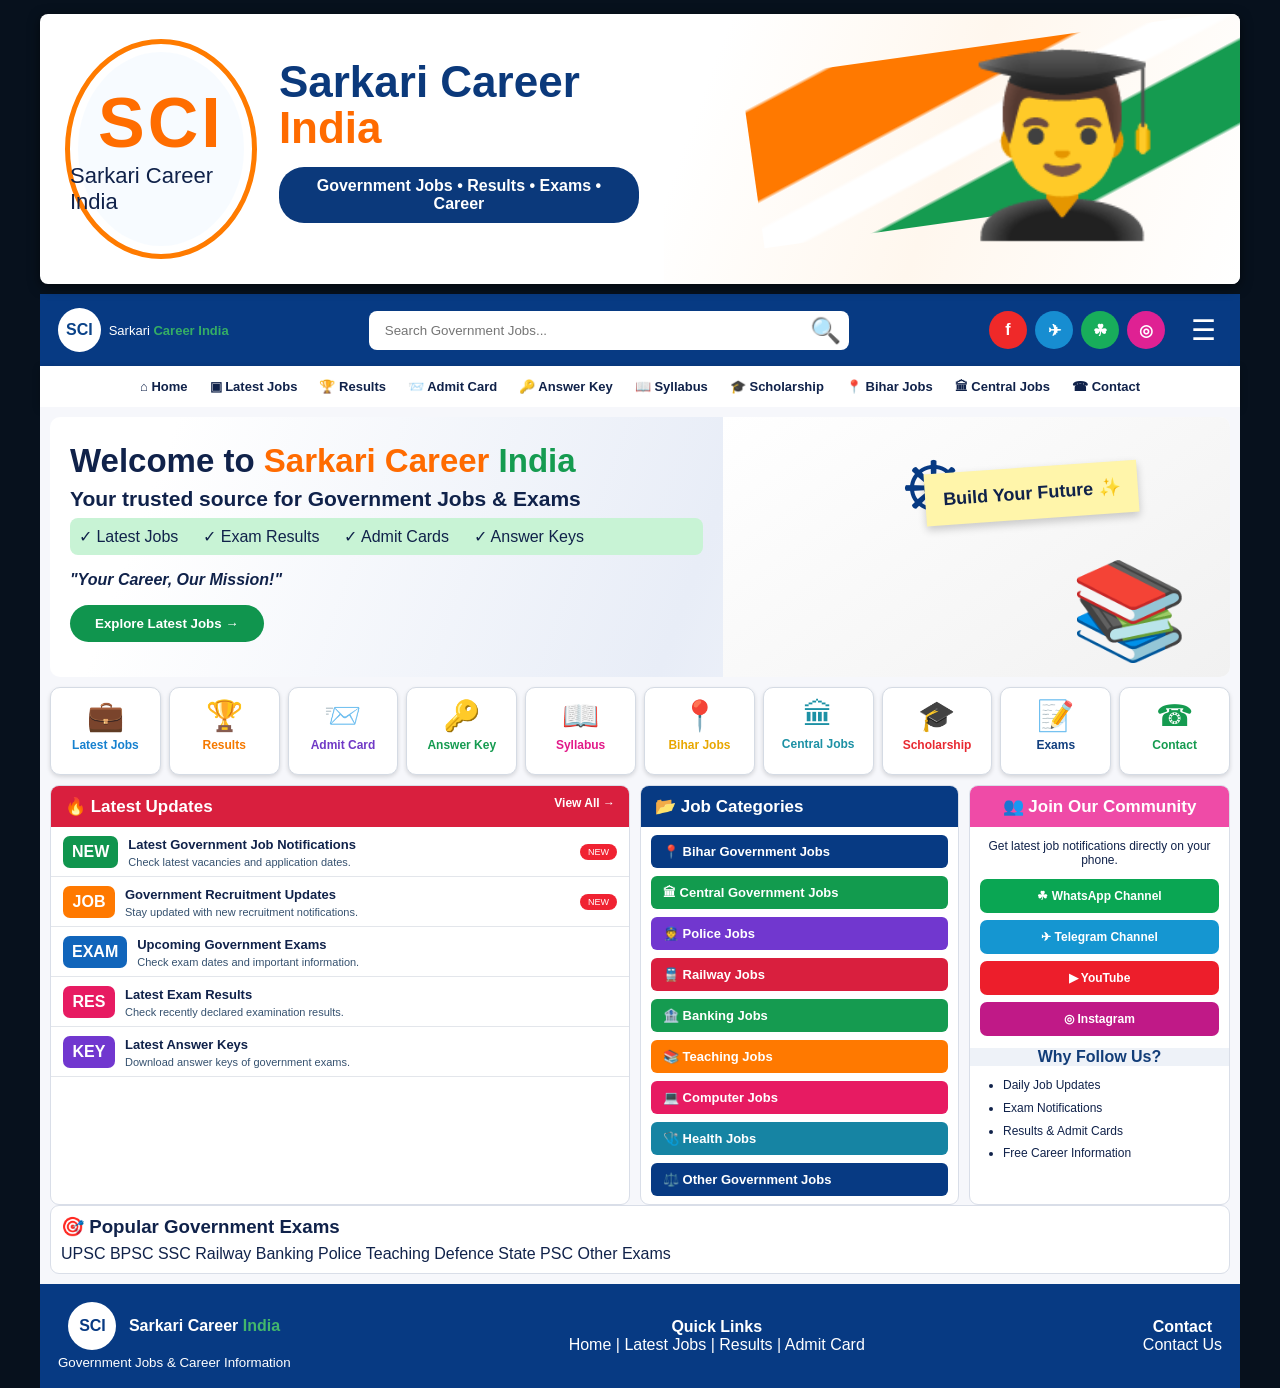
<file: index.html>
<!DOCTYPE html>
<html lang="en">
<head>

  <meta charset="UTF-8">

  <meta
    name="viewport"
    content="width=device-width, initial-scale=1.0"
  >

  <title>Sarkari Career India</title>

  <link
    rel="stylesheet"
    href="style.css"
  >

</head>


<body>


<!-- ================= HEADER ================= -->

<header class="top-header">

  <div class="brand">

    <div class="logo-circle">

      <div class="logo-main">
        SCI
      </div>

      <div class="logo-small">
        Sarkari Career India
      </div>

    </div>


    <div>

      <h1>
        Sarkari
        <span>Career</span>
        <b>India</b>
      </h1>

      <p>
        Government Jobs • Results • Exams • Career
      </p>

    </div>

  </div>


  <div class="hero-art">

    <div class="tricolor"></div>

    <div class="person">
      👨‍🎓
    </div>

  </div>

</header>



<!-- ================= NAVIGATION ================= -->

<div class="nav-wrap">


  <div class="nav-main">


    <div class="mini-brand">

      <strong>
        SCI
      </strong>

      <span>
        Sarkari
        <b>Career India</b>
      </span>

    </div>



    <div class="search">

      <input
        type="text"
        id="searchInput"
        placeholder="Search Government Jobs..."
      >

      <button onclick="searchSite()">
        🔍
      </button>

    </div>



    <div class="socials">

      <a href="#" title="Facebook">
        f
      </a>

      <a href="#" title="Telegram">
        ✈
      </a>

      <a href="#" title="WhatsApp">
        ☘
      </a>

      <a href="#" title="Instagram">
        ◎
      </a>

    </div>



    <button
      class="hamburger"
      onclick="toggleMenu()"
    >
      ☰
    </button>


  </div>



  <!-- ================= MENU ================= -->

  <nav id="navMenu">


    <a href="index.html">
      ⌂ Home
    </a>


    <a href="jobs.html">
      ▣ Latest Jobs
    </a>


    <a href="results.html">
      🏆 Results
    </a>


    <a href="admit-card.html">
      📨 Admit Card
    </a>


    <a href="answer-key.html">
      🔑 Answer Key
    </a>


    <a href="syllabus.html">
      📖 Syllabus
    </a>


    <a href="scholarship.html">
      🎓 Scholarship
    </a>


    <a href="bihar-jobs.html">
      📍 Bihar Jobs
    </a>


    <a href="central-jobs.html">
      🏛 Central Jobs
    </a>


    <a href="contact.html">
      ☎ Contact
    </a>


  </nav>


</div>



<!-- ================= MAIN ================= -->

<main>



<!-- ================= WELCOME ================= -->

<section class="welcome">


  <div class="welcome-copy">


    <h2>

      Welcome to

      <span>
        Sarkari Career
      </span>

      <em>
        India
      </em>

    </h2>


    <h3>
      Your trusted source for Government Jobs & Exams
    </h3>


    <div class="ticks">


      <span>
        ✓ Latest Jobs
      </span>


      <span>
        ✓ Exam Results
      </span>


      <span>
        ✓ Admit Cards
      </span>


      <span>
        ✓ Answer Keys
      </span>


    </div>


    <p class="quote">
      "Your Career, Our Mission!"
    </p>


    <button
      class="green-btn"
      onclick="location.href='jobs.html'"
    >
      Explore Latest Jobs →
    </button>


  </div>



  <div class="welcome-art">


    <div class="wheel">
      ☸
    </div>


    <div class="future-note">
      Build Your Future ✨
    </div>


    <div class="books">
      📚
    </div>


  </div>


</section>



<!-- ================= QUICK LINKS ================= -->

<section class="quick-grid">


  <a href="jobs.html">

    💼

    <span>
      Latest Jobs
    </span>

  </a>


  <a href="results.html">

    🏆

    <span>
      Results
    </span>

  </a>


  <a href="admit-card.html">

    📨

    <span>
      Admit Card
    </span>

  </a>


  <a href="answer-key.html">

    🔑

    <span>
      Answer Key
    </span>

  </a>


  <a href="syllabus.html">

    📖

    <span>
      Syllabus
    </span>

  </a>


  <a href="bihar-jobs.html">

    📍

    <span>
      Bihar Jobs
    </span>

  </a>


  <a href="central-jobs.html">

    🏛

    <span>
      Central Jobs
    </span>

  </a>


  <a href="scholarship.html">

    🎓

    <span>
      Scholarship
    </span>

  </a>


  <a href="exams.html">

    📝

    <span>
      Exams
    </span>

  </a>


  <a href="contact.html">

    ☎

    <span>
      Contact
    </span>

  </a>


</section>



<!-- ================= CONTENT ================= -->

<section class="content-grid">



<!-- ================= LATEST UPDATES ================= -->

<div class="panel updates">


  <div class="panel-title red">

    🔥 Latest Updates

    <a href="jobs.html">
      View All →
    </a>

  </div>



  <article>


    <time>
      NEW
    </time>


    <div>

      <strong>
        Latest Government Job Notifications
      </strong>

      <p>
        Check latest vacancies and application dates.
      </p>

    </div>


    <span class="new">
      NEW
    </span>


  </article>



  <article>


    <time>
      JOB
    </time>


    <div>

      <strong>
        Government Recruitment Updates
      </strong>

      <p>
        Stay updated with new recruitment notifications.
      </p>

    </div>


    <span class="new">
      NEW
    </span>


  </article>



  <article>


    <time>
      EXAM
    </time>


    <div>

      <strong>
        Upcoming Government Exams
      </strong>

      <p>
        Check exam dates and important information.
      </p>

    </div>


  </article>



  <article>


    <time>
      RES
    </time>


    <div>

      <strong>
        Latest Exam Results
      </strong>

      <p>
        Check recently declared examination results.
      </p>

    </div>


  </article>



  <article>


    <time>
      KEY
    </time>


    <div>

      <strong>
        Latest Answer Keys
      </strong>

      <p>
        Download answer keys of government exams.
      </p>

    </div>


  </article>


</div>



<!-- ================= CATEGORIES ================= -->

<div class="panel categories">


  <div class="panel-title blue">

    📂 Job Categories

  </div>


  <a href="bihar-jobs.html">
    📍 Bihar Government Jobs
  </a>


  <a href="central-jobs.html">
    🏛 Central Government Jobs
  </a>


  <a href="#">
    👮 Police Jobs
  </a>


  <a href="#">
    🚆 Railway Jobs
  </a>


  <a href="#">
    🏦 Banking Jobs
  </a>


  <a href="#">
    📚 Teaching Jobs
  </a>


  <a href="#">
    💻 Computer Jobs
  </a>


  <a href="#">
    🩺 Health Jobs
  </a>


  <a href="#">
    ⚖️ Other Government Jobs
  </a>


</div>



<!-- ================= COMMUNITY ================= -->

<div class="panel community">


  <div class="panel-title pink">

    👥 Join Our Community

  </div>


  <p>
    Get latest job notifications directly on your phone.
  </p>


  <a
    class="wa"
    href="#"
  >
    ☘ WhatsApp Channel
  </a>


  <a
    class="tg"
    href="#"
  >
    ✈ Telegram Channel
  </a>


  <a
    class="yt"
    href="#"
  >
    ▶ YouTube
  </a>


  <a
    class="ig"
    href="#"
  >
    ◎ Instagram
  </a>


  <div class="pale">

    <strong>
      Why Follow Us?
    </strong>

  </div>


  <ul>

    <li>
      Daily Job Updates
    </li>

    <li>
      Exam Notifications
    </li>

    <li>
      Results & Admit Cards
    </li>

    <li>
      Free Career Information
    </li>

  </ul>


</div>


</section>



<!-- ================= EXAM SECTION ================= -->

<section class="panel exam-strip">


  <h3>
    🎯 Popular Government Exams
  </h3>


  <a href="exams.html">
    UPSC
  </a>


  <a href="exams.html">
    BPSC
  </a>


  <a href="exams.html">
    SSC
  </a>


  <a href="exams.html">
    Railway
  </a>


  <a href="exams.html">
    Banking
  </a>


  <a href="exams.html">
    Police
  </a>


  <a href="exams.html">
    Teaching
  </a>


  <a href="exams.html">
    Defence
  </a>


  <a href="exams.html">
    State PSC
  </a>


  <a href="exams.html">
    Other Exams
  </a>


</section>



</main>



<!-- ================= FOOTER ================= -->

<footer id="contact">


  <div>


    <span class="footer-logo">
      SCI
    </span>


    <strong>

      Sarkari Career

      <span>
        India
      </span>

    </strong>


    <small>
      Government Jobs & Career Information
    </small>


  </div>



  <div>

    <strong>
      Quick Links
    </strong>

    <br>

    <a href="index.html">
      Home
    </a>

    |

    <a href="jobs.html">
      Latest Jobs
    </a>

    |

    <a href="results.html">
      Results
    </a>

    |

    <a href="admit-card.html">
      Admit Card
    </a>

  </div>



  <div>

    <strong>
      Contact
    </strong>

    <br>

    <a href="contact.html">
      Contact Us
    </a>

  </div>


</footer>



<!-- ================= SCRIPT ================= -->

<script>


function toggleMenu() {

  document
    .getElementById("navMenu")
    .classList
    .toggle("open");

}



function searchSite() {


  let query =
    document
      .getElementById("searchInput")
      .value
      .trim();


  if (query === "") {

    alert(
      "Please enter something to search."
    );

    return;

  }


  alert(
    "Searching for: " + query
  );


}


</script>


</body>
  </html>
</file>
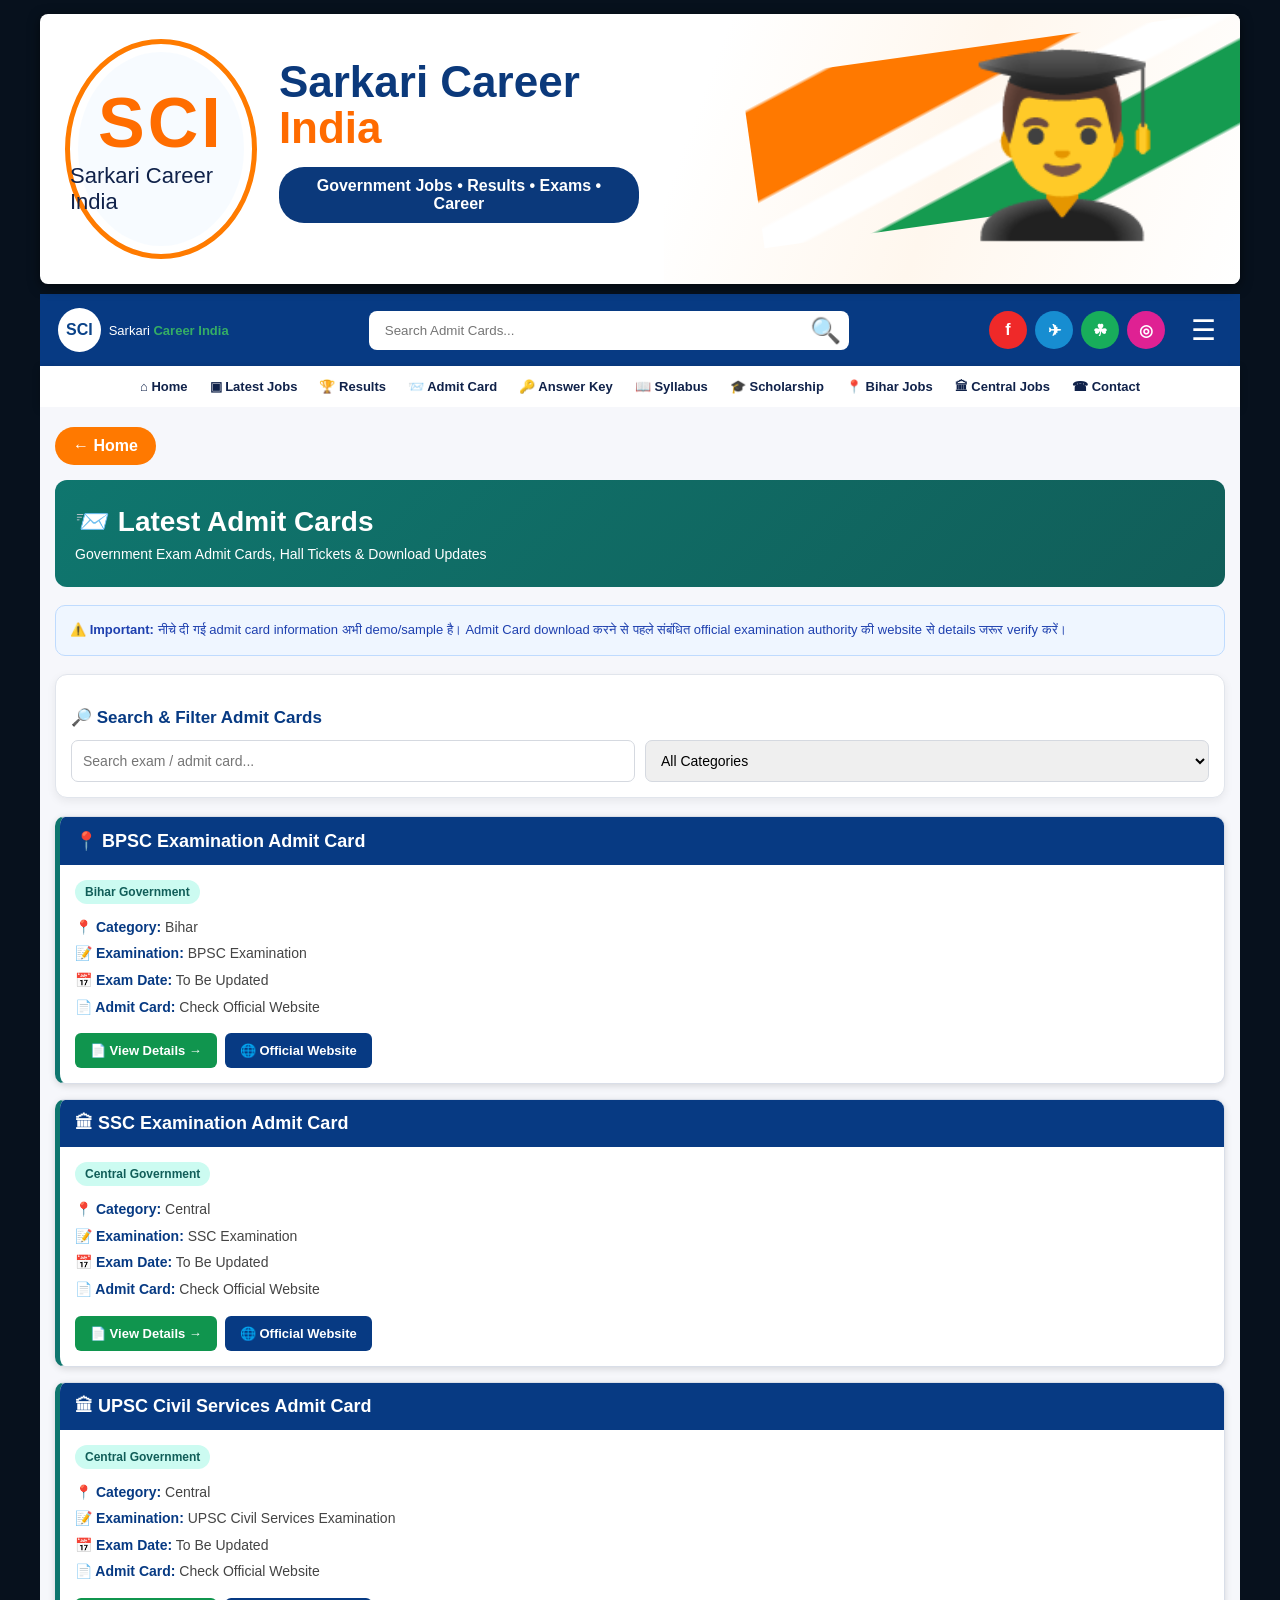
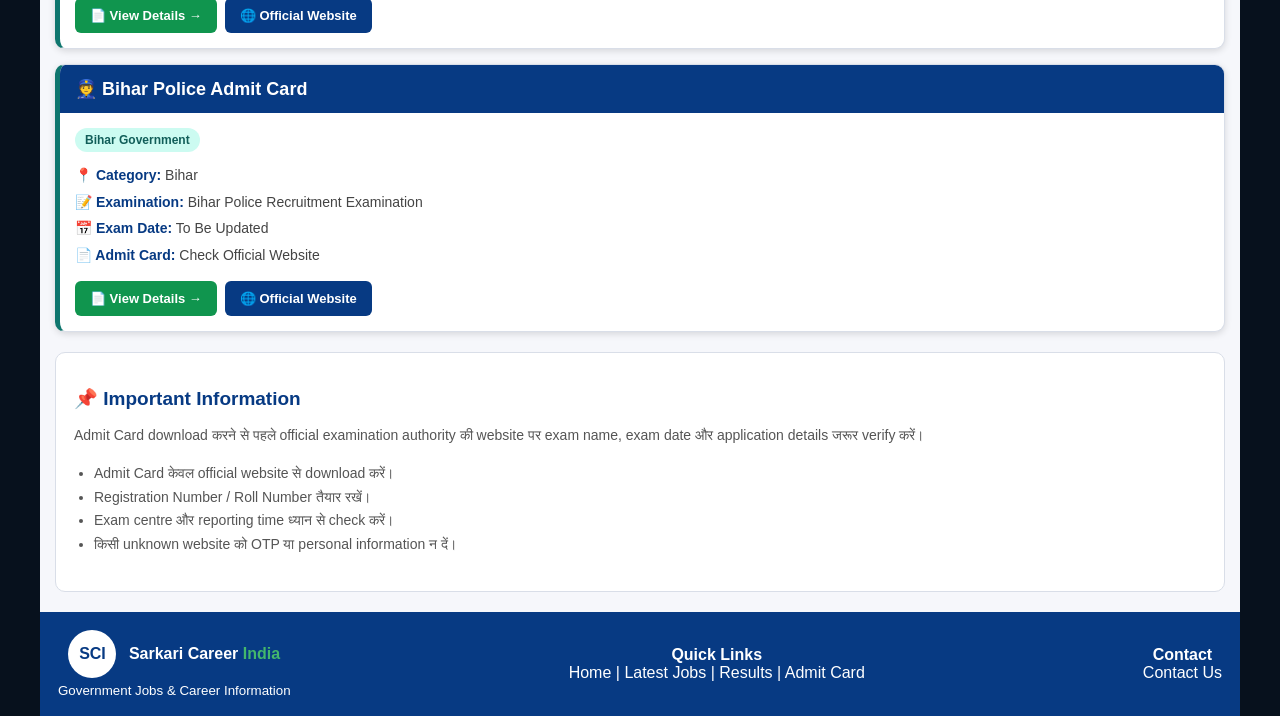
<file: admit-card.html>
<!DOCTYPE html>
<html lang="en">

<head>

  <meta charset="UTF-8">

  <meta
    name="viewport"
    content="width=device-width, initial-scale=1.0"
  >

  <title>Latest Admit Cards - Sarkari Career India</title>

  <link
    rel="stylesheet"
    href="style.css"
  >

  <style>

    /* ================= ADMIT CARD PAGE ================= */

    .admit-page {
      width: min(100%, 1200px);
      margin: auto;
      padding: 20px 15px;
      background: #f6f7fb;
    }

    .admit-heading {
      background: linear-gradient(135deg, #0f766e, #115e59);
      color: white;
      padding: 25px 20px;
      border-radius: 12px;
      margin-bottom: 18px;
    }

    .admit-heading h1 {
      margin: 0;
      font-size: 28px;
    }

    .admit-heading p {
      margin: 8px 0 0;
      font-size: 14px;
    }

    /* BACK BUTTON */

    .back-btn {
      display: inline-block;
      background: #ff7900;
      color: white;
      text-decoration: none;
      padding: 10px 18px;
      border-radius: 20px;
      font-weight: bold;
      margin-bottom: 15px;
    }

    .back-btn:hover {
      background: #e56700;
    }

    /* NOTICE */

    .admit-notice {
      background: #eff6ff;
      border: 1px solid #bfdbfe;
      color: #1e40af;
      padding: 14px;
      border-radius: 10px;
      margin-bottom: 18px;
      font-size: 13px;
      line-height: 1.6;
    }

    /* FILTER */

    .admit-filters {
      background: white;
      padding: 15px;
      border-radius: 12px;
      border: 1px solid #e1e5ec;
      box-shadow: 0 3px 10px #0001;
      margin-bottom: 18px;
    }

    .admit-filters h3 {
      color: #073a83;
      margin-bottom: 12px;
      font-size: 17px;
    }

    .filter-row {
      display: flex;
      gap: 10px;
      flex-wrap: wrap;
    }

    .filter-row input,
    .filter-row select {
      flex: 1;
      min-width: 200px;
      padding: 11px;
      border: 1px solid #d5d9e0;
      border-radius: 7px;
      font-size: 14px;
      outline: none;
    }

    .filter-row input:focus,
    .filter-row select:focus {
      border-color: #073a83;
    }

    /* ADMIT CARD */

    .admit-card-item {
      background: white;
      border: 1px solid #d9dee8;
      border-left: 5px solid #0f766e;
      border-radius: 10px;
      margin-bottom: 15px;
      overflow: hidden;
      box-shadow: 0 2px 7px #0002;
    }

    .admit-title {
      background: #073a83;
      color: white;
      padding: 13px 15px;
      font-size: 18px;
      font-weight: bold;
    }

    .admit-content {
      padding: 15px;
    }

    .admit-badge {
      display: inline-block;
      background: #ccfbf1;
      color: #115e59;
      padding: 5px 10px;
      border-radius: 20px;
      font-size: 12px;
      font-weight: bold;
      margin-bottom: 10px;
    }

    .admit-info {
      color: #444;
      font-size: 14px;
      line-height: 1.9;
    }

    .admit-info strong {
      color: #073a83;
    }

    /* BUTTONS */

    .admit-buttons {
      display: flex;
      gap: 8px;
      flex-wrap: wrap;
      margin-top: 13px;
    }

    .admit-btn {
      display: inline-block;
      padding: 10px 15px;
      border-radius: 6px;
      color: white;
      text-decoration: none;
      font-size: 13px;
      font-weight: bold;
    }

    .download-btn {
      background: #10954e;
    }

    .download-btn:hover {
      background: #087b3d;
    }

    .official-btn {
      background: #073a83;
    }

    .official-btn:hover {
      background: #052d67;
    }

    /* NO RESULT */

    .no-result {
      display: none;
      background: white;
      text-align: center;
      padding: 30px 15px;
      border-radius: 10px;
      color: #666;
      border: 1px solid #ddd;
    }

    .no-result h3 {
      color: #073a83;
      margin-bottom: 8px;
    }

    /* IMPORTANT INFORMATION */

    .important-info {
      background: white;
      padding: 18px;
      border-radius: 10px;
      border: 1px solid #d9dee8;
      margin-top: 20px;
    }

    .important-info h2 {
      color: #073a83;
      font-size: 19px;
      margin-bottom: 10px;
    }

    .important-info p,
    .important-info li {
      font-size: 14px;
      line-height: 1.7;
      color: #555;
    }

    .important-info ul {
      padding-left: 20px;
      margin-top: 8px;
    }

    /* MOBILE */

    @media (max-width: 600px) {

      .admit-page {
        padding: 12px 10px;
      }

      .admit-heading h1 {
        font-size: 23px;
      }

      .admit-heading {
        padding: 20px 15px;
      }

      .filter-row {
        flex-direction: column;
      }

      .filter-row input,
      .filter-row select {
        width: 100%;
        min-width: 100%;
      }

      .admit-title {
        font-size: 16px;
      }

    }

  </style>

</head>


<body>


<!-- ================= HEADER ================= -->

<header class="top-header">

  <div class="brand">

    <div class="logo-circle">

      <div class="logo-main">
        SCI
      </div>

      <div class="logo-small">
        Sarkari Career India
      </div>

    </div>

    <div>

      <h1>
        Sarkari
        <span>Career</span>
        <b>India</b>
      </h1>

      <p>
        Government Jobs • Results • Exams • Career
      </p>

    </div>

  </div>


  <div class="hero-art">

    <div class="tricolor"></div>

    <div class="person">
      👨‍🎓
    </div>

  </div>

</header>


<!-- ================= NAVIGATION ================= -->

<div class="nav-wrap">

  <div class="nav-main">

    <div class="mini-brand">

      <strong>
        SCI
      </strong>

      <span>
        Sarkari
        <b>Career India</b>
      </span>

    </div>


    <div class="search">

      <input
        type="text"
        id="siteSearch"
        placeholder="Search Admit Cards..."
      >

      <button onclick="siteSearch()">
        🔍
      </button>

    </div>


    <div class="socials">

      <a href="#" title="Facebook">
        f
      </a>

      <a href="#" title="Telegram">
        ✈
      </a>

      <a href="#" title="WhatsApp">
        ☘
      </a>

      <a href="#" title="Instagram">
        ◎
      </a>

    </div>


    <button
      class="hamburger"
      onclick="toggleMenu()"
    >
      ☰
    </button>

  </div>


  <nav id="navMenu">

    <a href="index.html">
      ⌂ Home
    </a>

    <a href="jobs.html">
      ▣ Latest Jobs
    </a>

    <a href="results.html">
      🏆 Results
    </a>

    <a href="admit-card.html">
      📨 Admit Card
    </a>

    <a href="answer-key.html">
      🔑 Answer Key
    </a>

    <a href="syllabus.html">
      📖 Syllabus
    </a>

    <a href="scholarship.html">
      🎓 Scholarship
    </a>

    <a href="bihar-jobs.html">
      📍 Bihar Jobs
    </a>

    <a href="central-jobs.html">
      🏛 Central Jobs
    </a>

    <a href="contact.html">
      ☎ Contact
    </a>

  </nav>

</div>


<!-- ================= MAIN ================= -->

<main class="admit-page">


  <!-- BACK -->

  <a
    href="index.html"
    class="back-btn"
  >
    ← Home
  </a>


  <!-- HEADING -->

  <section class="admit-heading">

    <h1>
      📨 Latest Admit Cards
    </h1>

    <p>
      Government Exam Admit Cards, Hall Tickets & Download Updates
    </p>

  </section>


  <!-- NOTICE -->

  <div class="admit-notice">

    ⚠️ <strong>Important:</strong>
    नीचे दी गई admit card information अभी demo/sample है।
    Admit Card download करने से पहले संबंधित official examination
    authority की website से details जरूर verify करें।

  </div>


  <!-- FILTER -->

  <section class="admit-filters">

    <h3>
      🔎 Search & Filter Admit Cards
    </h3>

    <div class="filter-row">

      <input
        type="text"
        id="admitSearch"
        placeholder="Search exam / admit card..."
        onkeyup="filterAdmitCards()"
      >


      <select
        id="admitFilter"
        onchange="filterAdmitCards()"
      >

        <option value="all">
          All Categories
        </option>

        <option value="bihar">
          📍 Bihar Government
        </option>

        <option value="central">
          🏛 Central Government
        </option>

      </select>

    </div>

  </section>


  <!-- ================= ADMIT CARD 1 ================= -->

  <article
    class="admit-card-item"
    data-category="bihar"
  >

    <div class="admit-title">
      📍 BPSC Examination Admit Card
    </div>

    <div class="admit-content">

      <span class="admit-badge">
        Bihar Government
      </span>

      <div class="admit-info">

        <strong>📍 Category:</strong>
        Bihar
        <br>

        <strong>📝 Examination:</strong>
        BPSC Examination
        <br>

        <strong>📅 Exam Date:</strong>
        To Be Updated
        <br>

        <strong>📄 Admit Card:</strong>
        Check Official Website

      </div>


      <div class="admit-buttons">

        <a
          href="bihar-jobs.html"
          class="admit-btn download-btn"
        >
          📄 View Details →
        </a>

        <a
          href="https://www.bpsc.bih.nic.in/"
          target="_blank"
          rel="noopener noreferrer"
          class="admit-btn official-btn"
        >
          🌐 Official Website
        </a>

      </div>

    </div>

  </article>


  <!-- ================= ADMIT CARD 2 ================= -->

  <article
    class="admit-card-item"
    data-category="central"
  >

    <div class="admit-title">
      🏛 SSC Examination Admit Card
    </div>

    <div class="admit-content">

      <span class="admit-badge">
        Central Government
      </span>

      <div class="admit-info">

        <strong>📍 Category:</strong>
        Central
        <br>

        <strong>📝 Examination:</strong>
        SSC Examination
        <br>

        <strong>📅 Exam Date:</strong>
        To Be Updated
        <br>

        <strong>📄 Admit Card:</strong>
        Check Official Website

      </div>


      <div class="admit-buttons">

        <a
          href="central-jobs.html"
          class="admit-btn download-btn"
        >
          📄 View Details →
        </a>

        <a
          href="https://ssc.gov.in/"
          target="_blank"
          rel="noopener noreferrer"
          class="admit-btn official-btn"
        >
          🌐 Official Website
        </a>

      </div>

    </div>

  </article>


  <!-- ================= ADMIT CARD 3 ================= -->

  <article
    class="admit-card-item"
    data-category="central"
  >

    <div class="admit-title">
      🏛 UPSC Civil Services Admit Card
    </div>

    <div class="admit-content">

      <span class="admit-badge">
        Central Government
      </span>

      <div class="admit-info">

        <strong>📍 Category:</strong>
        Central
        <br>

        <strong>📝 Examination:</strong>
        UPSC Civil Services Examination
        <br>

        <strong>📅 Exam Date:</strong>
        To Be Updated
        <br>

        <strong>📄 Admit Card:</strong>
        Check Official Website

      </div>


      <div class="admit-buttons">

        <a
          href="central-jobs.html"
          class="admit-btn download-btn"
        >
          📄 View Details →
        </a>

        <a
          href="https://upsc.gov.in/"
          target="_blank"
          rel="noopener noreferrer"
          class="admit-btn official-btn"
        >
          🌐 Official Website
        </a>

      </div>

    </div>

  </article>


  <!-- ================= ADMIT CARD 4 ================= -->

  <article
    class="admit-card-item"
    data-category="bihar"
  >

    <div class="admit-title">
      👮 Bihar Police Admit Card
    </div>

    <div class="admit-content">

      <span class="admit-badge">
        Bihar Government
      </span>

      <div class="admit-info">

        <strong>📍 Category:</strong>
        Bihar
        <br>

        <strong>📝 Examination:</strong>
        Bihar Police Recruitment Examination
        <br>

        <strong>📅 Exam Date:</strong>
        To Be Updated
        <br>

        <strong>📄 Admit Card:</strong>
        Check Official Website

      </div>


      <div class="admit-buttons">

        <a
          href="bihar-jobs.html"
          class="admit-btn download-btn"
        >
          📄 View Details →
        </a>

        <a
          href="https://csbc.bihar.gov.in/"
          target="_blank"
          rel="noopener noreferrer"
          class="admit-btn official-btn"
        >
          🌐 Official Website
        </a>

      </div>

    </div>

  </article>


  <!-- NO RESULT -->

  <div
    id="noResult"
    class="no-result"
  >

    <h3>
      😔 No Admit Card Found
    </h3>

    <p>
      Please try another search keyword or category.
    </p>

  </div>


  <!-- IMPORTANT INFORMATION -->

  <section class="important-info">

    <h2>
      📌 Important Information
    </h2>

    <p>
      Admit Card download करने से पहले official examination
      authority की website पर exam name, exam date और application
      details जरूर verify करें।
    </p>

    <ul>

      <li>
        Admit Card केवल official website से download करें।
      </li>

      <li>
        Registration Number / Roll Number तैयार रखें।
      </li>

      <li>
        Exam centre और reporting time ध्यान से check करें।
      </li>

      <li>
        किसी unknown website को OTP या personal information न दें।
      </li>

    </ul>

  </section>


</main>


<!-- ================= FOOTER ================= -->

<footer id="contact">

  <div>

    <span class="footer-logo">
      SCI
    </span>

    <strong>

      Sarkari Career

      <span>
        India
      </span>

    </strong>

    <small>
      Government Jobs & Career Information
    </small>

  </div>


  <div>

    <strong>
      Quick Links
    </strong>

    <br>

    <a href="index.html">
      Home
    </a>

    |

    <a href="jobs.html">
      Latest Jobs
    </a>

    |

    <a href="results.html">
      Results
    </a>

    |

    <a href="admit-card.html">
      Admit Card
    </a>

  </div>


  <div>

    <strong>
      Contact
    </strong>

    <br>

    <a href="contact.html">
      Contact Us
    </a>

  </div>

</footer>


<!-- ================= SCRIPT ================= -->

<script>


/* MOBILE MENU */

function toggleMenu() {

  document
    .getElementById("navMenu")
    .classList
    .toggle("open");

}


/* ADMIT CARD SEARCH + FILTER */

function filterAdmitCards() {

  let search =
    document
      .getElementById("admitSearch")
      .value
      .toLowerCase()
      .trim();


  let category =
    document
      .getElementById("admitFilter")
      .value;


  let cards =
    document.querySelectorAll(".admit-card-item");


  let visibleCards = 0;


  cards.forEach(function(card) {

    let text =
      card.innerText.toLowerCase();

    let cardCategory =
      card.getAttribute("data-category");


    let searchMatch =
      text.includes(search);


    let categoryMatch =
      category === "all" ||
      cardCategory === category;


    if (
      searchMatch &&
      categoryMatch
    ) {

      card.style.display = "block";

      visibleCards++;

    }

    else {

      card.style.display = "none";

    }

  });


  let noResult =
    document.getElementById("noResult");


  if (visibleCards === 0) {

    noResult.style.display = "block";

  }

  else {

    noResult.style.display = "none";

  }

}


/* TOP SEARCH */

function siteSearch() {

  let query =
    document
      .getElementById("siteSearch")
      .value
      .trim();


  if (query === "") {

    alert(
      "Please enter an exam name to search."
    );

    return;

  }


  document
    .getElementById("admitSearch")
    .value = query;


  filterAdmitCards();


  document
    .querySelector(".admit-filters")
    .scrollIntoView({
      behavior: "smooth"
    });

}

</script>


</body>

        </html>
</file>
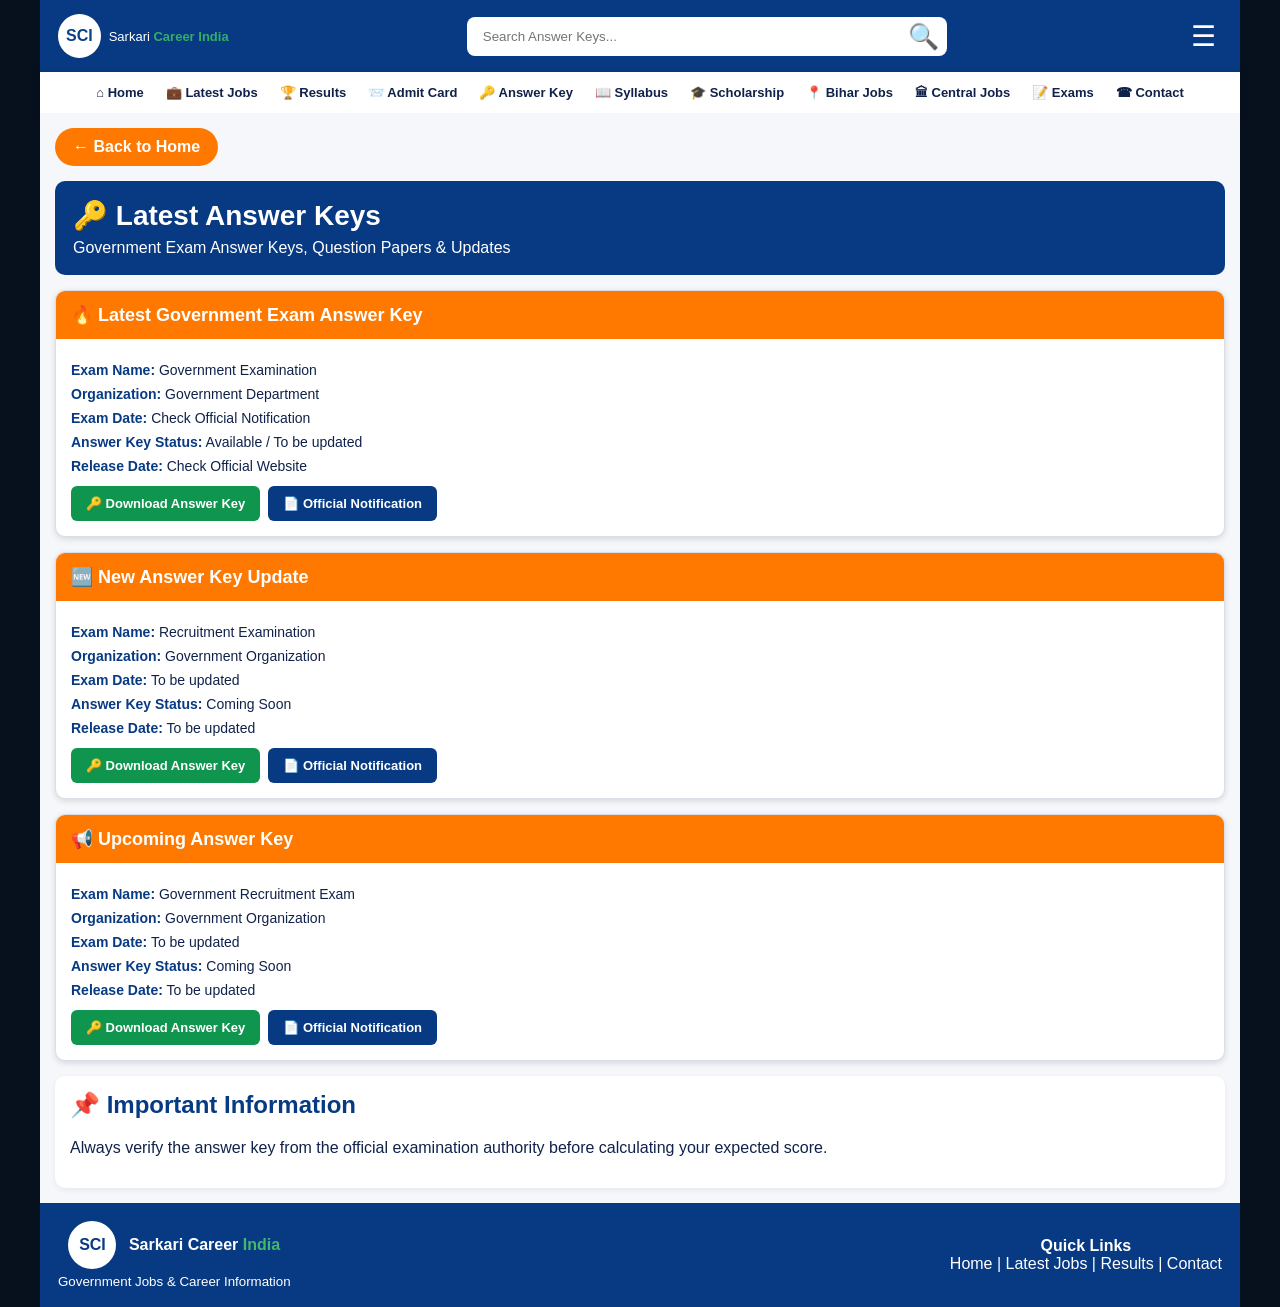
<file: answer-key.html>
<!DOCTYPE html>
<html lang="en">

<head>

  <meta charset="UTF-8">

  <meta
    name="viewport"
    content="width=device-width, initial-scale=1.0"
  >

  <title>
    Latest Answer Keys - Sarkari Career India
  </title>

  <link
    rel="stylesheet"
    href="style.css"
  >

  <style>

    .answer-page {
      width: min(100%, 1200px);
      margin: auto;
      background: #f6f7fb;
      padding: 15px;
    }

    .answer-heading {
      background: #073a83;
      color: white;
      padding: 18px;
      border-radius: 10px;
      margin-bottom: 15px;
    }

    .answer-heading h1 {
      margin: 0;
      font-size: 28px;
    }

    .answer-heading p {
      margin: 7px 0 0;
    }

    .answer-card {
      background: white;
      border: 1px solid #d9dee8;
      border-radius: 10px;
      margin-bottom: 15px;
      overflow: hidden;
      box-shadow: 0 2px 6px #0002;
    }

    .answer-title {
      background: #ff7900;
      color: white;
      padding: 13px 15px;
      font-size: 18px;
      font-weight: bold;
    }

    .answer-info {
      padding: 15px;
    }

    .answer-info p {
      margin: 8px 0;
      font-size: 14px;
    }

    .answer-info strong {
      color: #073a83;
    }

    .answer-buttons {
      display: flex;
      gap: 8px;
      flex-wrap: wrap;
      margin-top: 12px;
    }

    .answer-buttons a {
      padding: 10px 15px;
      border-radius: 6px;
      color: white;
      font-weight: bold;
      font-size: 13px;
      text-decoration: none;
    }

    .download-btn {
      background: #10954e;
    }

    .notification-btn {
      background: #073a83;
    }

    .back-btn {
      display: inline-block;
      background: #ff7900;
      color: white;
      padding: 10px 18px;
      border-radius: 20px;
      font-weight: bold;
      margin-bottom: 15px;
      text-decoration: none;
    }

    .search-message {
      display: none;
      background: #fff7ed;
      border: 1px solid #fed7aa;
      color: #9a3412;
      padding: 12px;
      border-radius: 8px;
      margin-bottom: 15px;
      font-size: 14px;
    }

    .important-info {
      background: white;
      padding: 15px;
      margin-top: 15px;
      border-radius: 10px;
      box-shadow: 0 2px 6px #0001;
    }

    .important-info h2 {
      color: #073a83;
      margin-top: 0;
    }

    @media(max-width:600px) {

      .answer-page {
        padding: 10px;
      }

      .answer-heading h1 {
        font-size: 23px;
      }

      .answer-title {
        font-size: 16px;
      }

    }

  </style>

</head>


<body>


<!-- ================= NAVIGATION ================= -->

<div class="nav-wrap">

  <div class="nav-main">

    <div class="mini-brand">

      <strong>
        SCI
      </strong>

      <span>
        Sarkari <b>Career India</b>
      </span>

    </div>


    <div class="search">

      <input
        type="text"
        id="searchInput"
        placeholder="Search Answer Keys..."
      >

      <button onclick="searchAnswerKeys()">
        🔍
      </button>

    </div>


    <button
      class="hamburger"
      onclick="toggleMenu()"
    >
      ☰
    </button>

  </div>


  <nav id="navMenu">

    <a href="index.html">
      ⌂ Home
    </a>

    <a href="jobs.html">
      💼 Latest Jobs
    </a>

    <a href="results.html">
      🏆 Results
    </a>

    <a href="admit-card.html">
      📨 Admit Card
    </a>

    <a href="answer-key.html">
      🔑 Answer Key
    </a>

    <a href="syllabus.html">
      📖 Syllabus
    </a>

    <a href="scholarship.html">
      🎓 Scholarship
    </a>

    <a href="bihar-jobs.html">
      📍 Bihar Jobs
    </a>

    <a href="central-jobs.html">
      🏛 Central Jobs
    </a>

    <a href="exams.html">
      📝 Exams
    </a>

    <a href="contact.html">
      ☎ Contact
    </a>

  </nav>

</div>



<!-- ================= MAIN ================= -->

<main class="answer-page">


  <a
    class="back-btn"
    href="index.html"
  >
    ← Back to Home
  </a>


  <section class="answer-heading">

    <h1>
      🔑 Latest Answer Keys
    </h1>

    <p>
      Government Exam Answer Keys, Question Papers & Updates
    </p>

  </section>


  <div
    id="searchMessage"
    class="search-message"
  >
  </div>



  <!-- ================= ANSWER KEY 1 ================= -->

  <article
    class="answer-card"
    data-search="government examination latest answer key"
  >

    <div class="answer-title">
      🔥 Latest Government Exam Answer Key
    </div>

    <div class="answer-info">

      <p>
        <strong>Exam Name:</strong>
        Government Examination
      </p>

      <p>
        <strong>Organization:</strong>
        Government Department
      </p>

      <p>
        <strong>Exam Date:</strong>
        Check Official Notification
      </p>

      <p>
        <strong>Answer Key Status:</strong>
        Available / To be updated
      </p>

      <p>
        <strong>Release Date:</strong>
        Check Official Website
      </p>


      <div class="answer-buttons">

        <a
          href="#"
          class="download-btn"
        >
          🔑 Download Answer Key
        </a>

        <a
          href="#"
          class="notification-btn"
        >
          📄 Official Notification
        </a>

      </div>

    </div>

  </article>



  <!-- ================= ANSWER KEY 2 ================= -->

  <article
    class="answer-card"
    data-search="new recruitment examination answer key"
  >

    <div class="answer-title">
      🆕 New Answer Key Update
    </div>

    <div class="answer-info">

      <p>
        <strong>Exam Name:</strong>
        Recruitment Examination
      </p>

      <p>
        <strong>Organization:</strong>
        Government Organization
      </p>

      <p>
        <strong>Exam Date:</strong>
        To be updated
      </p>

      <p>
        <strong>Answer Key Status:</strong>
        Coming Soon
      </p>

      <p>
        <strong>Release Date:</strong>
        To be updated
      </p>


      <div class="answer-buttons">

        <a
          href="#"
          class="download-btn"
        >
          🔑 Download Answer Key
        </a>

        <a
          href="#"
          class="notification-btn"
        >
          📄 Official Notification
        </a>

      </div>

    </div>

  </article>



  <!-- ================= ANSWER KEY 3 ================= -->

  <article
    class="answer-card"
    data-search="upcoming government recruitment answer key"
  >

    <div class="answer-title">
      📢 Upcoming Answer Key
    </div>

    <div class="answer-info">

      <p>
        <strong>Exam Name:</strong>
        Government Recruitment Exam
      </p>

      <p>
        <strong>Organization:</strong>
        Government Organization
      </p>

      <p>
        <strong>Exam Date:</strong>
        To be updated
      </p>

      <p>
        <strong>Answer Key Status:</strong>
        Coming Soon
      </p>

      <p>
        <strong>Release Date:</strong>
        To be updated
      </p>


      <div class="answer-buttons">

        <a
          href="#"
          class="download-btn"
        >
          🔑 Download Answer Key
        </a>

        <a
          href="#"
          class="notification-btn"
        >
          📄 Official Notification
        </a>

      </div>

    </div>

  </article>



  <!-- ================= IMPORTANT INFORMATION ================= -->

  <section class="important-info">

    <h2>
      📌 Important Information
    </h2>

    <p>
      Always verify the answer key from the official
      examination authority before calculating your
      expected score.
    </p>

  </section>


</main>



<!-- ================= FOOTER ================= -->

<footer>

  <div>

    <span class="footer-logo">
      SCI
    </span>

    <strong>
      Sarkari Career
      <span>India</span>
    </strong>

    <small>
      Government Jobs & Career Information
    </small>

  </div>


  <div>

    <strong>
      Quick Links
    </strong>

    <br>

    <a href="index.html">
      Home
    </a>

    |

    <a href="jobs.html">
      Latest Jobs
    </a>

    |

    <a href="results.html">
      Results
    </a>

    |

    <a href="contact.html">
      Contact
    </a>

  </div>

</footer>



<!-- ================= JAVASCRIPT ================= -->

<script>


function toggleMenu() {

  document
    .getElementById("navMenu")
    .classList
    .toggle("open");

}



function searchAnswerKeys() {

  let query =
    document
      .getElementById("searchInput")
      .value
      .trim()
      .toLowerCase();


  let cards =
    document.querySelectorAll(
      ".answer-card"
    );


  let message =
    document.getElementById(
      "searchMessage"
    );


  if (query === "") {

    cards.forEach(function(card) {

      card.style.display = "block";

    });

    message.style.display = "none";

    return;

  }


  let found = false;


  cards.forEach(function(card) {

    let text =
      card.innerText.toLowerCase();


    if (text.includes(query)) {

      card.style.display = "block";

      found = true;

    } else {

      card.style.display = "none";

    }

  });


  message.style.display = "block";


  if (found) {

    message.innerText =
      "✅ Search results found.";

  } else {

    message.innerText =
      "❌ No answer key found for: " + query;

  }

}

</script>


</body>

</html>
</file>
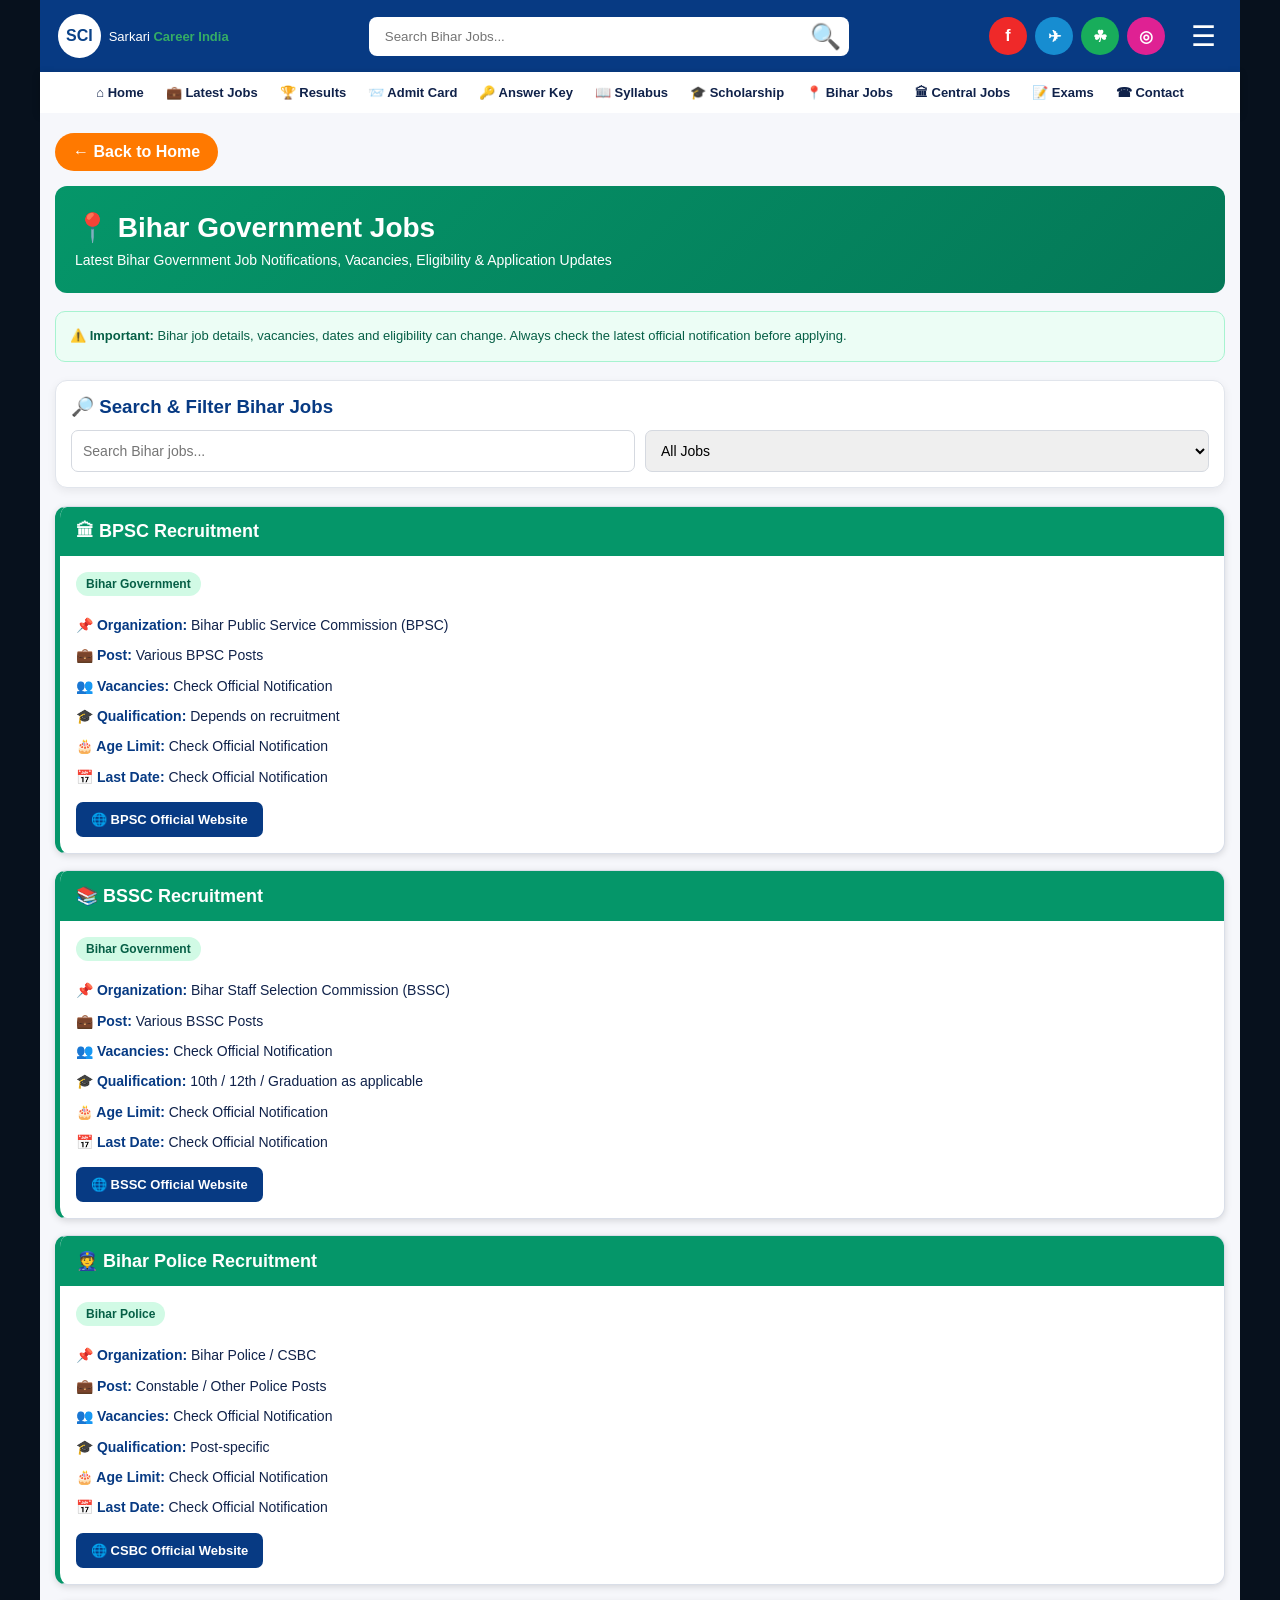
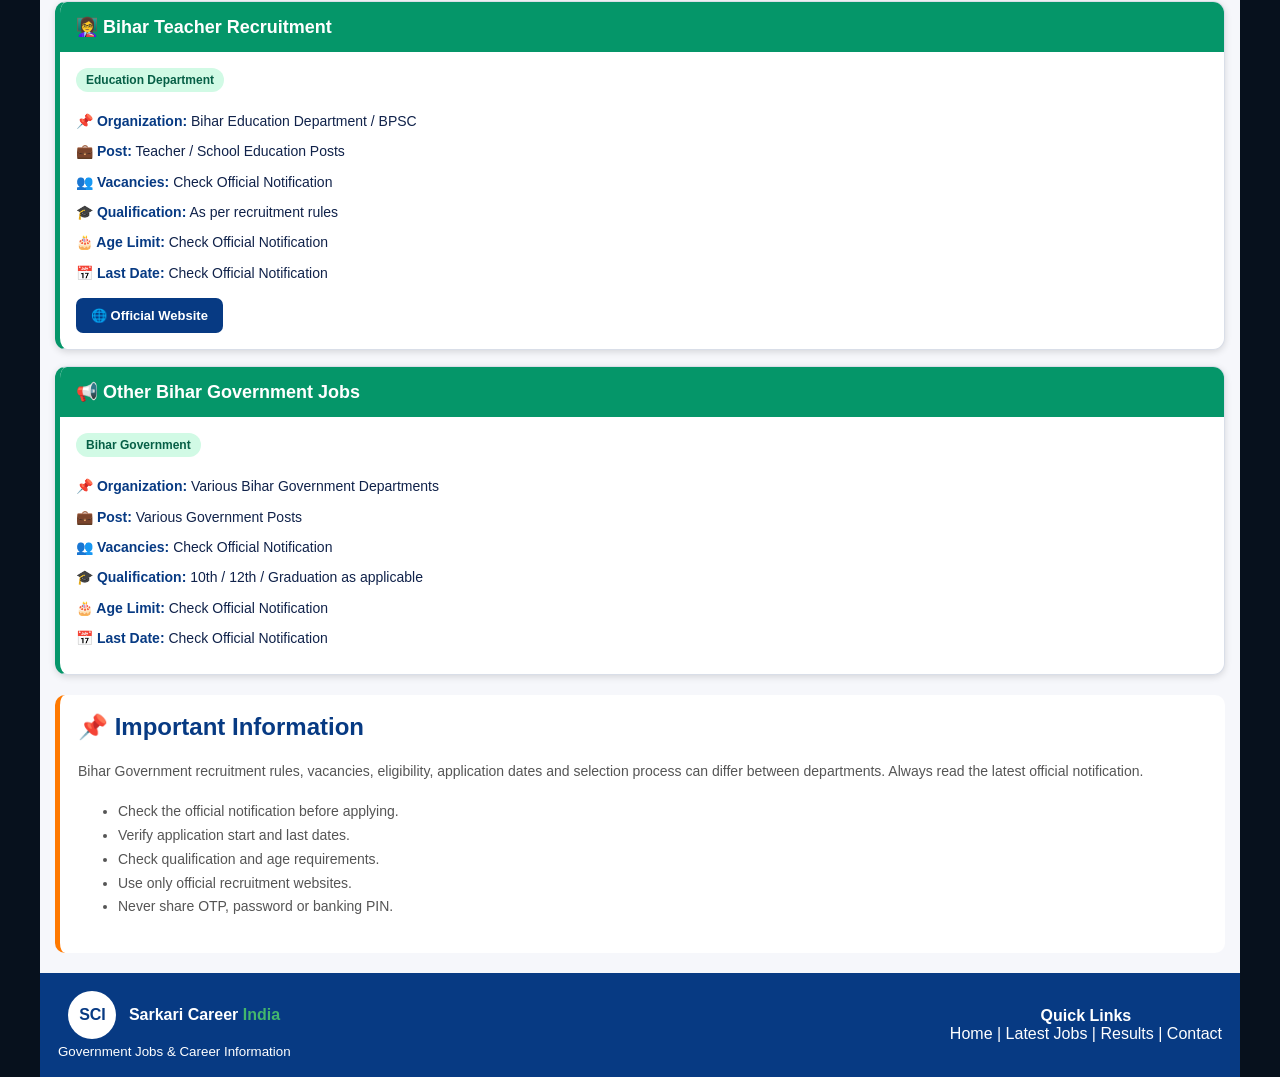
<file: bihar-jobs.html>
<!DOCTYPE html>
<html lang="en">
<head>
<meta charset="UTF-8">
<meta name="viewport" content="width=device-width, initial-scale=1.0">

<title>Bihar Government Jobs - Sarkari Career India</title>
<link rel="stylesheet" href="style.css">

<style>
.category-page{
  width:min(100%,1200px);
  margin:auto;
  background:#f6f7fb;
  padding:20px 15px;
}

.category-heading{
  background:linear-gradient(135deg,#059669,#047857);
  color:white;
  padding:25px 20px;
  border-radius:12px;
  margin-bottom:18px;
}

.category-heading h1{margin:0;font-size:28px}
.category-heading p{margin:8px 0 0;font-size:14px}

.back{
  display:inline-block;
  background:#ff7900;
  color:white;
  text-decoration:none;
  padding:10px 18px;
  border-radius:20px;
  font-weight:bold;
  margin-bottom:15px;
}

.notice{
  background:#ecfdf5;
  border:1px solid #a7f3d0;
  color:#065f46;
  padding:14px;
  border-radius:10px;
  margin-bottom:18px;
  font-size:13px;
  line-height:1.6;
}

.job-filters{
  background:white;
  padding:15px;
  border-radius:12px;
  border:1px solid #e1e5ec;
  box-shadow:0 3px 10px #0001;
  margin-bottom:18px;
}

.job-filters h3{
  color:#073a83;
  margin:0 0 12px;
}

.filter-row{
  display:flex;
  gap:10px;
  flex-wrap:wrap;
}

.filter-row input,
.filter-row select{
  flex:1;
  min-width:200px;
  padding:11px;
  border:1px solid #d5d9e0;
  border-radius:7px;
  font-size:14px;
}

.job-card{
  background:white;
  border:1px solid #d9dee8;
  border-left:5px solid #059669;
  border-radius:12px;
  margin-bottom:16px;
  overflow:hidden;
  box-shadow:0 2px 7px #0002;
}

.job-title{
  background:#059669;
  color:white;
  padding:14px 16px;
  font-size:18px;
  font-weight:bold;
}

.job-info{padding:16px}

.badge{
  display:inline-block;
  background:#d1fae5;
  color:#065f46;
  padding:5px 10px;
  border-radius:20px;
  font-size:12px;
  font-weight:bold;
  margin-bottom:10px;
}

.job-info p{
  margin:8px 0;
  font-size:14px;
  line-height:1.6;
}

.job-info strong{color:#073a83}

.buttons{
  display:flex;
  gap:8px;
  flex-wrap:wrap;
  margin-top:14px;
}

.buttons a{
  display:inline-block;
  padding:10px 15px;
  border-radius:7px;
  color:white;
  text-decoration:none;
  font-size:13px;
  font-weight:bold;
}

.notification{background:#073a83}
.apply{background:#10954e}

.no-result{
  display:none;
  background:white;
  text-align:center;
  padding:30px 15px;
  border-radius:10px;
  border:1px solid #ddd;
  color:#666;
  margin-bottom:18px;
}

.info-box{
  background:white;
  border-left:5px solid #ff7900;
  padding:18px;
  border-radius:10px;
  margin-top:20px;
}

.info-box h2{
  color:#073a83;
  margin-top:0;
}

.info-box p,
.info-box li{
  font-size:14px;
  line-height:1.7;
  color:#555;
}

@media(max-width:600px){
  .category-page{padding:12px 10px}
  .category-heading h1{font-size:23px}
  .filter-row{flex-direction:column}
  .filter-row input,
  .filter-row select{
    width:100%;
    min-width:100%;
  }
  .job-title{font-size:16px}
}
</style>
</head>

<body>

<div class="nav-wrap">
<div class="nav-main">

<div class="mini-brand">
<strong>SCI</strong>
<span>Sarkari <b>Career India</b></span>
</div>

<div class="search">
<input type="text" id="siteSearch" placeholder="Search Bihar Jobs...">
<button onclick="siteSearch()">🔍</button>
</div>

<div class="socials">
<a href="#">f</a>
<a href="#">✈</a>
<a href="#">☘</a>
<a href="#">◎</a>
</div>

<button class="hamburger" onclick="toggleMenu()">☰</button>

</div>

<nav id="navMenu">
<a href="index.html">⌂ Home</a>
<a href="jobs.html">💼 Latest Jobs</a>
<a href="results.html">🏆 Results</a>
<a href="admit-card.html">📨 Admit Card</a>
<a href="answer-key.html">🔑 Answer Key</a>
<a href="syllabus.html">📖 Syllabus</a>
<a href="scholarship.html">🎓 Scholarship</a>
<a href="bihar-jobs.html">📍 Bihar Jobs</a>
<a href="central-jobs.html">🏛 Central Jobs</a>
<a href="exams.html">📝 Exams</a>
<a href="contact.html">☎ Contact</a>
</nav>
</div>

<main class="category-page">

<a href="index.html" class="back">← Back to Home</a>

<section class="category-heading">
<h1>📍 Bihar Government Jobs</h1>
<p>Latest Bihar Government Job Notifications, Vacancies, Eligibility & Application Updates</p>
</section>

<div class="notice">
⚠️ <strong>Important:</strong>
Bihar job details, vacancies, dates and eligibility can change.
Always check the latest official notification before applying.
</div>

<section class="job-filters">
<h3>🔎 Search & Filter Bihar Jobs</h3>

<div class="filter-row">
<input type="text" id="jobSearch"
placeholder="Search Bihar jobs..."
onkeyup="filterJobs()">

<select id="categoryFilter" onchange="filterJobs()">
<option value="all">All Jobs</option>
<option value="bpsc">BPSC</option>
<option value="bssc">BSSC</option>
<option value="police">Bihar Police</option>
<option value="teacher">Teacher</option>
<option value="other">Other Bihar Jobs</option>
</select>
</div>
</section>

<article class="job-card" data-category="bpsc">
<div class="job-title">🏛 BPSC Recruitment</div>
<div class="job-info">

<span class="badge">Bihar Government</span>

<p><strong>📌 Organization:</strong> Bihar Public Service Commission (BPSC)</p>
<p><strong>💼 Post:</strong> Various BPSC Posts</p>
<p><strong>👥 Vacancies:</strong> Check Official Notification</p>
<p><strong>🎓 Qualification:</strong> Depends on recruitment</p>
<p><strong>🎂 Age Limit:</strong> Check Official Notification</p>
<p><strong>📅 Last Date:</strong> Check Official Notification</p>

<div class="buttons">
<a href="https://bpsc.bihar.gov.in/" target="_blank" class="notification">
🌐 BPSC Official Website
</a>
</div>

</div>
</article>

<article class="job-card" data-category="bssc">
<div class="job-title">📚 BSSC Recruitment</div>
<div class="job-info">

<span class="badge">Bihar Government</span>

<p><strong>📌 Organization:</strong> Bihar Staff Selection Commission (BSSC)</p>
<p><strong>💼 Post:</strong> Various BSSC Posts</p>
<p><strong>👥 Vacancies:</strong> Check Official Notification</p>
<p><strong>🎓 Qualification:</strong> 10th / 12th / Graduation as applicable</p>
<p><strong>🎂 Age Limit:</strong> Check Official Notification</p>
<p><strong>📅 Last Date:</strong> Check Official Notification</p>

<div class="buttons">
<a href="https://bssc.bihar.gov.in/" target="_blank" class="notification">
🌐 BSSC Official Website
</a>
</div>

</div>
</article>

<article class="job-card" data-category="police">
<div class="job-title">👮 Bihar Police Recruitment</div>
<div class="job-info">

<span class="badge">Bihar Police</span>

<p><strong>📌 Organization:</strong> Bihar Police / CSBC</p>
<p><strong>💼 Post:</strong> Constable / Other Police Posts</p>
<p><strong>👥 Vacancies:</strong> Check Official Notification</p>
<p><strong>🎓 Qualification:</strong> Post-specific</p>
<p><strong>🎂 Age Limit:</strong> Check Official Notification</p>
<p><strong>📅 Last Date:</strong> Check Official Notification</p>

<div class="buttons">
<a href="https://csbc.bihar.gov.in/" target="_blank" class="notification">
🌐 CSBC Official Website
</a>
</div>

</div>
</article>

<article class="job-card" data-category="teacher">
<div class="job-title">👩‍🏫 Bihar Teacher Recruitment</div>
<div class="job-info">

<span class="badge">Education Department</span>

<p><strong>📌 Organization:</strong> Bihar Education Department / BPSC</p>
<p><strong>💼 Post:</strong> Teacher / School Education Posts</p>
<p><strong>👥 Vacancies:</strong> Check Official Notification</p>
<p><strong>🎓 Qualification:</strong> As per recruitment rules</p>
<p><strong>🎂 Age Limit:</strong> Check Official Notification</p>
<p><strong>📅 Last Date:</strong> Check Official Notification</p>

<div class="buttons">
<a href="https://bpsc.bihar.gov.in/" target="_blank" class="notification">
🌐 Official Website
</a>
</div>

</div>
</article>

<article class="job-card" data-category="other">
<div class="job-title">📢 Other Bihar Government Jobs</div>
<div class="job-info">

<span class="badge">Bihar Government</span>

<p><strong>📌 Organization:</strong> Various Bihar Government Departments</p>
<p><strong>💼 Post:</strong> Various Government Posts</p>
<p><strong>👥 Vacancies:</strong> Check Official Notification</p>
<p><strong>🎓 Qualification:</strong> 10th / 12th / Graduation as applicable</p>
<p><strong>🎂 Age Limit:</strong> Check Official Notification</p>
<p><strong>📅 Last Date:</strong> Check Official Notification</p>

</div>
</article>

<div id="noResult" class="no-result">
<h3>😔 No Job Found</h3>
<p>Please try another keyword or category.</p>
</div>

<section class="info-box">
<h2>📌 Important Information</h2>

<p>
Bihar Government recruitment rules, vacancies, eligibility,
application dates and selection process can differ between
departments. Always read the latest official notification.
</p>

<ul>
<li>Check the official notification before applying.</li>
<li>Verify application start and last dates.</li>
<li>Check qualification and age requirements.</li>
<li>Use only official recruitment websites.</li>
<li>Never share OTP, password or banking PIN.</li>
</ul>
</section>

</main>

<footer>
<div>
<span class="footer-logo">SCI</span>
<strong>Sarkari Career <span>India</span></strong>
<small>Government Jobs & Career Information</small>
</div>

<div>
<strong>Quick Links</strong><br>
<a href="index.html">Home</a> |
<a href="jobs.html">Latest Jobs</a> |
<a href="results.html">Results</a> |
<a href="contact.html">Contact</a>
</div>
</footer>

<script>
function toggleMenu(){
document.getElementById("navMenu").classList.toggle("open");
}

function filterJobs(){

let search=document.getElementById("jobSearch").value.toLowerCase().trim();
let category=document.getElementById("categoryFilter").value;
let cards=document.querySelectorAll(".job-card");
let visible=0;

cards.forEach(function(card){

let text=card.innerText.toLowerCase();
let cardCategory=card.getAttribute("data-category");

if(text.includes(search) &&
(category==="all" || cardCategory===category)){
card.style.display="block";
visible++;
}else{
card.style.display="none";
}

});

document.getElementById("noResult").style.display=
visible===0 ? "block" : "none";
}

function siteSearch(){

let query=document.getElementById("siteSearch").value.trim();

if(query===""){
alert("Please enter a Bihar job name to search.");
return;
}

document.getElementById("jobSearch").value=query;
filterJobs();

document.querySelector(".job-filters").scrollIntoView({
behavior:"smooth"
});
}
</script>

</body>
  </html>
</file>
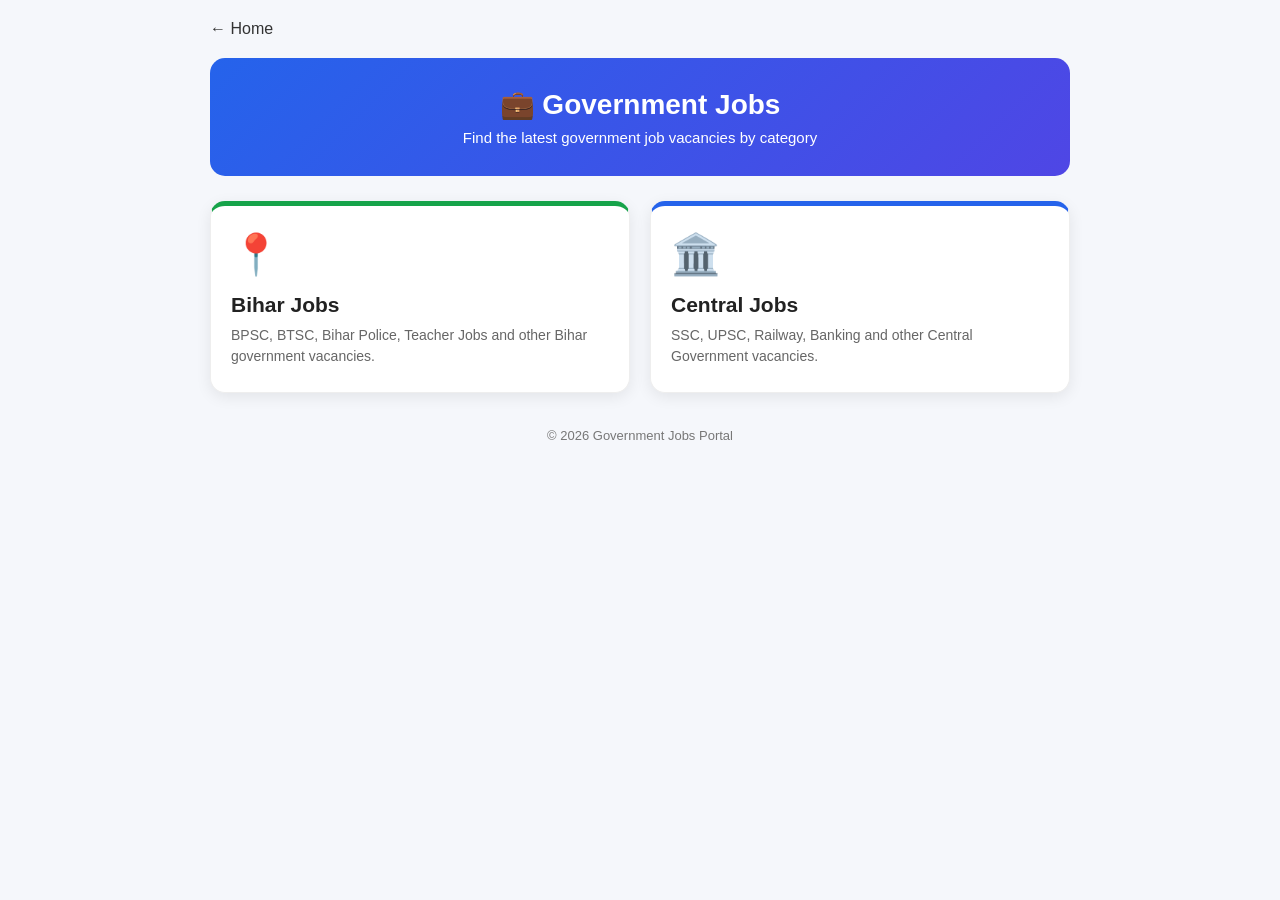
<file: category.html>
<!DOCTYPE html>
<html lang="en">
<head>
    <meta charset="UTF-8">
    <meta name="viewport" content="width=device-width, initial-scale=1.0">

    <title>Jobs Category</title>

    <style>
        * {
            margin: 0;
            padding: 0;
            box-sizing: border-box;
            font-family: Arial, sans-serif;
        }

        body {
            background: #f5f7fb;
            color: #222;
        }

        .container {
            max-width: 900px;
            margin: auto;
            padding: 20px;
        }

        .back {
            display: inline-block;
            text-decoration: none;
            color: #333;
            font-size: 16px;
            margin-bottom: 20px;
        }

        .header {
            background: linear-gradient(135deg, #2563eb, #4f46e5);
            color: white;
            padding: 30px 20px;
            border-radius: 15px;
            text-align: center;
            margin-bottom: 25px;
        }

        .header h1 {
            font-size: 28px;
            margin-bottom: 8px;
        }

        .header p {
            font-size: 15px;
        }

        .categories {
            display: grid;
            grid-template-columns: repeat(2, 1fr);
            gap: 20px;
        }

        .category-card {
            background: white;
            border-radius: 15px;
            padding: 25px 20px;
            text-decoration: none;
            color: #222;
            box-shadow: 0 4px 15px rgba(0,0,0,0.08);
            transition: 0.3s;
            border: 1px solid #eee;
        }

        .category-card:hover {
            transform: translateY(-5px);
            box-shadow: 0 8px 20px rgba(0,0,0,0.12);
        }

        .icon {
            font-size: 40px;
            margin-bottom: 15px;
        }

        .category-card h2 {
            font-size: 21px;
            margin-bottom: 8px;
        }

        .category-card p {
            color: #666;
            font-size: 14px;
            line-height: 1.5;
        }

        .bihar {
            border-top: 5px solid #16a34a;
        }

        .central {
            border-top: 5px solid #2563eb;
        }

        .footer {
            text-align: center;
            margin-top: 35px;
            color: #777;
            font-size: 13px;
        }

        @media (max-width: 600px) {
            .categories {
                grid-template-columns: 1fr;
            }

            .header h1 {
                font-size: 24px;
            }
        }
    </style>
</head>

<body>

    <div class="container">

        <a href="index.html" class="back">← Home</a>

        <div class="header">
            <h1>💼 Government Jobs</h1>
            <p>Find the latest government job vacancies by category</p>
        </div>

        <div class="categories">

            <!-- Bihar Jobs -->
            <a href="bihar-jobs.html" class="category-card bihar">
                <div class="icon">📍</div>

                <h2>Bihar Jobs</h2>

                <p>
                    BPSC, BTSC, Bihar Police, Teacher Jobs
                    and other Bihar government vacancies.
                </p>
            </a>


            <!-- Central Jobs -->
            <a href="central-jobs.html" class="category-card central">
                <div class="icon">🏛️</div>

                <h2>Central Jobs</h2>

                <p>
                    SSC, UPSC, Railway, Banking and other
                    Central Government vacancies.
                </p>
            </a>

        </div>

        <div class="footer">
            <p>© 2026 Government Jobs Portal</p>
        </div>

    </div>

</body>
</html>
</file>
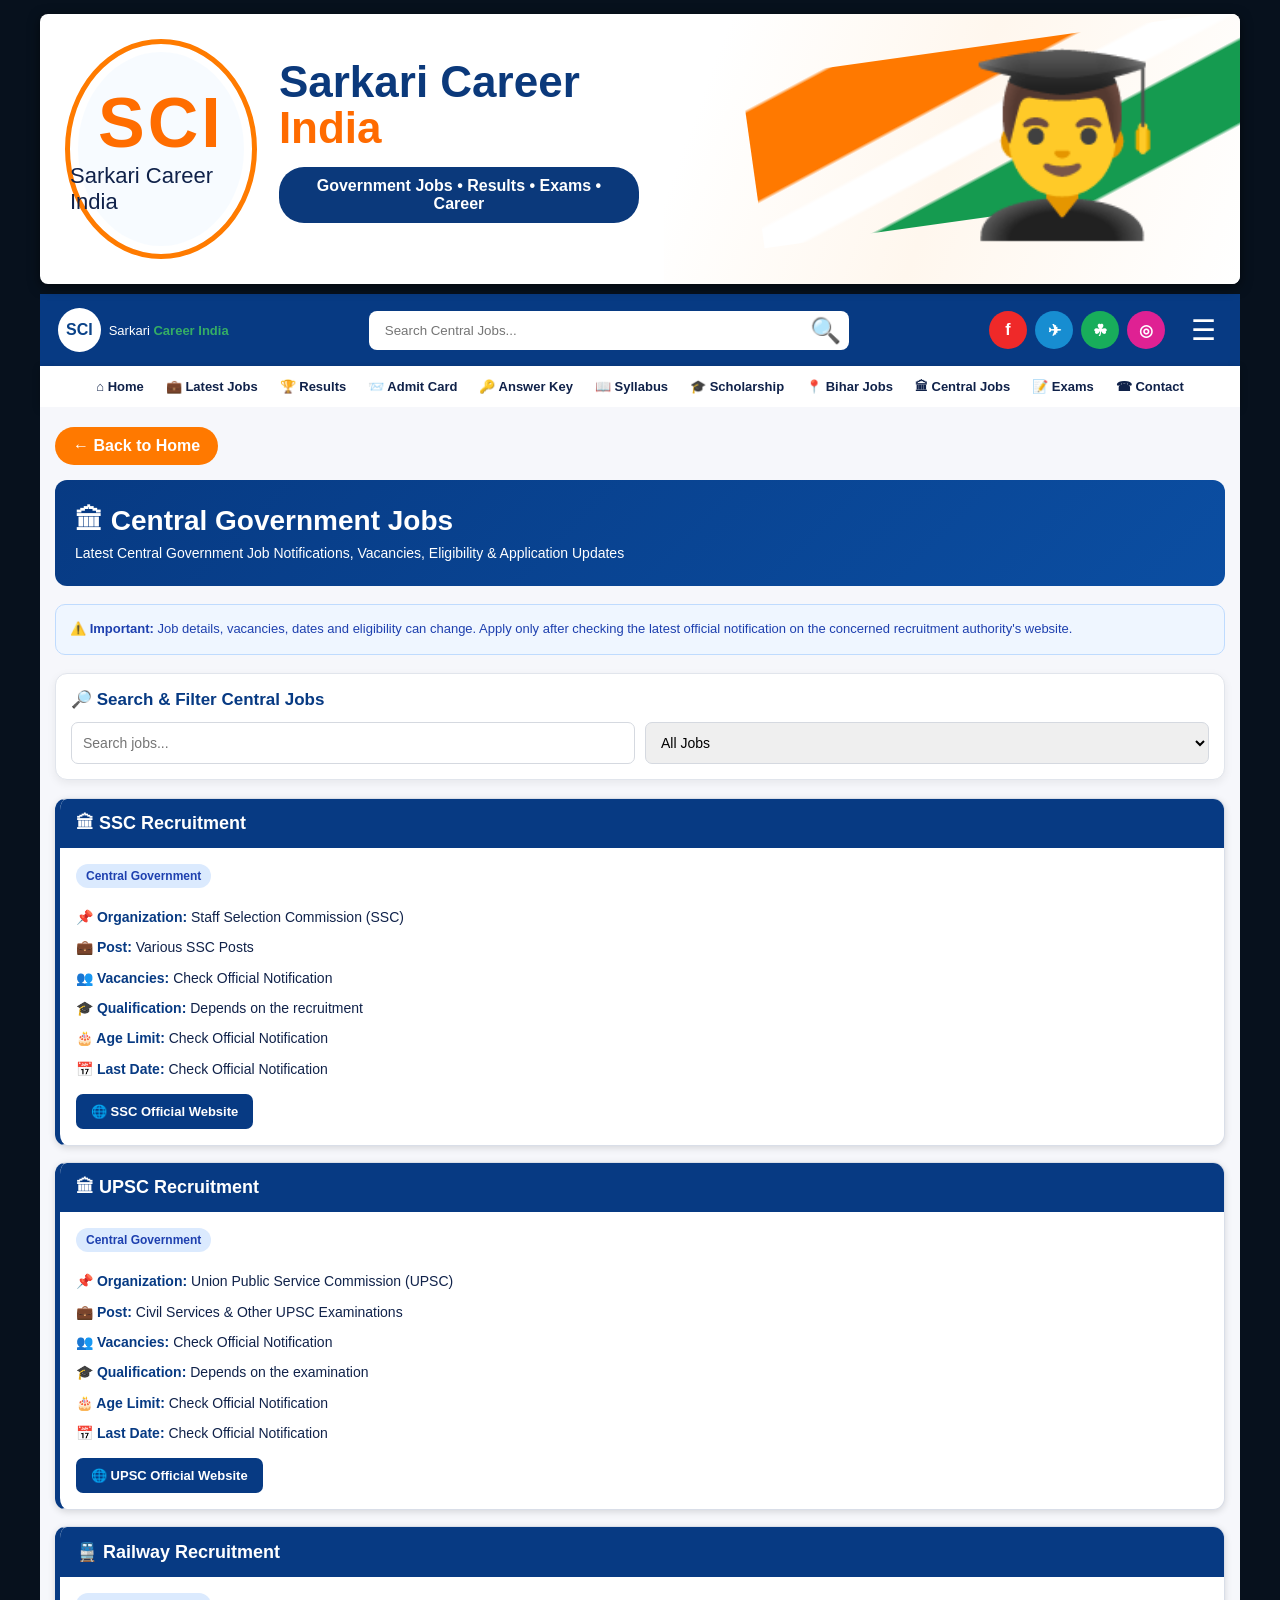
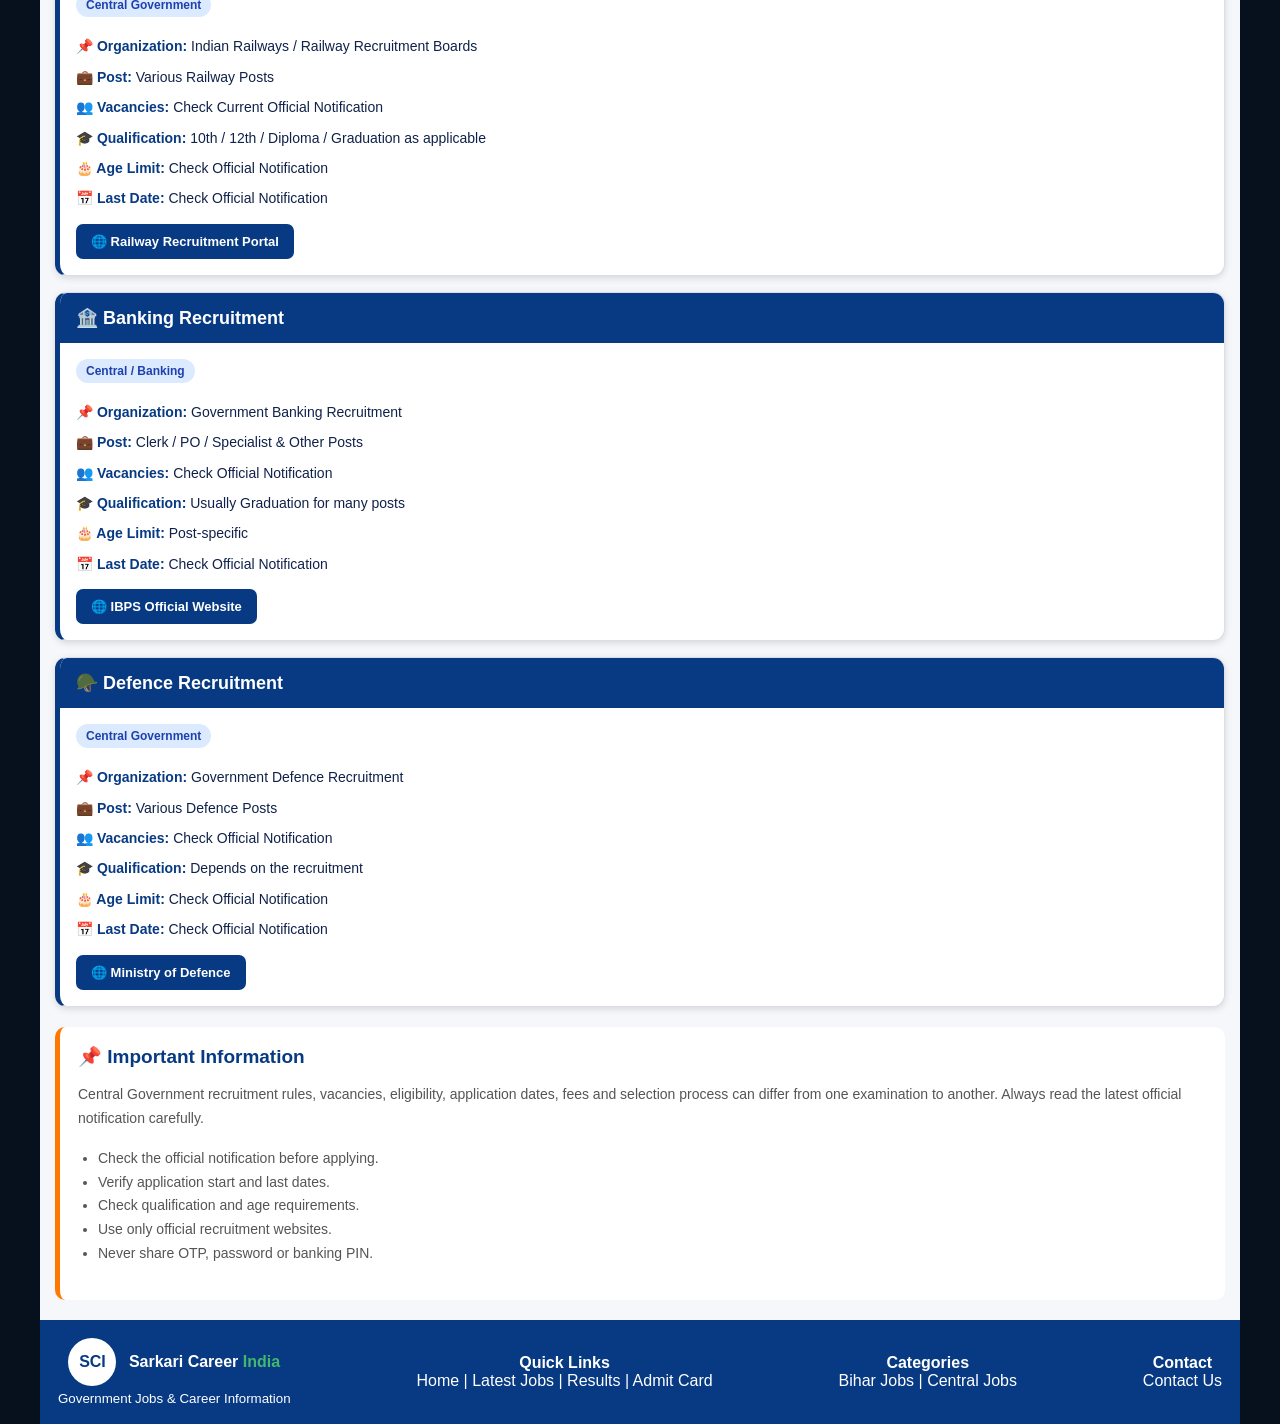
<file: central-jobs.html>
<!DOCTYPE html>
<html lang="en">
<head>

<meta charset="UTF-8">

<meta name="viewport"
      content="width=device-width, initial-scale=1.0">

<title>Central Government Jobs - Sarkari Career India</title>

<link rel="stylesheet" href="style.css">

<style>

/* ================= PAGE ================= */

.category-page{
  width:min(100%,1200px);
  margin:auto;
  background:#f6f7fb;
  padding:20px 15px;
}

/* ================= HEADING ================= */

.category-heading{
  background:linear-gradient(135deg,#073a83,#0b4ea2);
  color:white;
  padding:25px 20px;
  border-radius:12px;
  margin-bottom:18px;
}

.category-heading h1{
  margin:0;
  font-size:28px;
}

.category-heading p{
  margin:8px 0 0;
  font-size:14px;
}

/* ================= BACK ================= */

.back{
  display:inline-block;
  background:#ff7900;
  color:white;
  text-decoration:none;
  padding:10px 18px;
  border-radius:20px;
  font-weight:bold;
  margin-bottom:15px;
}

.back:hover{
  background:#e56700;
}

/* ================= NOTICE ================= */

.notice{
  background:#eff6ff;
  border:1px solid #bfdbfe;
  color:#1e40af;
  padding:14px;
  border-radius:10px;
  margin-bottom:18px;
  font-size:13px;
  line-height:1.6;
}

/* ================= FILTER ================= */

.job-filters{
  background:white;
  padding:15px;
  border-radius:12px;
  border:1px solid #e1e5ec;
  box-shadow:0 3px 10px #0001;
  margin-bottom:18px;
}

.job-filters h3{
  color:#073a83;
  margin:0 0 12px;
  font-size:17px;
}

.filter-row{
  display:flex;
  gap:10px;
  flex-wrap:wrap;
}

.filter-row input,
.filter-row select{
  flex:1;
  min-width:200px;
  padding:11px;
  border:1px solid #d5d9e0;
  border-radius:7px;
  font-size:14px;
  outline:none;
}

.filter-row input:focus,
.filter-row select:focus{
  border-color:#073a83;
}

/* ================= JOB CARD ================= */

.job-card{
  background:white;
  border:1px solid #d9dee8;
  border-left:5px solid #073a83;
  border-radius:12px;
  margin-bottom:16px;
  overflow:hidden;
  box-shadow:0 2px 7px #0002;
}

.job-title{
  background:#073a83;
  color:white;
  padding:14px 16px;
  font-size:18px;
  font-weight:bold;
}

.job-info{
  padding:16px;
}

.badge{
  display:inline-block;
  background:#dbeafe;
  color:#1e40af;
  padding:5px 10px;
  border-radius:20px;
  font-size:12px;
  font-weight:bold;
  margin-bottom:10px;
}

.job-info p{
  margin:8px 0;
  font-size:14px;
  line-height:1.6;
}

.job-info strong{
  color:#073a83;
}

/* ================= BUTTONS ================= */

.buttons{
  display:flex;
  gap:8px;
  flex-wrap:wrap;
  margin-top:14px;
}

.buttons a{
  display:inline-block;
  padding:10px 15px;
  border-radius:7px;
  color:white;
  text-decoration:none;
  font-size:13px;
  font-weight:bold;
}

.notification{
  background:#073a83;
}

.notification:hover{
  background:#052d67;
}

.apply{
  background:#10954e;
}

.apply:hover{
  background:#087b3d;
}

/* ================= NO RESULT ================= */

.no-result{
  display:none;
  background:white;
  text-align:center;
  padding:30px 15px;
  border-radius:10px;
  border:1px solid #ddd;
  color:#666;
  margin-bottom:18px;
}

.no-result h3{
  color:#073a83;
  margin-bottom:8px;
}

/* ================= INFO ================= */

.info-box{
  background:white;
  border-left:5px solid #ff7900;
  padding:18px;
  border-radius:10px;
  margin-top:20px;
}

.info-box h2{
  color:#073a83;
  margin-top:0;
  font-size:19px;
}

.info-box p,
.info-box li{
  font-size:14px;
  line-height:1.7;
  color:#555;
}

.info-box ul{
  padding-left:20px;
}

/* ================= MOBILE ================= */

@media(max-width:600px){

  .category-page{
    padding:12px 10px;
  }

  .category-heading{
    padding:20px 15px;
  }

  .category-heading h1{
    font-size:23px;
  }

  .filter-row{
    flex-direction:column;
  }

  .filter-row input,
  .filter-row select{
    width:100%;
    min-width:100%;
  }

  .job-title{
    font-size:16px;
  }

}

</style>

</head>


<body>


<!-- ================= HEADER ================= -->

<header class="top-header">

<div class="brand">

<div class="logo-circle">

<div class="logo-main">
SCI
</div>

<div class="logo-small">
Sarkari Career India
</div>

</div>


<div>

<h1>
Sarkari
<span>Career</span>
<b>India</b>
</h1>

<p>
Government Jobs • Results • Exams • Career
</p>

</div>

</div>


<div class="hero-art">

<div class="tricolor"></div>

<div class="person">
👨‍🎓
</div>

</div>

</header>


<!-- ================= NAVIGATION ================= -->

<div class="nav-wrap">

<div class="nav-main">

<div class="mini-brand">

<strong>
SCI
</strong>

<span>
Sarkari <b>Career India</b>
</span>

</div>


<div class="search">

<input
type="text"
id="siteSearch"
placeholder="Search Central Jobs..."
>

<button onclick="siteSearch()">
🔍
</button>

</div>


<div class="socials">

<a href="#" title="Facebook">
f
</a>

<a href="#" title="Telegram">
✈
</a>

<a href="#" title="WhatsApp">
☘
</a>

<a href="#" title="Instagram">
◎
</a>

</div>


<button
class="hamburger"
onclick="toggleMenu()"
>
☰
</button>

</div>


<nav id="navMenu">

<a href="index.html">
⌂ Home
</a>

<a href="jobs.html">
💼 Latest Jobs
</a>

<a href="results.html">
🏆 Results
</a>

<a href="admit-card.html">
📨 Admit Card
</a>

<a href="answer-key.html">
🔑 Answer Key
</a>

<a href="syllabus.html">
📖 Syllabus
</a>

<a href="scholarship.html">
🎓 Scholarship
</a>

<a href="bihar-jobs.html">
📍 Bihar Jobs
</a>

<a href="central-jobs.html">
🏛 Central Jobs
</a>

<a href="exams.html">
📝 Exams
</a>

<a href="contact.html">
☎ Contact
</a>

</nav>

</div>


<!-- ================= MAIN ================= -->

<main class="category-page">


<a
href="index.html"
class="back"
>
← Back to Home
</a>


<section class="category-heading">

<h1>
🏛 Central Government Jobs
</h1>

<p>
Latest Central Government Job Notifications,
Vacancies, Eligibility & Application Updates
</p>

</section>


<!-- ================= NOTICE ================= -->

<div class="notice">

⚠️ <strong>Important:</strong>
Job details, vacancies, dates and eligibility can change.
Apply only after checking the latest official notification
on the concerned recruitment authority's website.

</div>


<!-- ================= FILTER ================= -->

<section class="job-filters">

<h3>
🔎 Search & Filter Central Jobs
</h3>


<div class="filter-row">

<input
type="text"
id="jobSearch"
placeholder="Search jobs..."
onkeyup="filterJobs()"
>


<select
id="categoryFilter"
onchange="filterJobs()"
>

<option value="all">
All Jobs
</option>

<option value="ssc">
SSC
</option>

<option value="upsc">
UPSC
</option>

<option value="railway">
Railway
</option>

<option value="banking">
Banking
</option>

<option value="defence">
Defence
</option>

</select>

</div>

</section>


<!-- ================= JOB 1 ================= -->

<article
class="job-card"
data-category="ssc"
>

<div class="job-title">
🏛 SSC Recruitment
</div>


<div class="job-info">

<span class="badge">
Central Government
</span>


<p>
<strong>📌 Organization:</strong>
Staff Selection Commission (SSC)
</p>

<p>
<strong>💼 Post:</strong>
Various SSC Posts
</p>

<p>
<strong>👥 Vacancies:</strong>
Check Official Notification
</p>

<p>
<strong>🎓 Qualification:</strong>
Depends on the recruitment
</p>

<p>
<strong>🎂 Age Limit:</strong>
Check Official Notification
</p>

<p>
<strong>📅 Last Date:</strong>
Check Official Notification
</p>


<div class="buttons">

<a
href="https://ssc.gov.in/"
target="_blank"
rel="noopener noreferrer"
class="notification"
>
🌐 SSC Official Website
</a>

</div>

</div>

</article>


<!-- ================= JOB 2 ================= -->

<article
class="job-card"
data-category="upsc"
>

<div class="job-title">
🏛 UPSC Recruitment
</div>


<div class="job-info">

<span class="badge">
Central Government
</span>


<p>
<strong>📌 Organization:</strong>
Union Public Service Commission (UPSC)
</p>

<p>
<strong>💼 Post:</strong>
Civil Services & Other UPSC Examinations
</p>

<p>
<strong>👥 Vacancies:</strong>
Check Official Notification
</p>

<p>
<strong>🎓 Qualification:</strong>
Depends on the examination
</p>

<p>
<strong>🎂 Age Limit:</strong>
Check Official Notification
</p>

<p>
<strong>📅 Last Date:</strong>
Check Official Notification
</p>


<div class="buttons">

<a
href="https://upsc.gov.in/"
target="_blank"
rel="noopener noreferrer"
class="notification"
>
🌐 UPSC Official Website
</a>

</div>

</div>

</article>


<!-- ================= JOB 3 ================= -->

<article
class="job-card"
data-category="railway"
>

<div class="job-title">
🚆 Railway Recruitment
</div>


<div class="job-info">

<span class="badge">
Central Government
</span>


<p>
<strong>📌 Organization:</strong>
Indian Railways / Railway Recruitment Boards
</p>

<p>
<strong>💼 Post:</strong>
Various Railway Posts
</p>

<p>
<strong>👥 Vacancies:</strong>
Check Current Official Notification
</p>

<p>
<strong>🎓 Qualification:</strong>
10th / 12th / Diploma / Graduation
as applicable
</p>

<p>
<strong>🎂 Age Limit:</strong>
Check Official Notification
</p>

<p>
<strong>📅 Last Date:</strong>
Check Official Notification
</p>


<div class="buttons">

<a
href="https://www.rrbapply.gov.in/"
target="_blank"
rel="noopener noreferrer"
class="notification"
>
🌐 Railway Recruitment Portal
</a>

</div>

</div>

</article>


<!-- ================= JOB 4 ================= -->

<article
class="job-card"
data-category="banking"
>

<div class="job-title">
🏦 Banking Recruitment
</div>


<div class="job-info">

<span class="badge">
Central / Banking
</span>


<p>
<strong>📌 Organization:</strong>
Government Banking Recruitment
</p>

<p>
<strong>💼 Post:</strong>
Clerk / PO / Specialist & Other Posts
</p>

<p>
<strong>👥 Vacancies:</strong>
Check Official Notification
</p>

<p>
<strong>🎓 Qualification:</strong>
Usually Graduation for many posts
</p>

<p>
<strong>🎂 Age Limit:</strong>
Post-specific
</p>

<p>
<strong>📅 Last Date:</strong>
Check Official Notification
</p>


<div class="buttons">

<a
href="https://www.ibps.in/"
target="_blank"
rel="noopener noreferrer"
class="notification"
>
🌐 IBPS Official Website
</a>

</div>

</div>

</article>


<!-- ================= JOB 5 ================= -->

<article
class="job-card"
data-category="defence"
>

<div class="job-title">
🪖 Defence Recruitment
</div>


<div class="job-info">

<span class="badge">
Central Government
</span>


<p>
<strong>📌 Organization:</strong>
Government Defence Recruitment
</p>

<p>
<strong>💼 Post:</strong>
Various Defence Posts
</p>

<p>
<strong>👥 Vacancies:</strong>
Check Official Notification
</p>

<p>
<strong>🎓 Qualification:</strong>
Depends on the recruitment
</p>

<p>
<strong>🎂 Age Limit:</strong>
Check Official Notification
</p>

<p>
<strong>📅 Last Date:</strong>
Check Official Notification
</p>


<div class="buttons">

<a
href="https://www.mod.gov.in/"
target="_blank"
rel="noopener noreferrer"
class="notification"
>
🌐 Ministry of Defence
</a>

</div>

</div>

</article>


<!-- ================= NO RESULT ================= -->

<div
id="noResult"
class="no-result"
>

<h3>
😔 No Job Found
</h3>

<p>
Please try another keyword or category.
</p>

</div>


<!-- ================= IMPORTANT ================= -->

<section class="info-box">

<h2>
📌 Important Information
</h2>


<p>
Central Government recruitment rules, vacancies,
eligibility, application dates, fees and selection
process can differ from one examination to another.
Always read the latest official notification carefully.
</p>


<ul>

<li>
Check the official notification before applying.
</li>

<li>
Verify application start and last dates.
</li>

<li>
Check qualification and age requirements.
</li>

<li>
Use only official recruitment websites.
</li>

<li>
Never share OTP, password or banking PIN.
</li>

</ul>

</section>


</main>


<!-- ================= FOOTER ================= -->

<footer id="contact">


<div>

<span class="footer-logo">
SCI
</span>

<strong>
Sarkari Career
<span>India</span>
</strong>

<small>
Government Jobs & Career Information
</small>

</div>


<div>

<strong>
Quick Links
</strong>

<br>

<a href="index.html">
Home
</a>

|

<a href="jobs.html">
Latest Jobs
</a>

|

<a href="results.html">
Results
</a>

|

<a href="admit-card.html">
Admit Card
</a>

</div>


<div>

<strong>
Categories
</strong>

<br>

<a href="bihar-jobs.html">
Bihar Jobs
</a>

|

<a href="central-jobs.html">
Central Jobs
</a>

</div>


<div>

<strong>
Contact
</strong>

<br>

<a href="contact.html">
Contact Us
</a>

</div>


</footer>


<!-- ================= JAVASCRIPT ================= -->

<script>


/* MOBILE MENU */

function toggleMenu(){

document
.getElementById("navMenu")
.classList
.toggle("open");

}


/* JOB FILTER */

function filterJobs(){

let search =
document
.getElementById("jobSearch")
.value
.toLowerCase()
.trim();


let category =
document
.getElementById("categoryFilter")
.value;


let cards =
document.querySelectorAll(
".job-card"
);


let visible = 0;


cards.forEach(function(card){

let text =
card.innerText.toLowerCase();


let cardCategory =
card.getAttribute(
"data-category"
);


let searchMatch =
text.includes(search);


let categoryMatch =
category === "all" ||
cardCategory === category;


if(
searchMatch &&
categoryMatch
){

card.style.display =
"block";

visible++;

}

else{

card.style.display =
"none";

}

});


document
.getElementById("noResult")
.style.display =
visible === 0
? "block"
: "none";

}


/* TOP SEARCH */

function siteSearch(){

let query =
document
.getElementById("siteSearch")
.value
.trim();


if(query === ""){

alert(
"Please enter a job name to search."
);

return;

}


document
.getElementById("jobSearch")
.value =
query;


filterJobs();


document
.querySelector(".job-filters")
.scrollIntoView({
behavior:"smooth"
});

}

</script>


</body>
</html>
</file>
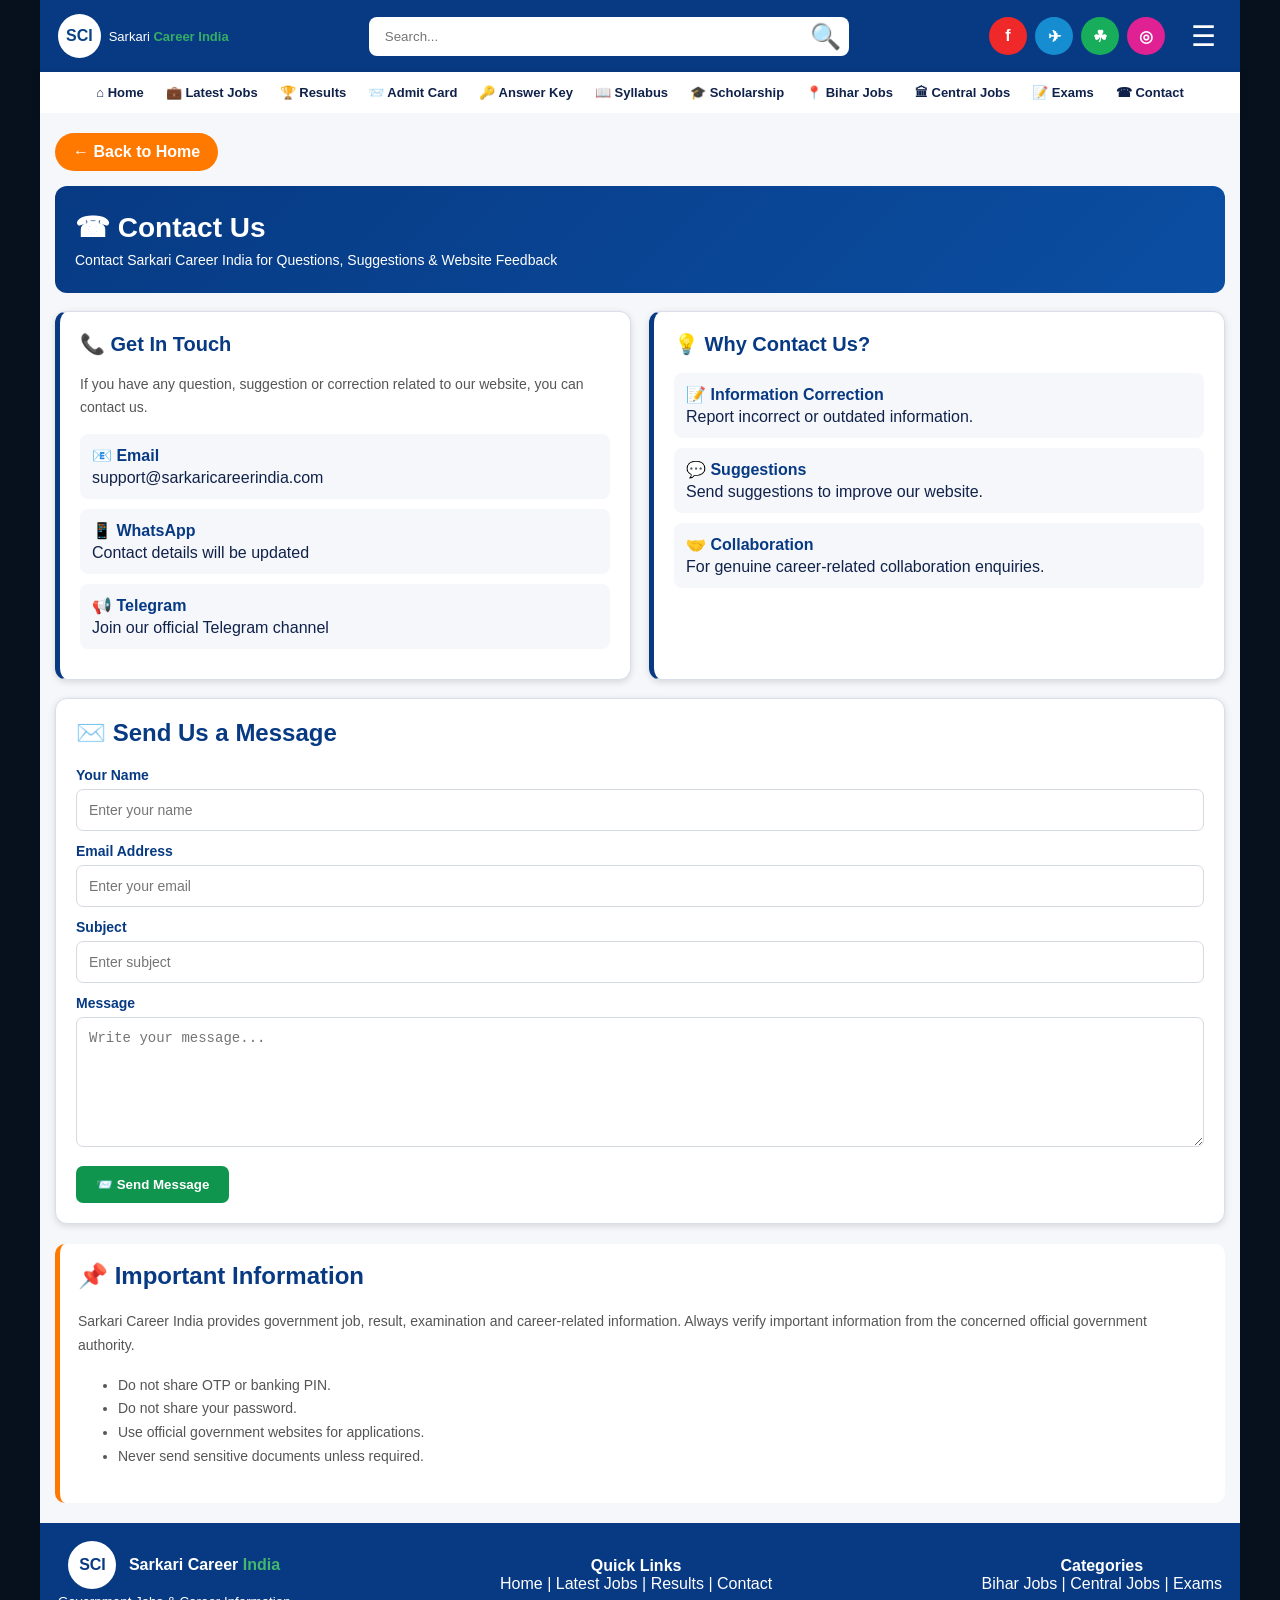
<file: contact.html>
<!DOCTYPE html>
<html lang="en">
<head>

<meta charset="UTF-8">
<meta name="viewport" content="width=device-width, initial-scale=1.0">

<title>Contact Us - Sarkari Career India</title>

<link rel="stylesheet" href="style.css">

<style>

.contact-page{
width:min(100%,1200px);
margin:auto;
background:#f6f7fb;
padding:20px 15px;
}

.contact-heading{
background:linear-gradient(135deg,#073a83,#0b4ea2);
color:white;
padding:25px 20px;
border-radius:12px;
margin-bottom:18px;
}

.contact-heading h1{
margin:0;
font-size:28px;
}

.contact-heading p{
margin:8px 0 0;
font-size:14px;
}

.back{
display:inline-block;
background:#ff7900;
color:white;
text-decoration:none;
padding:10px 18px;
border-radius:20px;
font-weight:bold;
margin-bottom:15px;
}

.contact-grid{
display:grid;
grid-template-columns:1fr 1fr;
gap:18px;
}

.contact-card{
background:white;
border:1px solid #d9dee8;
border-left:5px solid #073a83;
border-radius:12px;
padding:20px;
box-shadow:0 2px 7px #0002;
}

.contact-card h2{
margin-top:0;
color:#073a83;
font-size:20px;
}

.contact-card p{
font-size:14px;
line-height:1.7;
color:#555;
}

.contact-item{
background:#f6f7fb;
border-radius:8px;
padding:12px;
margin-bottom:10px;
}

.contact-item strong{
display:block;
color:#073a83;
margin-bottom:4px;
}

.contact-form{
background:white;
border:1px solid #d9dee8;
border-radius:12px;
padding:20px;
margin-top:18px;
box-shadow:0 2px 7px #0002;
}

.contact-form h2{
margin-top:0;
color:#073a83;
}

.contact-form label{
display:block;
font-size:14px;
font-weight:bold;
color:#073a83;
margin:12px 0 6px;
}

.contact-form input,
.contact-form textarea{
width:100%;
box-sizing:border-box;
padding:12px;
border:1px solid #d5d9e0;
border-radius:7px;
font-size:14px;
outline:none;
}

.contact-form textarea{
min-height:130px;
resize:vertical;
}

.contact-form input:focus,
.contact-form textarea:focus{
border-color:#073a83;
}

.submit-btn{
margin-top:15px;
background:#10954e;
border:none;
color:white;
padding:11px 20px;
border-radius:7px;
font-weight:bold;
cursor:pointer;
}

.info-box{
background:white;
border-left:5px solid #ff7900;
padding:18px;
border-radius:10px;
margin-top:20px;
}

.info-box h2{
color:#073a83;
margin-top:0;
}

.info-box p,
.info-box li{
font-size:14px;
line-height:1.7;
color:#555;
}

@media(max-width:700px){

.contact-page{
padding:12px 10px;
}

.contact-heading h1{
font-size:23px;
}

.contact-grid{
grid-template-columns:1fr;
}

}

</style>

</head>

<body>

<div class="nav-wrap">

<div class="nav-main">

<div class="mini-brand">
<strong>SCI</strong>
<span>Sarkari <b>Career India</b></span>
</div>

<div class="search">

<input
type="text"
id="siteSearch"
placeholder="Search..."
>

<button onclick="siteSearch()">🔍</button>

</div>

<div class="socials">
<a href="#">f</a>
<a href="#">✈</a>
<a href="#">☘</a>
<a href="#">◎</a>
</div>

<button class="hamburger" onclick="toggleMenu()">☰</button>

</div>

<nav id="navMenu">

<a href="index.html">⌂ Home</a>
<a href="jobs.html">💼 Latest Jobs</a>
<a href="results.html">🏆 Results</a>
<a href="admit-card.html">📨 Admit Card</a>
<a href="answer-key.html">🔑 Answer Key</a>
<a href="syllabus.html">📖 Syllabus</a>
<a href="scholarship.html">🎓 Scholarship</a>
<a href="bihar-jobs.html">📍 Bihar Jobs</a>
<a href="central-jobs.html">🏛 Central Jobs</a>
<a href="exams.html">📝 Exams</a>
<a href="contact.html">☎ Contact</a>

</nav>

</div>

<main class="contact-page">

<a href="index.html" class="back">
← Back to Home
</a>

<section class="contact-heading">

<h1>☎ Contact Us</h1>

<p>
Contact Sarkari Career India for Questions, Suggestions & Website Feedback
</p>

</section>

<div class="contact-grid">

<div class="contact-card">

<h2>📞 Get In Touch</h2>

<p>
If you have any question, suggestion or correction
related to our website, you can contact us.
</p>

<div class="contact-item">
<strong>📧 Email</strong>
support@sarkaricareerindia.com
</div>

<div class="contact-item">
<strong>📱 WhatsApp</strong>
Contact details will be updated
</div>

<div class="contact-item">
<strong>📢 Telegram</strong>
Join our official Telegram channel
</div>

</div>

<div class="contact-card">

<h2>💡 Why Contact Us?</h2>

<div class="contact-item">
<strong>📝 Information Correction</strong>
Report incorrect or outdated information.
</div>

<div class="contact-item">
<strong>💬 Suggestions</strong>
Send suggestions to improve our website.
</div>

<div class="contact-item">
<strong>🤝 Collaboration</strong>
For genuine career-related collaboration enquiries.
</div>

</div>

</div>

<section class="contact-form">

<h2>✉️ Send Us a Message</h2>

<form onsubmit="sendMessage(event)">

<label for="name">Your Name</label>

<input
type="text"
id="name"
placeholder="Enter your name"
required
>

<label for="email">Email Address</label>

<input
type="email"
id="email"
placeholder="Enter your email"
required
>

<label for="subject">Subject</label>

<input
type="text"
id="subject"
placeholder="Enter subject"
required
>

<label for="message">Message</label>

<textarea
id="message"
placeholder="Write your message..."
required
></textarea>

<button type="submit" class="submit-btn">
📨 Send Message
</button>

</form>

</section>

<section class="info-box">

<h2>📌 Important Information</h2>

<p>
Sarkari Career India provides government job,
result, examination and career-related information.
Always verify important information from the concerned
official government authority.
</p>

<ul>

<li>Do not share OTP or banking PIN.</li>

<li>Do not share your password.</li>

<li>Use official government websites for applications.</li>

<li>Never send sensitive documents unless required.</li>

</ul>

</section>

</main>

<footer>

<div>

<span class="footer-logo">
SCI
</span>

<strong>
Sarkari Career <span>India</span>
</strong>

<small>
Government Jobs & Career Information
</small>

</div>

<div>

<strong>Quick Links</strong>

<br>

<a href="index.html">Home</a> |
<a href="jobs.html">Latest Jobs</a> |
<a href="results.html">Results</a> |
<a href="contact.html">Contact</a>

</div>

<div>

<strong>Categories</strong>

<br>

<a href="bihar-jobs.html">Bihar Jobs</a> |
<a href="central-jobs.html">Central Jobs</a> |
<a href="exams.html">Exams</a>

</div>

</footer>

<script>

function toggleMenu(){

document
.getElementById("navMenu")
.classList
.toggle("open");

}

function sendMessage(event){

event.preventDefault();

alert(
"Thank you! Your message has been received."
);

event.target.reset();

}

function siteSearch(){

let query=
document
.getElementById("siteSearch")
.value
.trim();

if(query===""){

alert("Please enter something to search.");

return;

}

alert(
"Search feature: " + query
);

}

</script>

</body>
</html>
</file>
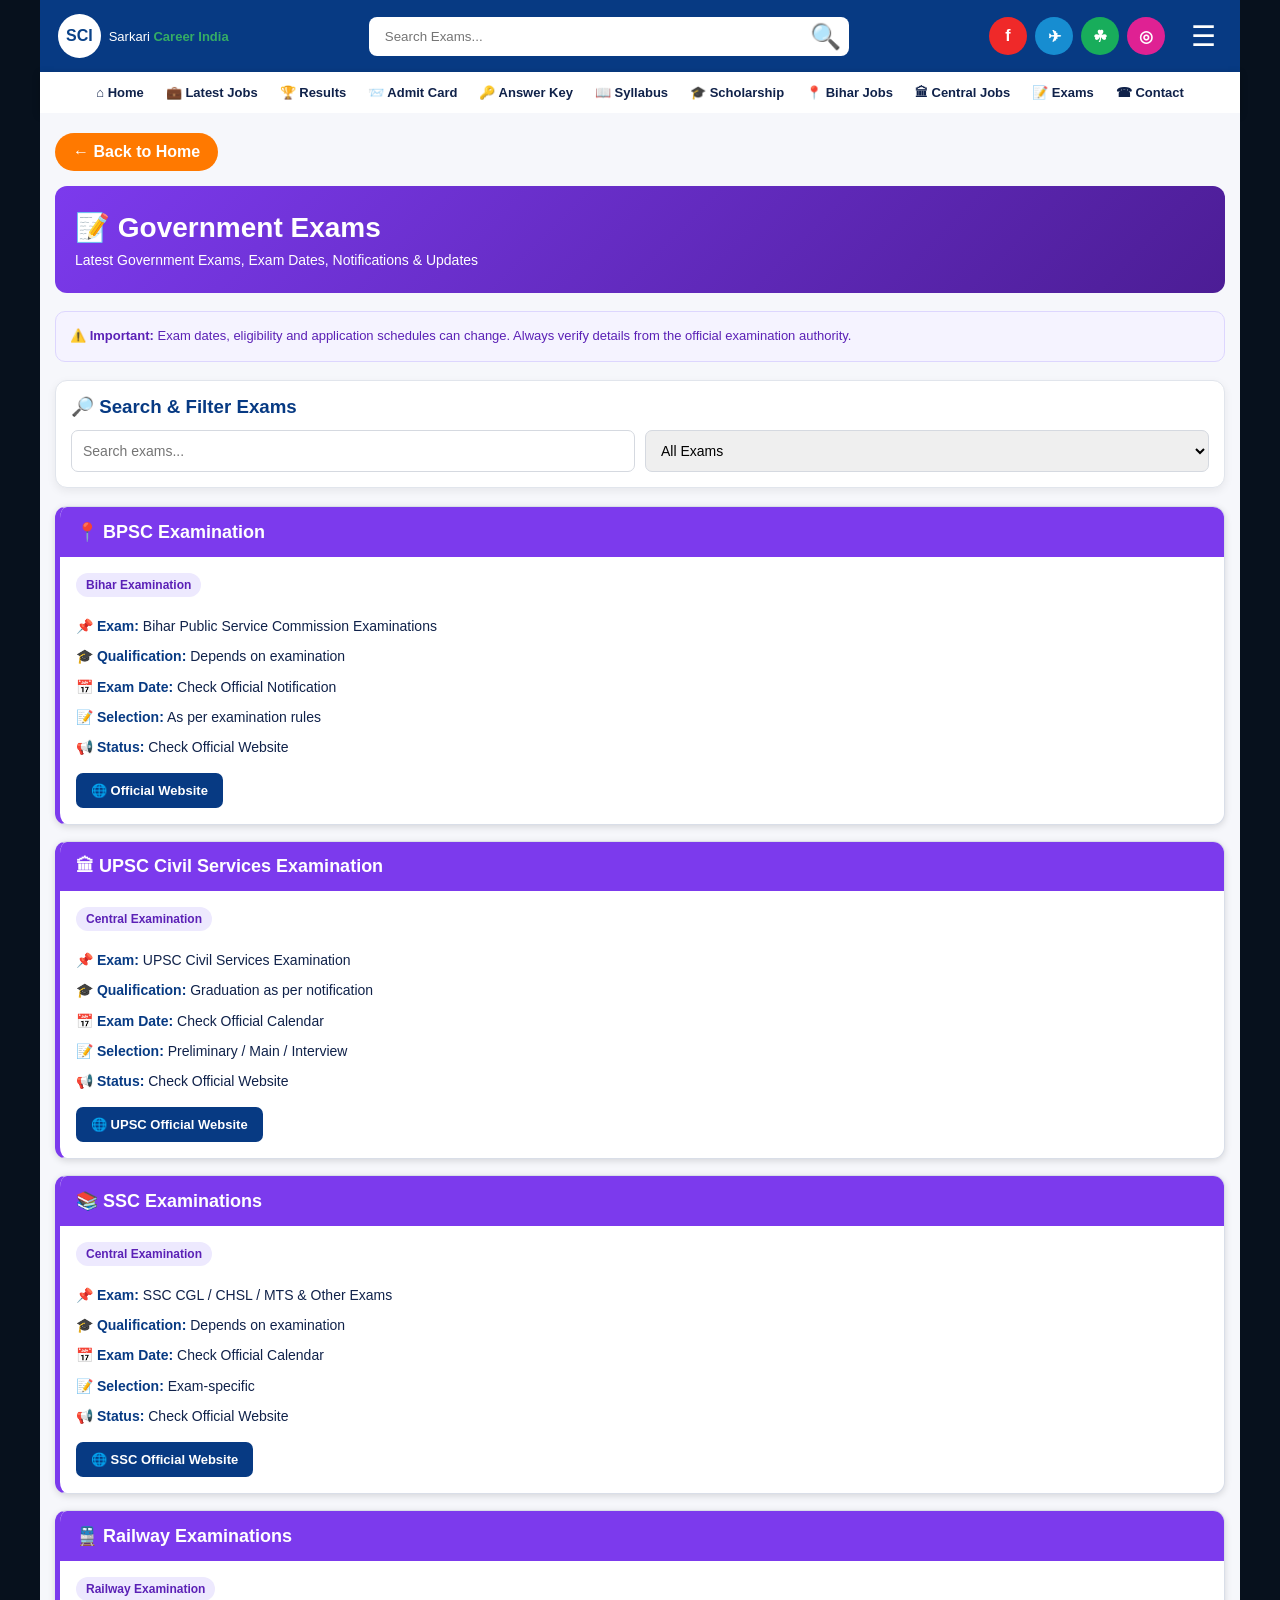
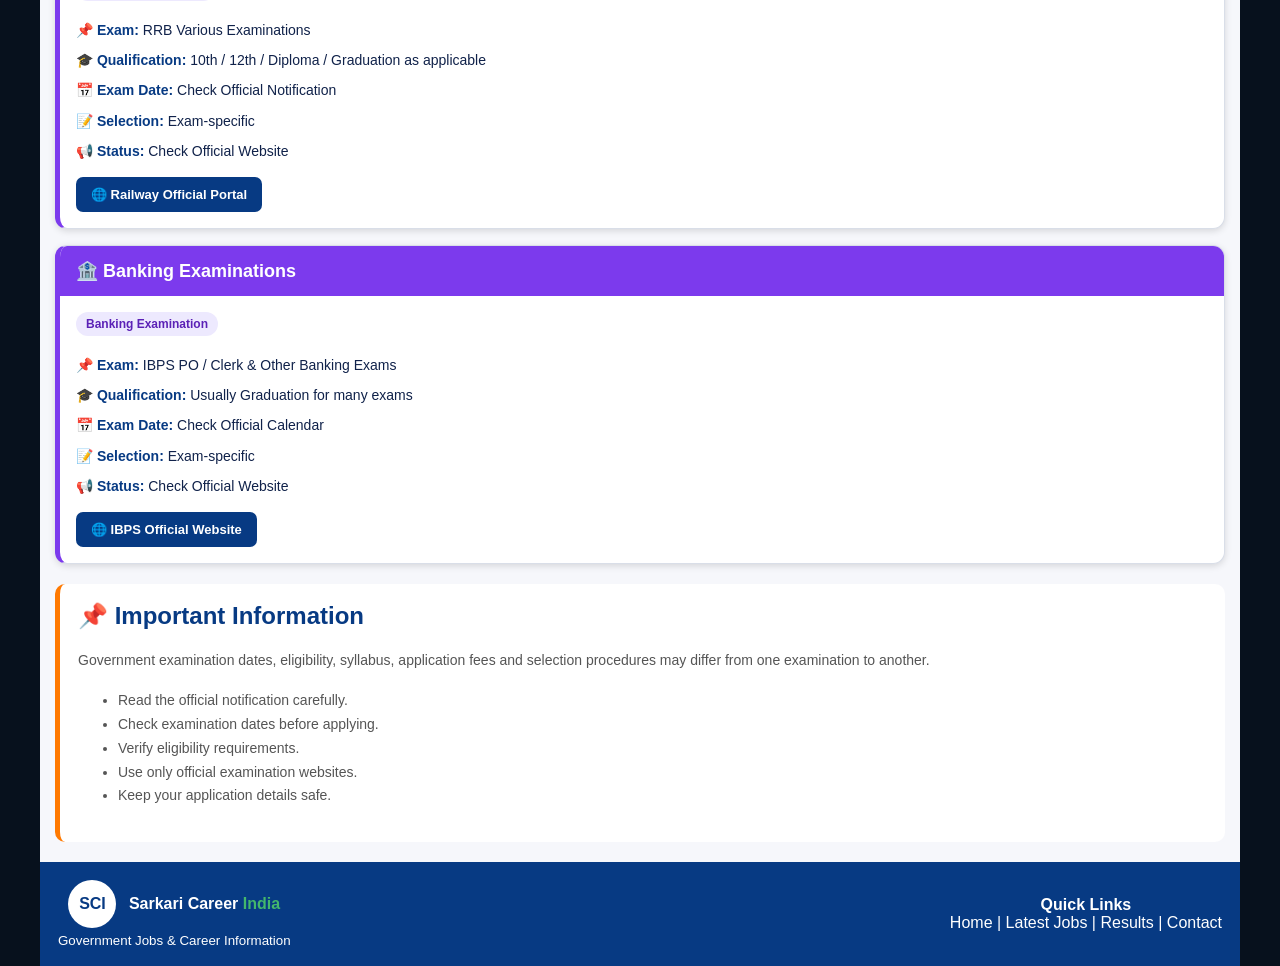
<file: exams.html>
<!DOCTYPE html>
<html lang="en">
<head>
<meta charset="UTF-8">
<meta name="viewport" content="width=device-width, initial-scale=1.0">

<title>Government Exams - Sarkari Career India</title>
<link rel="stylesheet" href="style.css">

<style>
.exam-page{
width:min(100%,1200px);
margin:auto;
background:#f6f7fb;
padding:20px 15px;
}

.exam-heading{
background:linear-gradient(135deg,#7c3aed,#4c1d95);
color:white;
padding:25px 20px;
border-radius:12px;
margin-bottom:18px;
}

.exam-heading h1{margin:0;font-size:28px}
.exam-heading p{margin:8px 0 0;font-size:14px}

.back{
display:inline-block;
background:#ff7900;
color:white;
text-decoration:none;
padding:10px 18px;
border-radius:20px;
font-weight:bold;
margin-bottom:15px;
}

.notice{
background:#f5f3ff;
border:1px solid #ddd6fe;
color:#5b21b6;
padding:14px;
border-radius:10px;
margin-bottom:18px;
font-size:13px;
line-height:1.6;
}

.exam-filters{
background:white;
padding:15px;
border-radius:12px;
border:1px solid #e1e5ec;
box-shadow:0 3px 10px #0001;
margin-bottom:18px;
}

.exam-filters h3{
color:#073a83;
margin:0 0 12px;
}

.filter-row{
display:flex;
gap:10px;
flex-wrap:wrap;
}

.filter-row input,
.filter-row select{
flex:1;
min-width:200px;
padding:11px;
border:1px solid #d5d9e0;
border-radius:7px;
font-size:14px;
}

.exam-card{
background:white;
border:1px solid #d9dee8;
border-left:5px solid #7c3aed;
border-radius:12px;
margin-bottom:16px;
overflow:hidden;
box-shadow:0 2px 7px #0002;
}

.exam-title{
background:#7c3aed;
color:white;
padding:14px 16px;
font-size:18px;
font-weight:bold;
}

.exam-info{padding:16px}

.badge{
display:inline-block;
background:#ede9fe;
color:#5b21b6;
padding:5px 10px;
border-radius:20px;
font-size:12px;
font-weight:bold;
margin-bottom:10px;
}

.exam-info p{
margin:8px 0;
font-size:14px;
line-height:1.6;
}

.exam-info strong{color:#073a83}

.buttons{
display:flex;
gap:8px;
flex-wrap:wrap;
margin-top:14px;
}

.buttons a{
display:inline-block;
padding:10px 15px;
border-radius:7px;
color:white;
text-decoration:none;
font-size:13px;
font-weight:bold;
}

.official{background:#073a83}
.details{background:#10954e}

.no-result{
display:none;
background:white;
text-align:center;
padding:30px;
border-radius:10px;
border:1px solid #ddd;
color:#666;
}

.info-box{
background:white;
border-left:5px solid #ff7900;
padding:18px;
border-radius:10px;
margin-top:20px;
}

.info-box h2{color:#073a83;margin-top:0}

.info-box p,
.info-box li{
font-size:14px;
line-height:1.7;
color:#555;
}

@media(max-width:600px){
.exam-page{padding:12px 10px}
.exam-heading h1{font-size:23px}
.filter-row{flex-direction:column}
.filter-row input,
.filter-row select{
width:100%;
min-width:100%;
}
.exam-title{font-size:16px}
}
</style>
</head>

<body>

<div class="nav-wrap">

<div class="nav-main">

<div class="mini-brand">
<strong>SCI</strong>
<span>Sarkari <b>Career India</b></span>
</div>

<div class="search">
<input type="text" id="siteSearch" placeholder="Search Exams...">
<button onclick="siteSearch()">🔍</button>
</div>

<div class="socials">
<a href="#">f</a>
<a href="#">✈</a>
<a href="#">☘</a>
<a href="#">◎</a>
</div>

<button class="hamburger" onclick="toggleMenu()">☰</button>

</div>

<nav id="navMenu">
<a href="index.html">⌂ Home</a>
<a href="jobs.html">💼 Latest Jobs</a>
<a href="results.html">🏆 Results</a>
<a href="admit-card.html">📨 Admit Card</a>
<a href="answer-key.html">🔑 Answer Key</a>
<a href="syllabus.html">📖 Syllabus</a>
<a href="scholarship.html">🎓 Scholarship</a>
<a href="bihar-jobs.html">📍 Bihar Jobs</a>
<a href="central-jobs.html">🏛 Central Jobs</a>
<a href="exams.html">📝 Exams</a>
<a href="contact.html">☎ Contact</a>
</nav>

</div>

<main class="exam-page">

<a href="index.html" class="back">← Back to Home</a>

<section class="exam-heading">
<h1>📝 Government Exams</h1>
<p>Latest Government Exams, Exam Dates, Notifications & Updates</p>
</section>

<div class="notice">
⚠️ <strong>Important:</strong>
Exam dates, eligibility and application schedules can change.
Always verify details from the official examination authority.
</div>

<section class="exam-filters">

<h3>🔎 Search & Filter Exams</h3>

<div class="filter-row">

<input
type="text"
id="examSearch"
placeholder="Search exams..."
onkeyup="filterExams()"
>

<select id="categoryFilter" onchange="filterExams()">

<option value="all">All Exams</option>
<option value="bpsc">BPSC</option>
<option value="upsc">UPSC</option>
<option value="ssc">SSC</option>
<option value="railway">Railway</option>
<option value="banking">Banking</option>

</select>

</div>
</section>

<article class="exam-card" data-category="bpsc">

<div class="exam-title">📍 BPSC Examination</div>

<div class="exam-info">

<span class="badge">Bihar Examination</span>

<p><strong>📌 Exam:</strong> Bihar Public Service Commission Examinations</p>
<p><strong>🎓 Qualification:</strong> Depends on examination</p>
<p><strong>📅 Exam Date:</strong> Check Official Notification</p>
<p><strong>📝 Selection:</strong> As per examination rules</p>
<p><strong>📢 Status:</strong> Check Official Website</p>

<div class="buttons">
<a href="https://bpsc.bihar.gov.in/" target="_blank" class="official">
🌐 Official Website
</a>
</div>

</div>
</article>

<article class="exam-card" data-category="upsc">

<div class="exam-title">🏛 UPSC Civil Services Examination</div>

<div class="exam-info">

<span class="badge">Central Examination</span>

<p><strong>📌 Exam:</strong> UPSC Civil Services Examination</p>
<p><strong>🎓 Qualification:</strong> Graduation as per notification</p>
<p><strong>📅 Exam Date:</strong> Check Official Calendar</p>
<p><strong>📝 Selection:</strong> Preliminary / Main / Interview</p>
<p><strong>📢 Status:</strong> Check Official Website</p>

<div class="buttons">
<a href="https://upsc.gov.in/" target="_blank" class="official">
🌐 UPSC Official Website
</a>
</div>

</div>
</article>

<article class="exam-card" data-category="ssc">

<div class="exam-title">📚 SSC Examinations</div>

<div class="exam-info">

<span class="badge">Central Examination</span>

<p><strong>📌 Exam:</strong> SSC CGL / CHSL / MTS & Other Exams</p>
<p><strong>🎓 Qualification:</strong> Depends on examination</p>
<p><strong>📅 Exam Date:</strong> Check Official Calendar</p>
<p><strong>📝 Selection:</strong> Exam-specific</p>
<p><strong>📢 Status:</strong> Check Official Website</p>

<div class="buttons">
<a href="https://ssc.gov.in/" target="_blank" class="official">
🌐 SSC Official Website
</a>
</div>

</div>
</article>

<article class="exam-card" data-category="railway">

<div class="exam-title">🚆 Railway Examinations</div>

<div class="exam-info">

<span class="badge">Railway Examination</span>

<p><strong>📌 Exam:</strong> RRB Various Examinations</p>
<p><strong>🎓 Qualification:</strong> 10th / 12th / Diploma / Graduation as applicable</p>
<p><strong>📅 Exam Date:</strong> Check Official Notification</p>
<p><strong>📝 Selection:</strong> Exam-specific</p>
<p><strong>📢 Status:</strong> Check Official Website</p>

<div class="buttons">
<a href="https://www.rrbapply.gov.in/" target="_blank" class="official">
🌐 Railway Official Portal
</a>
</div>

</div>
</article>

<article class="exam-card" data-category="banking">

<div class="exam-title">🏦 Banking Examinations</div>

<div class="exam-info">

<span class="badge">Banking Examination</span>

<p><strong>📌 Exam:</strong> IBPS PO / Clerk & Other Banking Exams</p>
<p><strong>🎓 Qualification:</strong> Usually Graduation for many exams</p>
<p><strong>📅 Exam Date:</strong> Check Official Calendar</p>
<p><strong>📝 Selection:</strong> Exam-specific</p>
<p><strong>📢 Status:</strong> Check Official Website</p>

<div class="buttons">
<a href="https://www.ibps.in/" target="_blank" class="official">
🌐 IBPS Official Website
</a>
</div>

</div>
</article>

<div id="noResult" class="no-result">
<h3>😔 No Exam Found</h3>
<p>Please try another keyword or category.</p>
</div>

<section class="info-box">

<h2>📌 Important Information</h2>

<p>
Government examination dates, eligibility, syllabus,
application fees and selection procedures may differ
from one examination to another.
</p>

<ul>
<li>Read the official notification carefully.</li>
<li>Check examination dates before applying.</li>
<li>Verify eligibility requirements.</li>
<li>Use only official examination websites.</li>
<li>Keep your application details safe.</li>
</ul>

</section>

</main>

<footer>

<div>
<span class="footer-logo">SCI</span>
<strong>Sarkari Career <span>India</span></strong>
<small>Government Jobs & Career Information</small>
</div>

<div>
<strong>Quick Links</strong><br>
<a href="index.html">Home</a> |
<a href="jobs.html">Latest Jobs</a> |
<a href="results.html">Results</a> |
<a href="contact.html">Contact</a>
</div>

</footer>

<script>

function toggleMenu(){
document.getElementById("navMenu").classList.toggle("open");
}

function filterExams(){

let search=document.getElementById("examSearch").value.toLowerCase().trim();
let category=document.getElementById("categoryFilter").value;
let cards=document.querySelectorAll(".exam-card");
let visible=0;

cards.forEach(function(card){

let text=card.innerText.toLowerCase();
let cardCategory=card.getAttribute("data-category");

if(text.includes(search) &&
(category==="all" || cardCategory===category)){
card.style.display="block";
visible++;
}else{
card.style.display="none";
}

});

document.getElementById("noResult").style.display=
visible===0 ? "block" : "none";
}

function siteSearch(){

let query=document.getElementById("siteSearch").value.trim();

if(query===""){
alert("Please enter an exam name to search.");
return;
}

document.getElementById("examSearch").value=query;
filterExams();

document.querySelector(".exam-filters").scrollIntoView({
behavior:"smooth"
});
}

</script>

</body>
</html>
</file>
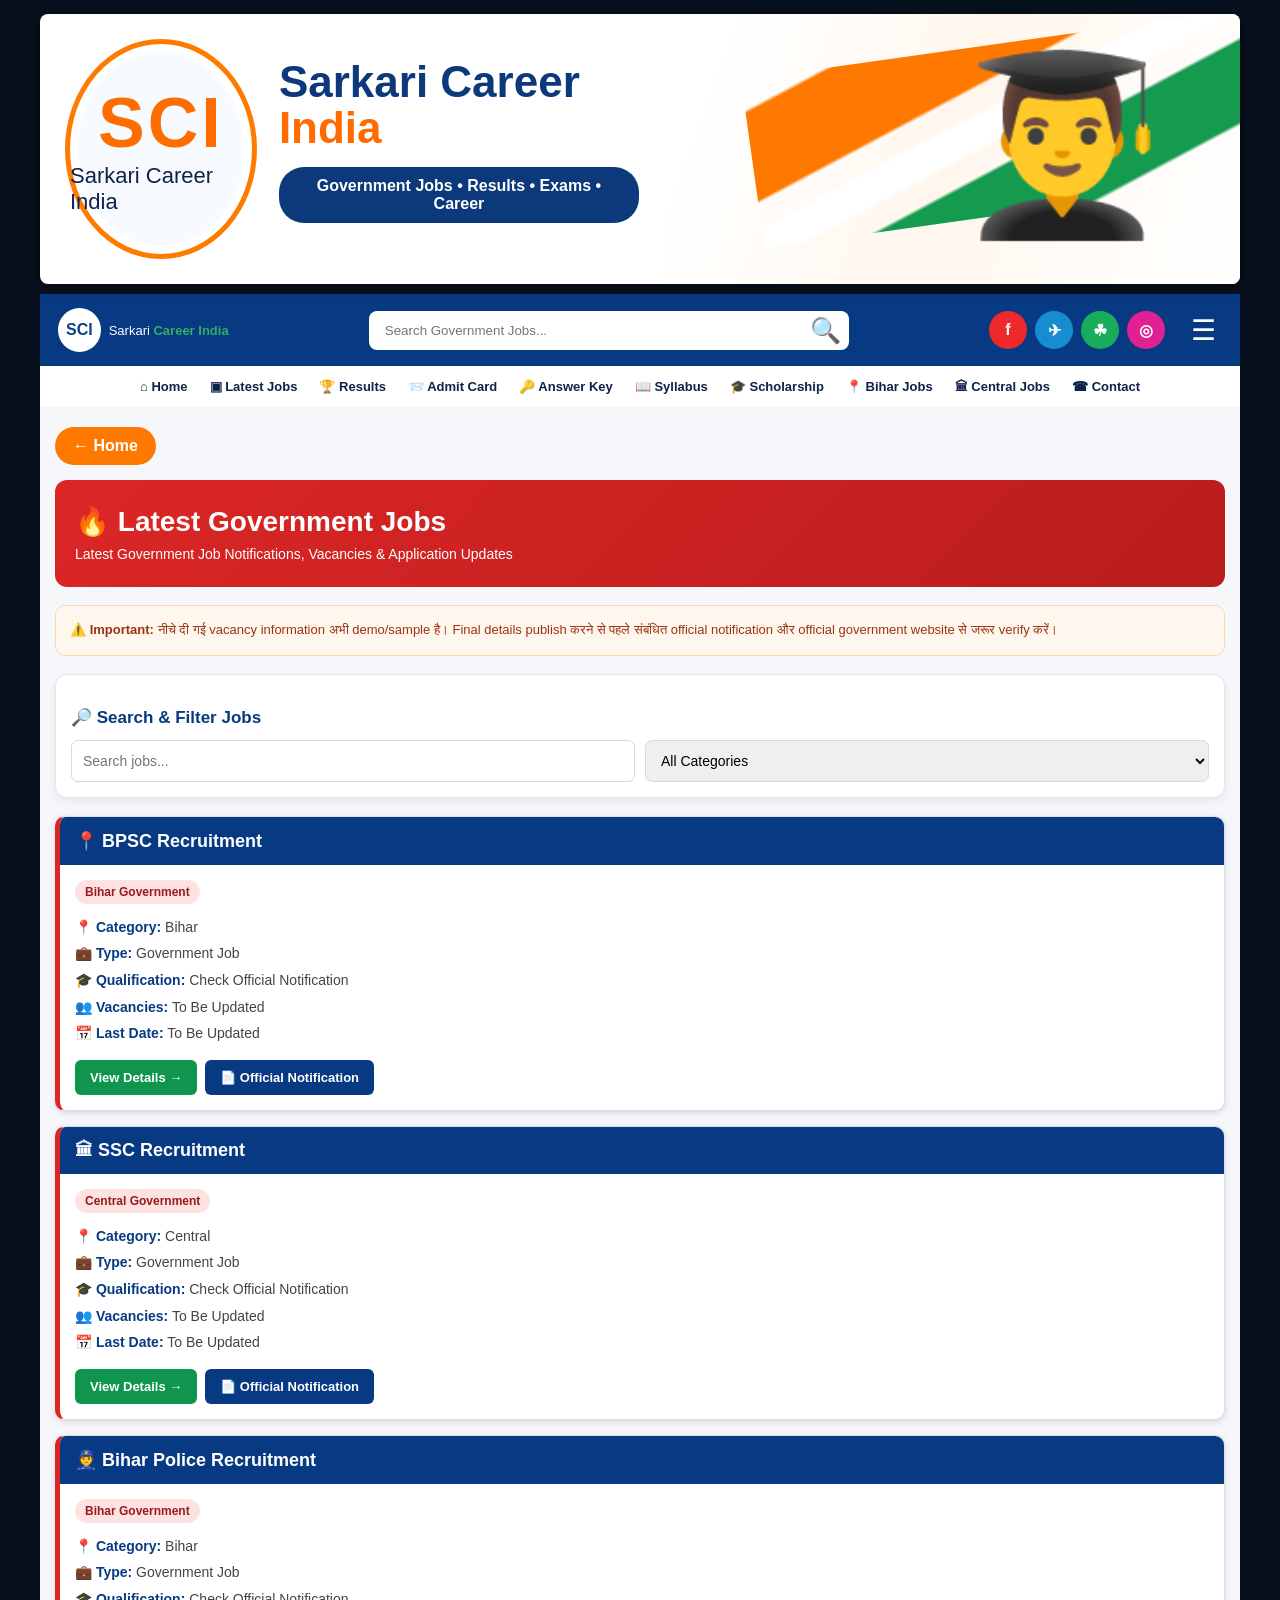
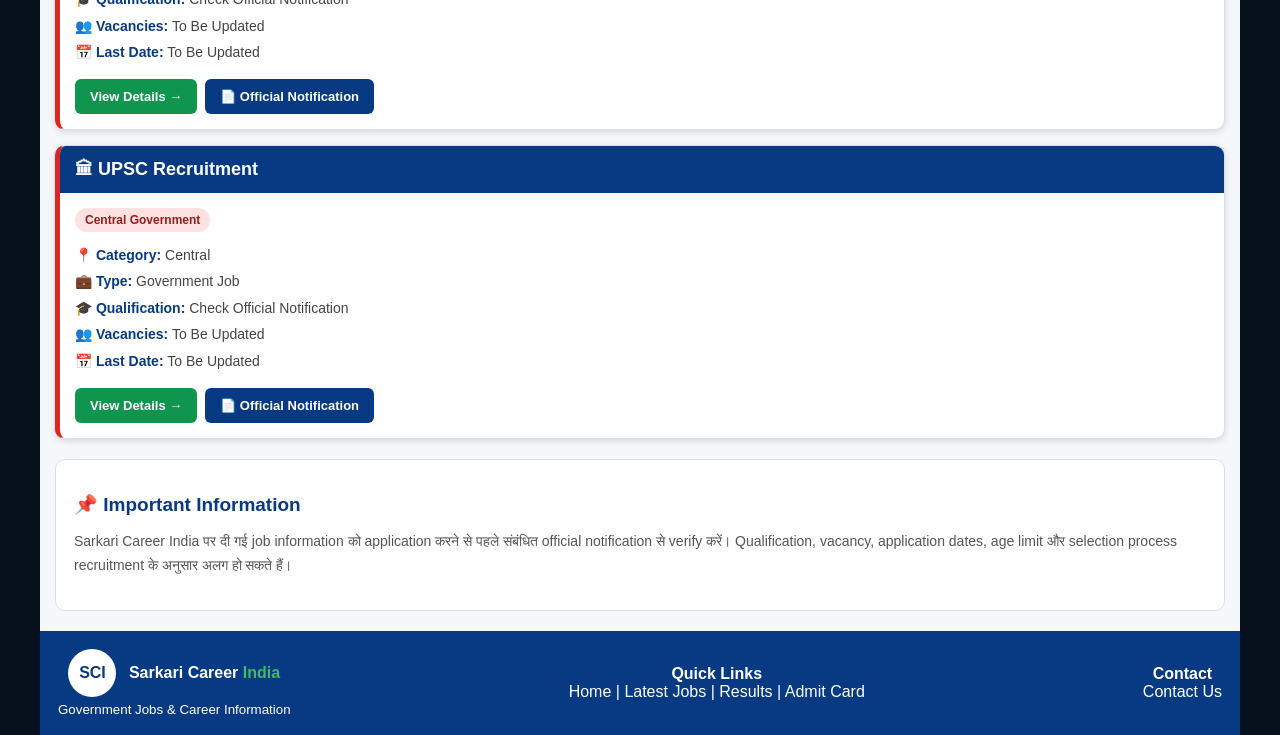
<file: jobs.html>
<!DOCTYPE html>
<html lang="en">
<head>

  <meta charset="UTF-8">

  <meta
    name="viewport"
    content="width=device-width, initial-scale=1.0"
  >

  <title>Latest Government Jobs - Sarkari Career India</title>

  <link
    rel="stylesheet"
    href="style.css"
  >

  <style>

    /* ================= JOBS PAGE ================= */

    .jobs-page {
      width: min(100%, 1200px);
      margin: auto;
      padding: 20px 15px;
      background: #f6f7fb;
    }

    .jobs-heading {
      background: linear-gradient(135deg, #dc2626, #b91c1c);
      color: white;
      padding: 25px 20px;
      border-radius: 12px;
      margin-bottom: 18px;
    }

    .jobs-heading h1 {
      margin: 0;
      font-size: 28px;
    }

    .jobs-heading p {
      margin: 8px 0 0;
      font-size: 14px;
    }

    /* BACK BUTTON */

    .back-btn {
      display: inline-block;
      background: #ff7900;
      color: white;
      text-decoration: none;
      padding: 10px 18px;
      border-radius: 20px;
      font-weight: bold;
      margin-bottom: 15px;
    }

    .back-btn:hover {
      background: #e56700;
    }

    /* NOTICE */

    .jobs-notice {
      background: #fff7ed;
      border: 1px solid #fed7aa;
      color: #9a3412;
      padding: 14px;
      border-radius: 10px;
      margin-bottom: 18px;
      font-size: 13px;
      line-height: 1.6;
    }

    /* FILTER */

    .jobs-filters {
      background: white;
      padding: 15px;
      border-radius: 12px;
      border: 1px solid #e1e5ec;
      box-shadow: 0 3px 10px #0001;
      margin-bottom: 18px;
    }

    .jobs-filters h3 {
      color: #073a83;
      margin-bottom: 12px;
      font-size: 17px;
    }

    .filter-row {
      display: flex;
      gap: 10px;
      flex-wrap: wrap;
    }

    .filter-row input,
    .filter-row select {
      flex: 1;
      min-width: 200px;
      padding: 11px;
      border: 1px solid #d5d9e0;
      border-radius: 7px;
      font-size: 14px;
      outline: none;
    }

    .filter-row input:focus,
    .filter-row select:focus {
      border-color: #073a83;
    }

    /* JOB CARD */

    .job-card {
      background: white;
      border: 1px solid #d9dee8;
      border-left: 5px solid #dc2626;
      border-radius: 10px;
      margin-bottom: 15px;
      overflow: hidden;
      box-shadow: 0 2px 7px #0002;
    }

    .job-title {
      background: #073a83;
      color: white;
      padding: 13px 15px;
      font-size: 18px;
      font-weight: bold;
    }

    .job-content {
      padding: 15px;
    }

    .job-badge {
      display: inline-block;
      background: #fee2e2;
      color: #991b1b;
      padding: 5px 10px;
      border-radius: 20px;
      font-size: 12px;
      font-weight: bold;
      margin-bottom: 10px;
    }

    .job-info {
      color: #444;
      font-size: 14px;
      line-height: 1.9;
    }

    .job-info strong {
      color: #073a83;
    }

    .job-buttons {
      display: flex;
      gap: 8px;
      flex-wrap: wrap;
      margin-top: 13px;
    }

    .job-btn {
      display: inline-block;
      padding: 10px 15px;
      border-radius: 6px;
      color: white;
      text-decoration: none;
      font-size: 13px;
      font-weight: bold;
    }

    .details-btn {
      background: #10954e;
    }

    .details-btn:hover {
      background: #087b3d;
    }

    .notification-btn {
      background: #073a83;
    }

    .notification-btn:hover {
      background: #052d67;
    }

    /* NO RESULT */

    .no-result {
      display: none;
      background: white;
      text-align: center;
      padding: 30px 15px;
      border-radius: 10px;
      color: #666;
      border: 1px solid #ddd;
    }

    .no-result h3 {
      color: #073a83;
      margin-bottom: 8px;
    }

    /* IMPORTANT INFO */

    .important-info {
      background: white;
      padding: 18px;
      border-radius: 10px;
      border: 1px solid #d9dee8;
      margin-top: 20px;
    }

    .important-info h2 {
      color: #073a83;
      font-size: 19px;
      margin-bottom: 10px;
    }

    .important-info p {
      font-size: 14px;
      line-height: 1.7;
      color: #555;
    }

    /* MOBILE */

    @media (max-width: 600px) {

      .jobs-page {
        padding: 12px 10px;
      }

      .jobs-heading h1 {
        font-size: 23px;
      }

      .jobs-heading {
        padding: 20px 15px;
      }

      .filter-row {
        flex-direction: column;
      }

      .filter-row input,
      .filter-row select {
        width: 100%;
        min-width: 100%;
      }

      .job-title {
        font-size: 16px;
      }

    }

  </style>

</head>


<body>


<!-- ================= HEADER ================= -->

<header class="top-header">

  <div class="brand">

    <div class="logo-circle">

      <div class="logo-main">
        SCI
      </div>

      <div class="logo-small">
        Sarkari Career India
      </div>

    </div>

    <div>

      <h1>
        Sarkari
        <span>Career</span>
        <b>India</b>
      </h1>

      <p>
        Government Jobs • Results • Exams • Career
      </p>

    </div>

  </div>


  <div class="hero-art">

    <div class="tricolor"></div>

    <div class="person">
      👨‍🎓
    </div>

  </div>

</header>


<!-- ================= NAVIGATION ================= -->

<div class="nav-wrap">

  <div class="nav-main">

    <div class="mini-brand">

      <strong>
        SCI
      </strong>

      <span>
        Sarkari
        <b>Career India</b>
      </span>

    </div>


    <div class="search">

      <input
        type="text"
        id="siteSearch"
        placeholder="Search Government Jobs..."
      >

      <button onclick="siteSearch()">
        🔍
      </button>

    </div>


    <div class="socials">

      <a href="#" title="Facebook">
        f
      </a>

      <a href="#" title="Telegram">
        ✈
      </a>

      <a href="#" title="WhatsApp">
        ☘
      </a>

      <a href="#" title="Instagram">
        ◎
      </a>

    </div>


    <button
      class="hamburger"
      onclick="toggleMenu()"
    >
      ☰
    </button>

  </div>


  <nav id="navMenu">

    <a href="index.html">
      ⌂ Home
    </a>

    <a href="jobs.html">
      ▣ Latest Jobs
    </a>

    <a href="results.html">
      🏆 Results
    </a>

    <a href="admit-card.html">
      📨 Admit Card
    </a>

    <a href="answer-key.html">
      🔑 Answer Key
    </a>

    <a href="syllabus.html">
      📖 Syllabus
    </a>

    <a href="scholarship.html">
      🎓 Scholarship
    </a>

    <a href="bihar-jobs.html">
      📍 Bihar Jobs
    </a>

    <a href="central-jobs.html">
      🏛 Central Jobs
    </a>

    <a href="contact.html">
      ☎ Contact
    </a>

  </nav>

</div>


<!-- ================= MAIN ================= -->

<main class="jobs-page">


  <!-- BACK -->

  <a
    href="index.html"
    class="back-btn"
  >
    ← Home
  </a>


  <!-- HEADING -->

  <section class="jobs-heading">

    <h1>
      🔥 Latest Government Jobs
    </h1>

    <p>
      Latest Government Job Notifications, Vacancies & Application Updates
    </p>

  </section>


  <!-- NOTICE -->

  <div class="jobs-notice">

    ⚠️ <strong>Important:</strong>
    नीचे दी गई vacancy information अभी demo/sample है।
    Final details publish करने से पहले संबंधित official notification
    और official government website से जरूर verify करें।

  </div>


  <!-- FILTER -->

  <section class="jobs-filters">

    <h3>
      🔎 Search & Filter Jobs
    </h3>

    <div class="filter-row">

      <input
        type="text"
        id="jobSearch"
        placeholder="Search jobs..."
        onkeyup="filterJobs()"
      >


      <select
        id="categoryFilter"
        onchange="filterJobs()"
      >

        <option value="all">
          All Categories
        </option>

        <option value="bihar">
          📍 Bihar Government
        </option>

        <option value="central">
          🏛 Central Government
        </option>

      </select>

    </div>

  </section>


  <!-- ================= JOB 1 ================= -->

  <article
    class="job-card"
    data-category="bihar"
  >

    <div class="job-title">
      📍 BPSC Recruitment
    </div>

    <div class="job-content">

      <span class="job-badge">
        Bihar Government
      </span>

      <div class="job-info">

        <strong>📍 Category:</strong>
        Bihar
        <br>

        <strong>💼 Type:</strong>
        Government Job
        <br>

        <strong>🎓 Qualification:</strong>
        Check Official Notification
        <br>

        <strong>👥 Vacancies:</strong>
        To Be Updated
        <br>

        <strong>📅 Last Date:</strong>
        To Be Updated

      </div>


      <div class="job-buttons">

        <a
          href="bihar-jobs.html"
          class="job-btn details-btn"
        >
          View Details →
        </a>

        <a
          href="#"
          class="job-btn notification-btn"
        >
          📄 Official Notification
        </a>

      </div>

    </div>

  </article>


  <!-- ================= JOB 2 ================= -->

  <article
    class="job-card"
    data-category="central"
  >

    <div class="job-title">
      🏛 SSC Recruitment
    </div>

    <div class="job-content">

      <span class="job-badge">
        Central Government
      </span>

      <div class="job-info">

        <strong>📍 Category:</strong>
        Central
        <br>

        <strong>💼 Type:</strong>
        Government Job
        <br>

        <strong>🎓 Qualification:</strong>
        Check Official Notification
        <br>

        <strong>👥 Vacancies:</strong>
        To Be Updated
        <br>

        <strong>📅 Last Date:</strong>
        To Be Updated

      </div>


      <div class="job-buttons">

        <a
          href="central-jobs.html"
          class="job-btn details-btn"
        >
          View Details →
        </a>

        <a
          href="#"
          class="job-btn notification-btn"
        >
          📄 Official Notification
        </a>

      </div>

    </div>

  </article>


  <!-- ================= JOB 3 ================= -->

  <article
    class="job-card"
    data-category="bihar"
  >

    <div class="job-title">
      👮 Bihar Police Recruitment
    </div>

    <div class="job-content">

      <span class="job-badge">
        Bihar Government
      </span>

      <div class="job-info">

        <strong>📍 Category:</strong>
        Bihar
        <br>

        <strong>💼 Type:</strong>
        Government Job
        <br>

        <strong>🎓 Qualification:</strong>
        Check Official Notification
        <br>

        <strong>👥 Vacancies:</strong>
        To Be Updated
        <br>

        <strong>📅 Last Date:</strong>
        To Be Updated

      </div>


      <div class="job-buttons">

        <a
          href="bihar-jobs.html"
          class="job-btn details-btn"
        >
          View Details →
        </a>

        <a
          href="#"
          class="job-btn notification-btn"
        >
          📄 Official Notification
        </a>

      </div>

    </div>

  </article>


  <!-- ================= JOB 4 ================= -->

  <article
    class="job-card"
    data-category="central"
  >

    <div class="job-title">
      🏛 UPSC Recruitment
    </div>

    <div class="job-content">

      <span class="job-badge">
        Central Government
      </span>

      <div class="job-info">

        <strong>📍 Category:</strong>
        Central
        <br>

        <strong>💼 Type:</strong>
        Government Job
        <br>

        <strong>🎓 Qualification:</strong>
        Check Official Notification
        <br>

        <strong>👥 Vacancies:</strong>
        To Be Updated
        <br>

        <strong>📅 Last Date:</strong>
        To Be Updated

      </div>


      <div class="job-buttons">

        <a
          href="central-jobs.html"
          class="job-btn details-btn"
        >
          View Details →
        </a>

        <a
          href="#"
          class="job-btn notification-btn"
        >
          📄 Official Notification
        </a>

      </div>

    </div>

  </article>


  <!-- NO RESULT -->

  <div
    id="noResult"
    class="no-result"
  >

    <h3>
      😔 No Jobs Found
    </h3>

    <p>
      Please try another search keyword or category.
    </p>

  </div>


  <!-- IMPORTANT INFO -->

  <section class="important-info">

    <h2>
      📌 Important Information
    </h2>

    <p>
      Sarkari Career India पर दी गई job information को
      application करने से पहले संबंधित official notification
      से verify करें। Qualification, vacancy, application dates,
      age limit और selection process recruitment के अनुसार अलग
      हो सकते हैं।
    </p>

  </section>


</main>


<!-- ================= FOOTER ================= -->

<footer id="contact">

  <div>

    <span class="footer-logo">
      SCI
    </span>

    <strong>

      Sarkari Career

      <span>
        India
      </span>

    </strong>

    <small>
      Government Jobs & Career Information
    </small>

  </div>


  <div>

    <strong>
      Quick Links
    </strong>

    <br>

    <a href="index.html">
      Home
    </a>

    |

    <a href="jobs.html">
      Latest Jobs
    </a>

    |

    <a href="results.html">
      Results
    </a>

    |

    <a href="admit-card.html">
      Admit Card
    </a>

  </div>


  <div>

    <strong>
      Contact
    </strong>

    <br>

    <a href="contact.html">
      Contact Us
    </a>

  </div>

</footer>


<!-- ================= SCRIPT ================= -->

<script>


/* MOBILE MENU */

function toggleMenu() {

  document
    .getElementById("navMenu")
    .classList
    .toggle("open");

}


/* JOB SEARCH + CATEGORY FILTER */

function filterJobs() {

  let search =
    document
      .getElementById("jobSearch")
      .value
      .toLowerCase()
      .trim();


  let category =
    document
      .getElementById("categoryFilter")
      .value;


  let cards =
    document.querySelectorAll(".job-card");


  let visibleJobs = 0;


  cards.forEach(function(card) {


    let text =
      card.innerText.toLowerCase();


    let cardCategory =
      card.getAttribute("data-category");


    let searchMatch =
      text.includes(search);


    let categoryMatch =
      category === "all" ||
      cardCategory === category;


    if (
      searchMatch &&
      categoryMatch
    ) {

      card.style.display = "block";

      visibleJobs++;

    }

    else {

      card.style.display = "none";

    }

  });


  let noResult =
    document.getElementById("noResult");


  if (visibleJobs === 0) {

    noResult.style.display = "block";

  }

  else {

    noResult.style.display = "none";

  }

}


/* TOP SEARCH */

function siteSearch() {

  let query =
    document
      .getElementById("siteSearch")
      .value
      .trim();


  if (query === "") {

    alert(
      "Please enter a job name to search."
    );

    return;

  }


  document
    .getElementById("jobSearch")
    .value = query;


  filterJobs();


  document
    .querySelector(".jobs-filters")
    .scrollIntoView({
      behavior: "smooth"
    });

}

</script>


</body>

</html>
</file>
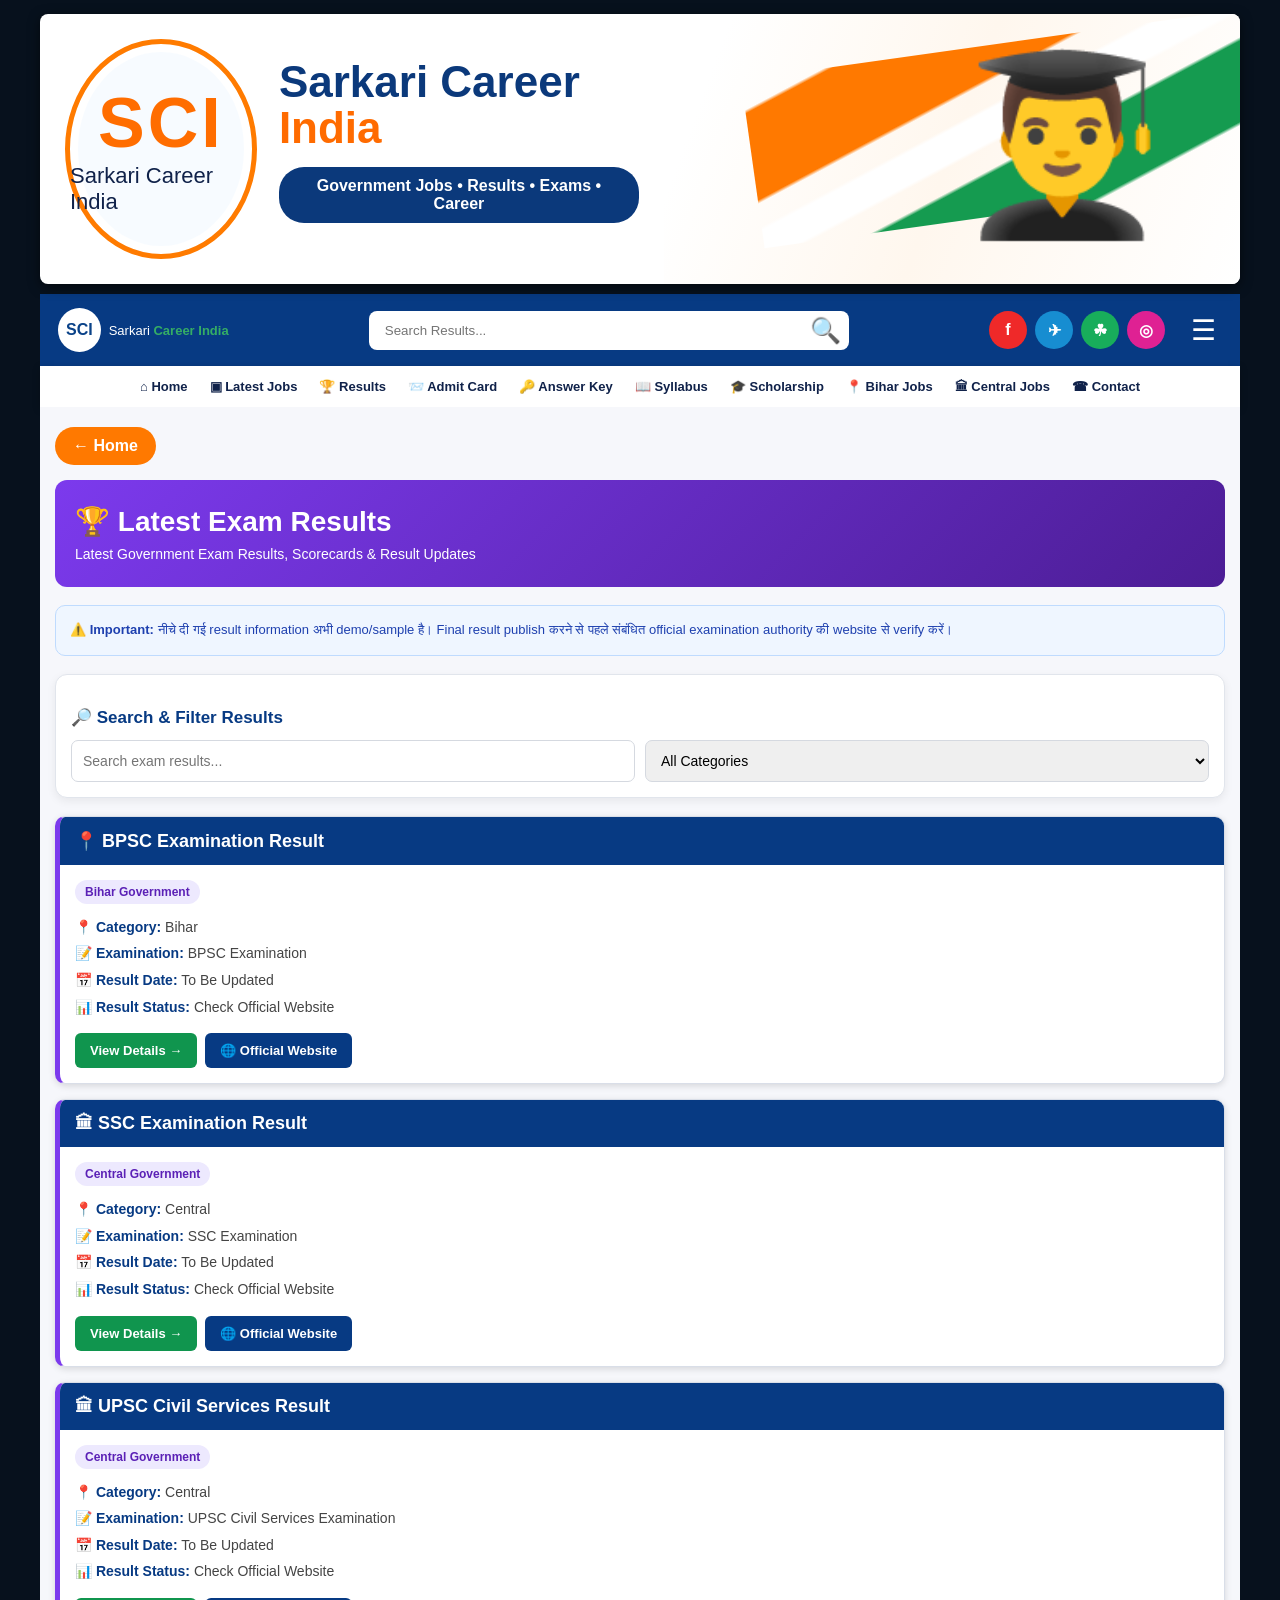
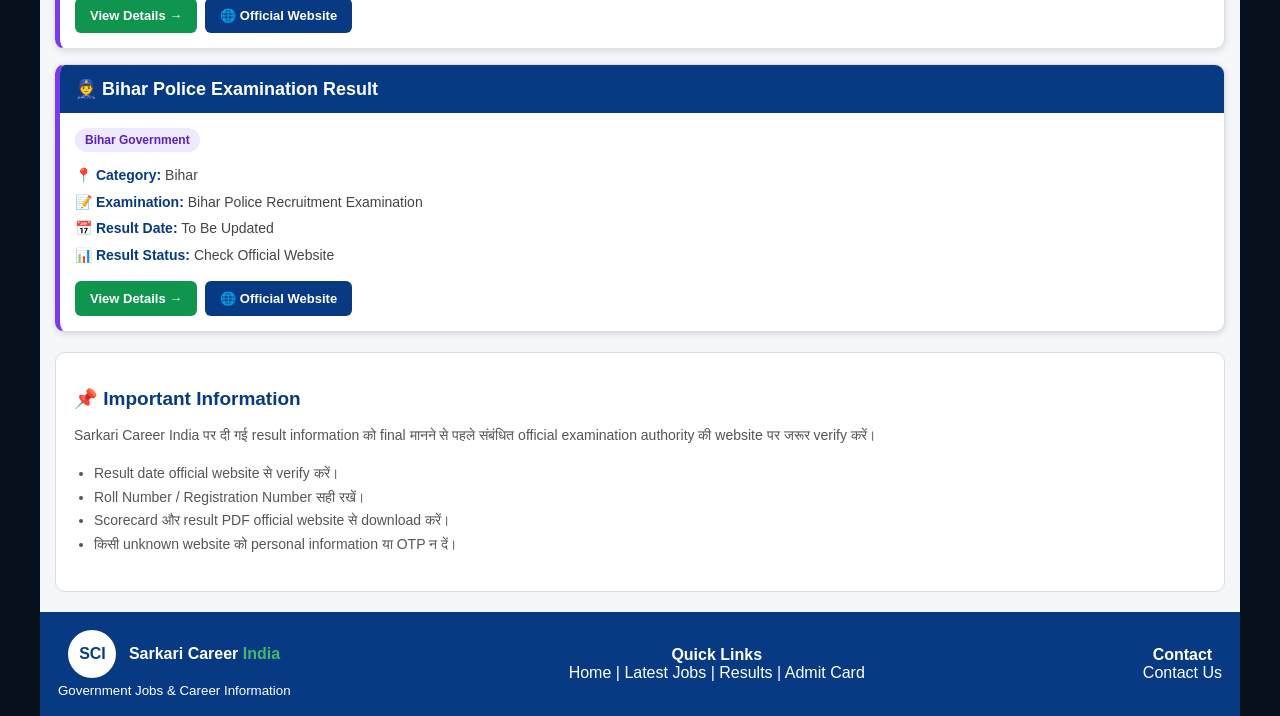
<file: results.html>
<!DOCTYPE html>
<html lang="en">
<head>

  <meta charset="UTF-8">

  <meta
    name="viewport"
    content="width=device-width, initial-scale=1.0"
  >

  <title>Latest Exam Results - Sarkari Career India</title>

  <link
    rel="stylesheet"
    href="style.css"
  >

  <style>

    /* ================= RESULTS PAGE ================= */

    .results-page {
      width: min(100%, 1200px);
      margin: auto;
      padding: 20px 15px;
      background: #f6f7fb;
    }

    .results-heading {
      background: linear-gradient(135deg, #7c3aed, #4c1d95);
      color: white;
      padding: 25px 20px;
      border-radius: 12px;
      margin-bottom: 18px;
    }

    .results-heading h1 {
      margin: 0;
      font-size: 28px;
    }

    .results-heading p {
      margin: 8px 0 0;
      font-size: 14px;
    }

    /* BACK BUTTON */

    .back-btn {
      display: inline-block;
      background: #ff7900;
      color: white;
      text-decoration: none;
      padding: 10px 18px;
      border-radius: 20px;
      font-weight: bold;
      margin-bottom: 15px;
    }

    .back-btn:hover {
      background: #e56700;
    }

    /* NOTICE */

    .results-notice {
      background: #eff6ff;
      border: 1px solid #bfdbfe;
      color: #1e40af;
      padding: 14px;
      border-radius: 10px;
      margin-bottom: 18px;
      font-size: 13px;
      line-height: 1.6;
    }

    /* FILTER */

    .results-filters {
      background: white;
      padding: 15px;
      border-radius: 12px;
      border: 1px solid #e1e5ec;
      box-shadow: 0 3px 10px #0001;
      margin-bottom: 18px;
    }

    .results-filters h3 {
      color: #073a83;
      margin-bottom: 12px;
      font-size: 17px;
    }

    .filter-row {
      display: flex;
      gap: 10px;
      flex-wrap: wrap;
    }

    .filter-row input,
    .filter-row select {
      flex: 1;
      min-width: 200px;
      padding: 11px;
      border: 1px solid #d5d9e0;
      border-radius: 7px;
      font-size: 14px;
      outline: none;
    }

    .filter-row input:focus,
    .filter-row select:focus {
      border-color: #073a83;
    }

    /* RESULT CARD */

    .result-card {
      background: white;
      border: 1px solid #d9dee8;
      border-left: 5px solid #7c3aed;
      border-radius: 10px;
      margin-bottom: 15px;
      overflow: hidden;
      box-shadow: 0 2px 7px #0002;
    }

    .result-title {
      background: #073a83;
      color: white;
      padding: 13px 15px;
      font-size: 18px;
      font-weight: bold;
    }

    .result-content {
      padding: 15px;
    }

    .result-badge {
      display: inline-block;
      background: #ede9fe;
      color: #5b21b6;
      padding: 5px 10px;
      border-radius: 20px;
      font-size: 12px;
      font-weight: bold;
      margin-bottom: 10px;
    }

    .result-info {
      color: #444;
      font-size: 14px;
      line-height: 1.9;
    }

    .result-info strong {
      color: #073a83;
    }

    .result-buttons {
      display: flex;
      gap: 8px;
      flex-wrap: wrap;
      margin-top: 13px;
    }

    .result-btn {
      display: inline-block;
      padding: 10px 15px;
      border-radius: 6px;
      color: white;
      text-decoration: none;
      font-size: 13px;
      font-weight: bold;
    }

    .view-result-btn {
      background: #10954e;
    }

    .view-result-btn:hover {
      background: #087b3d;
    }

    .official-btn {
      background: #073a83;
    }

    .official-btn:hover {
      background: #052d67;
    }

    /* NO RESULT */

    .no-result {
      display: none;
      background: white;
      text-align: center;
      padding: 30px 15px;
      border-radius: 10px;
      color: #666;
      border: 1px solid #ddd;
    }

    .no-result h3 {
      color: #073a83;
      margin-bottom: 8px;
    }

    /* IMPORTANT INFO */

    .important-info {
      background: white;
      padding: 18px;
      border-radius: 10px;
      border: 1px solid #d9dee8;
      margin-top: 20px;
    }

    .important-info h2 {
      color: #073a83;
      font-size: 19px;
      margin-bottom: 10px;
    }

    .important-info p,
    .important-info li {
      font-size: 14px;
      line-height: 1.7;
      color: #555;
    }

    .important-info ul {
      padding-left: 20px;
      margin-top: 8px;
    }

    /* MOBILE */

    @media (max-width: 600px) {

      .results-page {
        padding: 12px 10px;
      }

      .results-heading h1 {
        font-size: 23px;
      }

      .results-heading {
        padding: 20px 15px;
      }

      .filter-row {
        flex-direction: column;
      }

      .filter-row input,
      .filter-row select {
        width: 100%;
        min-width: 100%;
      }

      .result-title {
        font-size: 16px;
      }

    }

  </style>

</head>


<body>


<!-- ================= HEADER ================= -->

<header class="top-header">

  <div class="brand">

    <div class="logo-circle">

      <div class="logo-main">
        SCI
      </div>

      <div class="logo-small">
        Sarkari Career India
      </div>

    </div>

    <div>

      <h1>
        Sarkari
        <span>Career</span>
        <b>India</b>
      </h1>

      <p>
        Government Jobs • Results • Exams • Career
      </p>

    </div>

  </div>


  <div class="hero-art">

    <div class="tricolor"></div>

    <div class="person">
      👨‍🎓
    </div>

  </div>

</header>


<!-- ================= NAVIGATION ================= -->

<div class="nav-wrap">

  <div class="nav-main">

    <div class="mini-brand">

      <strong>
        SCI
      </strong>

      <span>
        Sarkari
        <b>Career India</b>
      </span>

    </div>


    <div class="search">

      <input
        type="text"
        id="siteSearch"
        placeholder="Search Results..."
      >

      <button onclick="siteSearch()">
        🔍
      </button>

    </div>


    <div class="socials">

      <a href="#" title="Facebook">
        f
      </a>

      <a href="#" title="Telegram">
        ✈
      </a>

      <a href="#" title="WhatsApp">
        ☘
      </a>

      <a href="#" title="Instagram">
        ◎
      </a>

    </div>


    <button
      class="hamburger"
      onclick="toggleMenu()"
    >
      ☰
    </button>

  </div>


  <nav id="navMenu">

    <a href="index.html">
      ⌂ Home
    </a>

    <a href="jobs.html">
      ▣ Latest Jobs
    </a>

    <a href="results.html">
      🏆 Results
    </a>

    <a href="admit-card.html">
      📨 Admit Card
    </a>

    <a href="answer-key.html">
      🔑 Answer Key
    </a>

    <a href="syllabus.html">
      📖 Syllabus
    </a>

    <a href="scholarship.html">
      🎓 Scholarship
    </a>

    <a href="bihar-jobs.html">
      📍 Bihar Jobs
    </a>

    <a href="central-jobs.html">
      🏛 Central Jobs
    </a>

    <a href="contact.html">
      ☎ Contact
    </a>

  </nav>

</div>


<!-- ================= MAIN ================= -->

<main class="results-page">


  <!-- BACK -->

  <a
    href="index.html"
    class="back-btn"
  >
    ← Home
  </a>


  <!-- HEADING -->

  <section class="results-heading">

    <h1>
      🏆 Latest Exam Results
    </h1>

    <p>
      Latest Government Exam Results, Scorecards & Result Updates
    </p>

  </section>


  <!-- NOTICE -->

  <div class="results-notice">

    ⚠️ <strong>Important:</strong>
    नीचे दी गई result information अभी demo/sample है।
    Final result publish करने से पहले संबंधित official examination
    authority की website से verify करें।

  </div>


  <!-- FILTER -->

  <section class="results-filters">

    <h3>
      🔎 Search & Filter Results
    </h3>

    <div class="filter-row">

      <input
        type="text"
        id="resultSearch"
        placeholder="Search exam results..."
        onkeyup="filterResults()"
      >


      <select
        id="resultFilter"
        onchange="filterResults()"
      >

        <option value="all">
          All Categories
        </option>

        <option value="bihar">
          📍 Bihar Government
        </option>

        <option value="central">
          🏛 Central Government
        </option>

      </select>

    </div>

  </section>


  <!-- ================= RESULT 1 ================= -->

  <article
    class="result-card"
    data-category="bihar"
  >

    <div class="result-title">
      📍 BPSC Examination Result
    </div>

    <div class="result-content">

      <span class="result-badge">
        Bihar Government
      </span>

      <div class="result-info">

        <strong>📍 Category:</strong>
        Bihar
        <br>

        <strong>📝 Examination:</strong>
        BPSC Examination
        <br>

        <strong>📅 Result Date:</strong>
        To Be Updated
        <br>

        <strong>📊 Result Status:</strong>
        Check Official Website

      </div>


      <div class="result-buttons">

        <a
          href="bihar-jobs.html"
          class="result-btn view-result-btn"
        >
          View Details →
        </a>

        <a
          href="https://www.bpsc.bih.nic.in/"
          target="_blank"
          rel="noopener noreferrer"
          class="result-btn official-btn"
        >
          🌐 Official Website
        </a>

      </div>

    </div>

  </article>


  <!-- ================= RESULT 2 ================= -->

  <article
    class="result-card"
    data-category="central"
  >

    <div class="result-title">
      🏛 SSC Examination Result
    </div>

    <div class="result-content">

      <span class="result-badge">
        Central Government
      </span>

      <div class="result-info">

        <strong>📍 Category:</strong>
        Central
        <br>

        <strong>📝 Examination:</strong>
        SSC Examination
        <br>

        <strong>📅 Result Date:</strong>
        To Be Updated
        <br>

        <strong>📊 Result Status:</strong>
        Check Official Website

      </div>


      <div class="result-buttons">

        <a
          href="central-jobs.html"
          class="result-btn view-result-btn"
        >
          View Details →
        </a>

        <a
          href="https://ssc.gov.in/"
          target="_blank"
          rel="noopener noreferrer"
          class="result-btn official-btn"
        >
          🌐 Official Website
        </a>

      </div>

    </div>

  </article>


  <!-- ================= RESULT 3 ================= -->

  <article
    class="result-card"
    data-category="central"
  >

    <div class="result-title">
      🏛 UPSC Civil Services Result
    </div>

    <div class="result-content">

      <span class="result-badge">
        Central Government
      </span>

      <div class="result-info">

        <strong>📍 Category:</strong>
        Central
        <br>

        <strong>📝 Examination:</strong>
        UPSC Civil Services Examination
        <br>

        <strong>📅 Result Date:</strong>
        To Be Updated
        <br>

        <strong>📊 Result Status:</strong>
        Check Official Website

      </div>


      <div class="result-buttons">

        <a
          href="central-jobs.html"
          class="result-btn view-result-btn"
        >
          View Details →
        </a>

        <a
          href="https://upsc.gov.in/"
          target="_blank"
          rel="noopener noreferrer"
          class="result-btn official-btn"
        >
          🌐 Official Website
        </a>

      </div>

    </div>

  </article>


  <!-- ================= RESULT 4 ================= -->

  <article
    class="result-card"
    data-category="bihar"
  >

    <div class="result-title">
      👮 Bihar Police Examination Result
    </div>

    <div class="result-content">

      <span class="result-badge">
        Bihar Government
      </span>

      <div class="result-info">

        <strong>📍 Category:</strong>
        Bihar
        <br>

        <strong>📝 Examination:</strong>
        Bihar Police Recruitment Examination
        <br>

        <strong>📅 Result Date:</strong>
        To Be Updated
        <br>

        <strong>📊 Result Status:</strong>
        Check Official Website

      </div>


      <div class="result-buttons">

        <a
          href="bihar-jobs.html"
          class="result-btn view-result-btn"
        >
          View Details →
        </a>

        <a
          href="https://csbc.bihar.gov.in/"
          target="_blank"
          rel="noopener noreferrer"
          class="result-btn official-btn"
        >
          🌐 Official Website
        </a>

      </div>

    </div>

  </article>


  <!-- NO RESULT -->

  <div
    id="noResult"
    class="no-result"
  >

    <h3>
      😔 No Result Found
    </h3>

    <p>
      Please try another search keyword or category.
    </p>

  </div>


  <!-- IMPORTANT INFO -->

  <section class="important-info">

    <h2>
      📌 Important Information
    </h2>

    <p>
      Sarkari Career India पर दी गई result information को
      final मानने से पहले संबंधित official examination authority
      की website पर जरूर verify करें।
    </p>

    <ul>

      <li>
        Result date official website से verify करें।
      </li>

      <li>
        Roll Number / Registration Number सही रखें।
      </li>

      <li>
        Scorecard और result PDF official website से download करें।
      </li>

      <li>
        किसी unknown website को personal information या OTP न दें।
      </li>

    </ul>

  </section>


</main>


<!-- ================= FOOTER ================= -->

<footer id="contact">

  <div>

    <span class="footer-logo">
      SCI
    </span>

    <strong>

      Sarkari Career

      <span>
        India
      </span>

    </strong>

    <small>
      Government Jobs & Career Information
    </small>

  </div>


  <div>

    <strong>
      Quick Links
    </strong>

    <br>

    <a href="index.html">
      Home
    </a>

    |

    <a href="jobs.html">
      Latest Jobs
    </a>

    |

    <a href="results.html">
      Results
    </a>

    |

    <a href="admit-card.html">
      Admit Card
    </a>

  </div>


  <div>

    <strong>
      Contact
    </strong>

    <br>

    <a href="contact.html">
      Contact Us
    </a>

  </div>

</footer>


<!-- ================= SCRIPT ================= -->

<script>


/* MOBILE MENU */

function toggleMenu() {

  document
    .getElementById("navMenu")
    .classList
    .toggle("open");

}


/* RESULT SEARCH + FILTER */

function filterResults() {

  let search =
    document
      .getElementById("resultSearch")
      .value
      .toLowerCase()
      .trim();


  let category =
    document
      .getElementById("resultFilter")
      .value;


  let cards =
    document.querySelectorAll(".result-card");


  let visibleResults = 0;


  cards.forEach(function(card) {

    let text =
      card.innerText.toLowerCase();

    let cardCategory =
      card.getAttribute("data-category");


    let searchMatch =
      text.includes(search);


    let categoryMatch =
      category === "all" ||
      cardCategory === category;


    if (
      searchMatch &&
      categoryMatch
    ) {

      card.style.display = "block";

      visibleResults++;

    }

    else {

      card.style.display = "none";

    }

  });


  let noResult =
    document.getElementById("noResult");


  if (visibleResults === 0) {

    noResult.style.display = "block";

  }

  else {

    noResult.style.display = "none";

  }

}


/* TOP SEARCH */

function siteSearch() {

  let query =
    document
      .getElementById("siteSearch")
      .value
      .trim();


  if (query === "") {

    alert(
      "Please enter an exam name to search."
    );

    return;

  }


  document
    .getElementById("resultSearch")
    .value = query;


  filterResults();


  document
    .querySelector(".results-filters")
    .scrollIntoView({
      behavior: "smooth"
    });

}

</script>


</body>

</html>
</file>
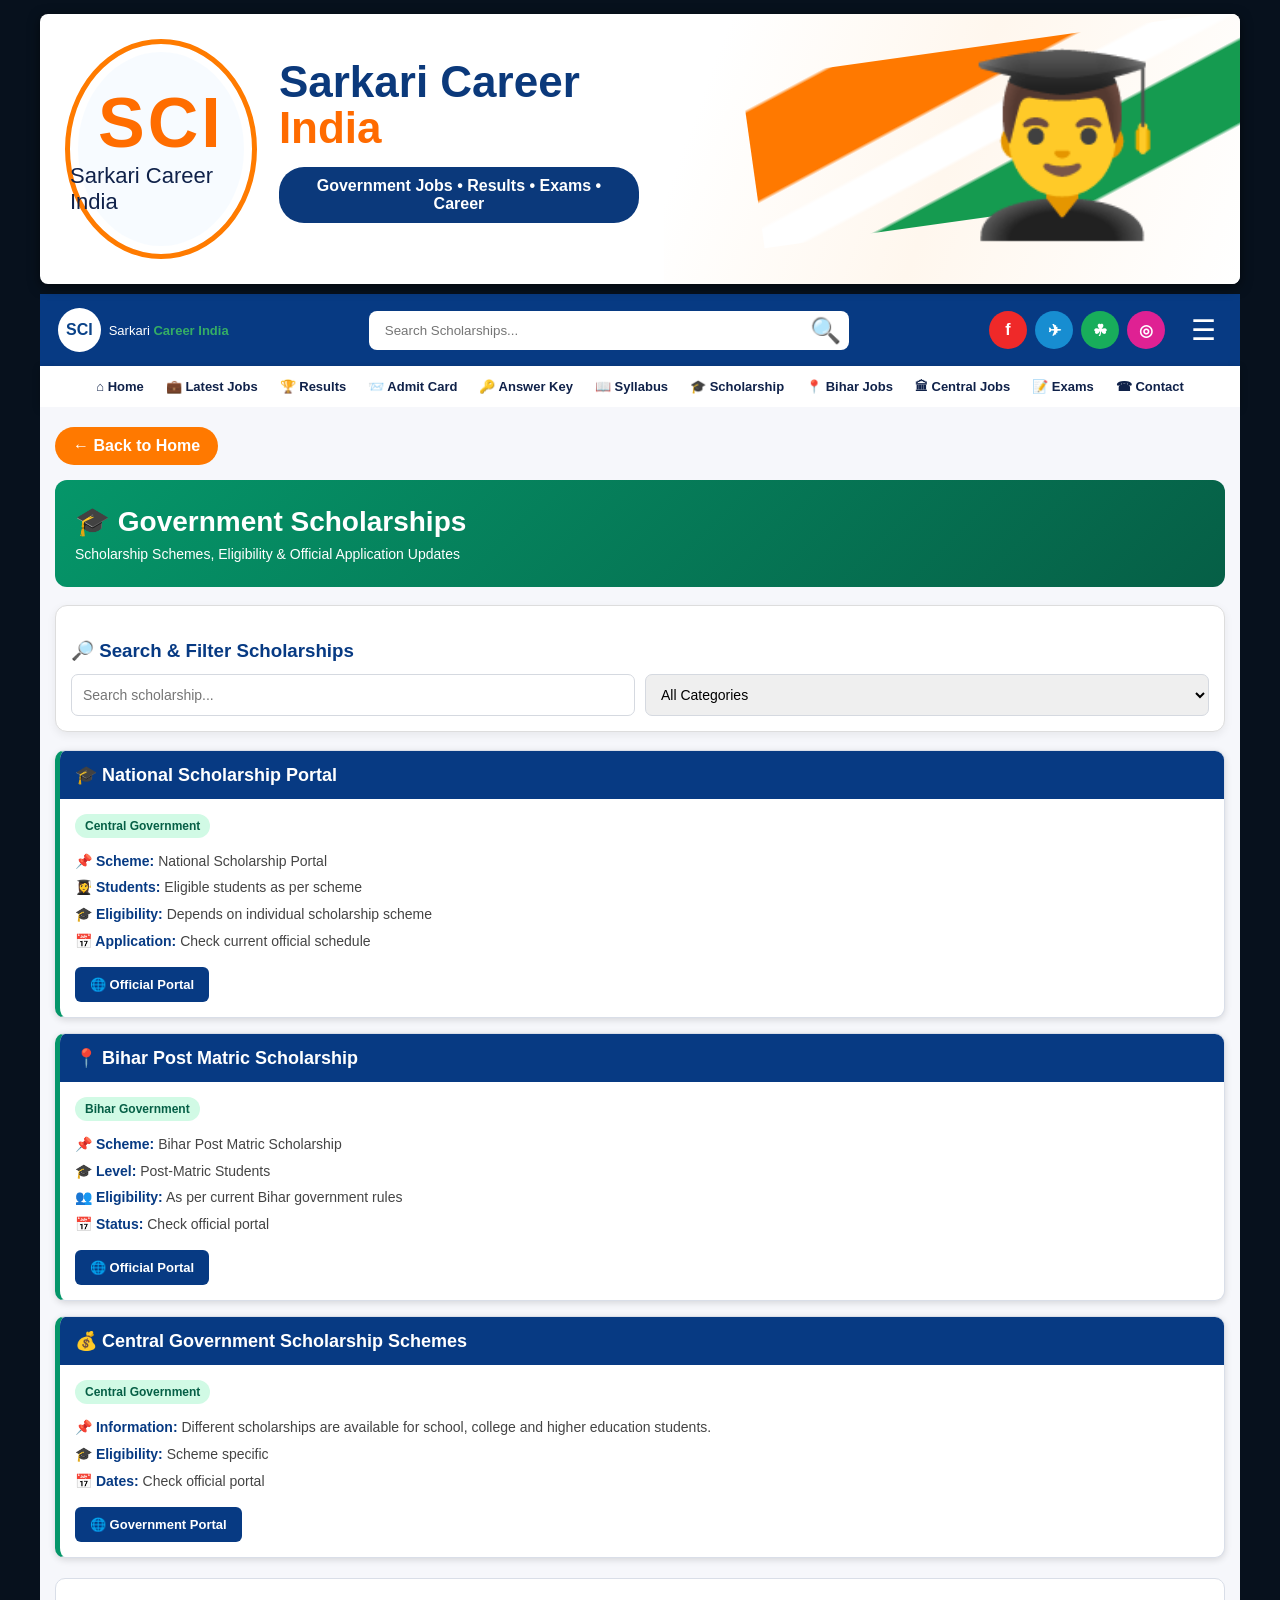
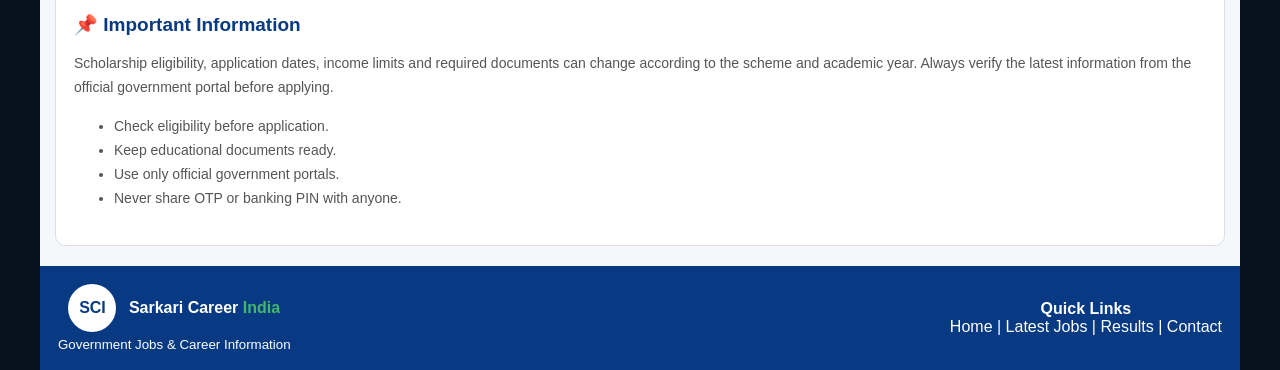
<file: scholarship.html>
<!DOCTYPE html>
<html lang="en">
<head>
<meta charset="UTF-8">
<meta name="viewport" content="width=device-width, initial-scale=1.0">

<title>Scholarships - Sarkari Career India</title>

<link rel="stylesheet" href="style.css">

<style>

.scholarship-page{
  width:min(100%,1200px);
  margin:auto;
  padding:20px 15px;
  background:#f6f7fb;
}

.scholarship-heading{
  background:linear-gradient(135deg,#059669,#065f46);
  color:white;
  padding:25px 20px;
  border-radius:12px;
  margin-bottom:18px;
}

.scholarship-heading h1{
  margin:0;
  font-size:28px;
}

.scholarship-heading p{
  margin:8px 0 0;
  font-size:14px;
}

.back-btn{
  display:inline-block;
  background:#ff7900;
  color:white;
  text-decoration:none;
  padding:10px 18px;
  border-radius:20px;
  font-weight:bold;
  margin-bottom:15px;
}

.scholarship-filters{
  background:white;
  padding:15px;
  border-radius:12px;
  border:1px solid #ddd;
  box-shadow:0 3px 10px #0001;
  margin-bottom:18px;
}

.scholarship-filters h3{
  color:#073a83;
  margin-bottom:12px;
}

.filter-row{
  display:flex;
  gap:10px;
  flex-wrap:wrap;
}

.filter-row input,
.filter-row select{
  flex:1;
  min-width:200px;
  padding:11px;
  border:1px solid #d5d9e0;
  border-radius:7px;
  font-size:14px;
}

.scholarship-card{
  background:white;
  border:1px solid #d9dee8;
  border-left:5px solid #059669;
  border-radius:10px;
  margin-bottom:15px;
  overflow:hidden;
  box-shadow:0 2px 7px #0002;
}

.scholarship-title{
  background:#073a83;
  color:white;
  padding:13px 15px;
  font-size:18px;
  font-weight:bold;
}

.scholarship-content{
  padding:15px;
}

.badge{
  display:inline-block;
  background:#d1fae5;
  color:#065f46;
  padding:5px 10px;
  border-radius:20px;
  font-size:12px;
  font-weight:bold;
  margin-bottom:10px;
}

.scholarship-info{
  color:#444;
  font-size:14px;
  line-height:1.9;
}

.scholarship-info strong{
  color:#073a83;
}

.buttons{
  display:flex;
  gap:8px;
  flex-wrap:wrap;
  margin-top:13px;
}

.btn{
  display:inline-block;
  padding:10px 15px;
  border-radius:6px;
  color:white;
  text-decoration:none;
  font-size:13px;
  font-weight:bold;
}

.details-btn{
  background:#10954e;
}

.official-btn{
  background:#073a83;
}

.no-result{
  display:none;
  background:white;
  text-align:center;
  padding:30px;
  border-radius:10px;
  border:1px solid #ddd;
  color:#666;
}

.important-info{
  background:white;
  padding:18px;
  border-radius:10px;
  border:1px solid #d9dee8;
  margin-top:20px;
}

.important-info h2{
  color:#073a83;
  font-size:19px;
}

.important-info p,
.important-info li{
  font-size:14px;
  line-height:1.7;
  color:#555;
}

@media(max-width:600px){

  .scholarship-page{
    padding:12px 10px;
  }

  .scholarship-heading h1{
    font-size:23px;
  }

  .filter-row{
    flex-direction:column;
  }

  .filter-row input,
  .filter-row select{
    width:100%;
    min-width:100%;
  }

  .scholarship-title{
    font-size:16px;
  }

}

</style>
</head>

<body>

<header class="top-header">

<div class="brand">

<div class="logo-circle">

<div class="logo-main">SCI</div>

<div class="logo-small">
Sarkari Career India
</div>

</div>

<div>

<h1>
Sarkari
<span>Career</span>
<b>India</b>
</h1>

<p>
Government Jobs • Results • Exams • Career
</p>

</div>

</div>

<div class="hero-art">
<div class="tricolor"></div>
<div class="person">👨‍🎓</div>
</div>

</header>


<div class="nav-wrap">

<div class="nav-main">

<div class="mini-brand">

<strong>SCI</strong>

<span>
Sarkari <b>Career India</b>
</span>

</div>

<div class="search">

<input
type="text"
id="siteSearch"
placeholder="Search Scholarships..."
>

<button onclick="siteSearch()">🔍</button>

</div>

<div class="socials">

<a href="#" title="Facebook">f</a>
<a href="#" title="Telegram">✈</a>
<a href="#" title="WhatsApp">☘</a>
<a href="#" title="Instagram">◎</a>

</div>

<button
class="hamburger"
onclick="toggleMenu()"
>
☰
</button>

</div>


<nav id="navMenu">

<a href="index.html">⌂ Home</a>
<a href="jobs.html">💼 Latest Jobs</a>
<a href="results.html">🏆 Results</a>
<a href="admit-card.html">📨 Admit Card</a>
<a href="answer-key.html">🔑 Answer Key</a>
<a href="syllabus.html">📖 Syllabus</a>
<a href="scholarship.html">🎓 Scholarship</a>
<a href="bihar-jobs.html">📍 Bihar Jobs</a>
<a href="central-jobs.html">🏛 Central Jobs</a>
<a href="exams.html">📝 Exams</a>
<a href="contact.html">☎ Contact</a>

</nav>

</div>


<main class="scholarship-page">

<a href="index.html" class="back-btn">
← Back to Home
</a>


<section class="scholarship-heading">

<h1>
🎓 Government Scholarships
</h1>

<p>
Scholarship Schemes, Eligibility & Official Application Updates
</p>

</section>


<section class="scholarship-filters">

<h3>
🔎 Search & Filter Scholarships
</h3>

<div class="filter-row">

<input
type="text"
id="scholarshipSearch"
placeholder="Search scholarship..."
onkeyup="filterScholarships()"
>

<select
id="categoryFilter"
onchange="filterScholarships()"
>

<option value="all">
All Categories
</option>

<option value="central">
🏛 Central Government
</option>

<option value="bihar">
📍 Bihar Government
</option>

</select>

</div>

</section>


<!-- SCHOLARSHIP 1 -->

<article
class="scholarship-card"
data-category="central"
>

<div class="scholarship-title">
🎓 National Scholarship Portal
</div>

<div class="scholarship-content">

<span class="badge">
Central Government
</span>

<div class="scholarship-info">

<strong>📌 Scheme:</strong>
National Scholarship Portal
<br>

<strong>👩‍🎓 Students:</strong>
Eligible students as per scheme
<br>

<strong>🎓 Eligibility:</strong>
Depends on individual scholarship scheme
<br>

<strong>📅 Application:</strong>
Check current official schedule

</div>

<div class="buttons">

<a
href="https://scholarships.gov.in/"
target="_blank"
rel="noopener noreferrer"
class="btn official-btn"
>
🌐 Official Portal
</a>

</div>

</div>

</article>


<!-- SCHOLARSHIP 2 -->

<article
class="scholarship-card"
data-category="bihar"
>

<div class="scholarship-title">
📍 Bihar Post Matric Scholarship
</div>

<div class="scholarship-content">

<span class="badge">
Bihar Government
</span>

<div class="scholarship-info">

<strong>📌 Scheme:</strong>
Bihar Post Matric Scholarship
<br>

<strong>🎓 Level:</strong>
Post-Matric Students
<br>

<strong>👥 Eligibility:</strong>
As per current Bihar government rules
<br>

<strong>📅 Status:</strong>
Check official portal

</div>

<div class="buttons">

<a
href="https://pmsonline.bih.nic.in/"
target="_blank"
rel="noopener noreferrer"
class="btn official-btn"
>
🌐 Official Portal
</a>

</div>

</div>

</article>


<!-- SCHOLARSHIP 3 -->

<article
class="scholarship-card"
data-category="central"
>

<div class="scholarship-title">
💰 Central Government Scholarship Schemes
</div>

<div class="scholarship-content">

<span class="badge">
Central Government
</span>

<div class="scholarship-info">

<strong>📌 Information:</strong>
Different scholarships are available for
school, college and higher education students.
<br>

<strong>🎓 Eligibility:</strong>
Scheme specific
<br>

<strong>📅 Dates:</strong>
Check official portal

</div>

<div class="buttons">

<a
href="https://www.india.gov.in/"
target="_blank"
rel="noopener noreferrer"
class="btn official-btn"
>
🌐 Government Portal
</a>

</div>

</div>

</article>


<div
id="noResult"
class="no-result"
>

<h3>
😔 No Scholarship Found
</h3>

<p>
Please try another keyword or category.
</p>

</div>


<section class="important-info">

<h2>
📌 Important Information
</h2>

<p>
Scholarship eligibility, application dates, income limits
and required documents can change according to the scheme
and academic year. Always verify the latest information
from the official government portal before applying.
</p>

<ul>

<li>
Check eligibility before application.
</li>

<li>
Keep educational documents ready.
</li>

<li>
Use only official government portals.
</li>

<li>
Never share OTP or banking PIN with anyone.
</li>

</ul>

</section>

</main>


<footer id="contact">

<div>

<span class="footer-logo">
SCI
</span>

<strong>
Sarkari Career
<span>India</span>
</strong>

<small>
Government Jobs & Career Information
</small>

</div>

<div>

<strong>
Quick Links
</strong>

<br>

<a href="index.html">Home</a> |
<a href="jobs.html">Latest Jobs</a> |
<a href="results.html">Results</a> |
<a href="contact.html">Contact</a>

</div>

</footer>


<script>

function toggleMenu(){

document
.getElementById("navMenu")
.classList
.toggle("open");

}


function filterScholarships(){

let search =
document
.getElementById("scholarshipSearch")
.value
.toLowerCase()
.trim();

let category =
document
.getElementById("categoryFilter")
.value;

let cards =
document.querySelectorAll(
".scholarship-card"
);

let visible = 0;

cards.forEach(function(card){

let text =
card.innerText.toLowerCase();

let cardCategory =
card.getAttribute("data-category");

let searchMatch =
text.includes(search);

let categoryMatch =
category === "all" ||
cardCategory === category;

if(searchMatch && categoryMatch){

card.style.display="block";
visible++;

}else{

card.style.display="none";

}

});

document
.getElementById("noResult")
.style.display =
visible === 0 ? "block" : "none";

}


function siteSearch(){

let query =
document
.getElementById("siteSearch")
.value
.trim();

if(query === ""){

alert(
"Please enter a scholarship name to search."
);

return;

}

document
.getElementById("scholarshipSearch")
.value=query;

filterScholarships();

document
.querySelector(".scholarship-filters")
.scrollIntoView({
behavior:"smooth"
});

}

</script>

</body>
</html>
</file>
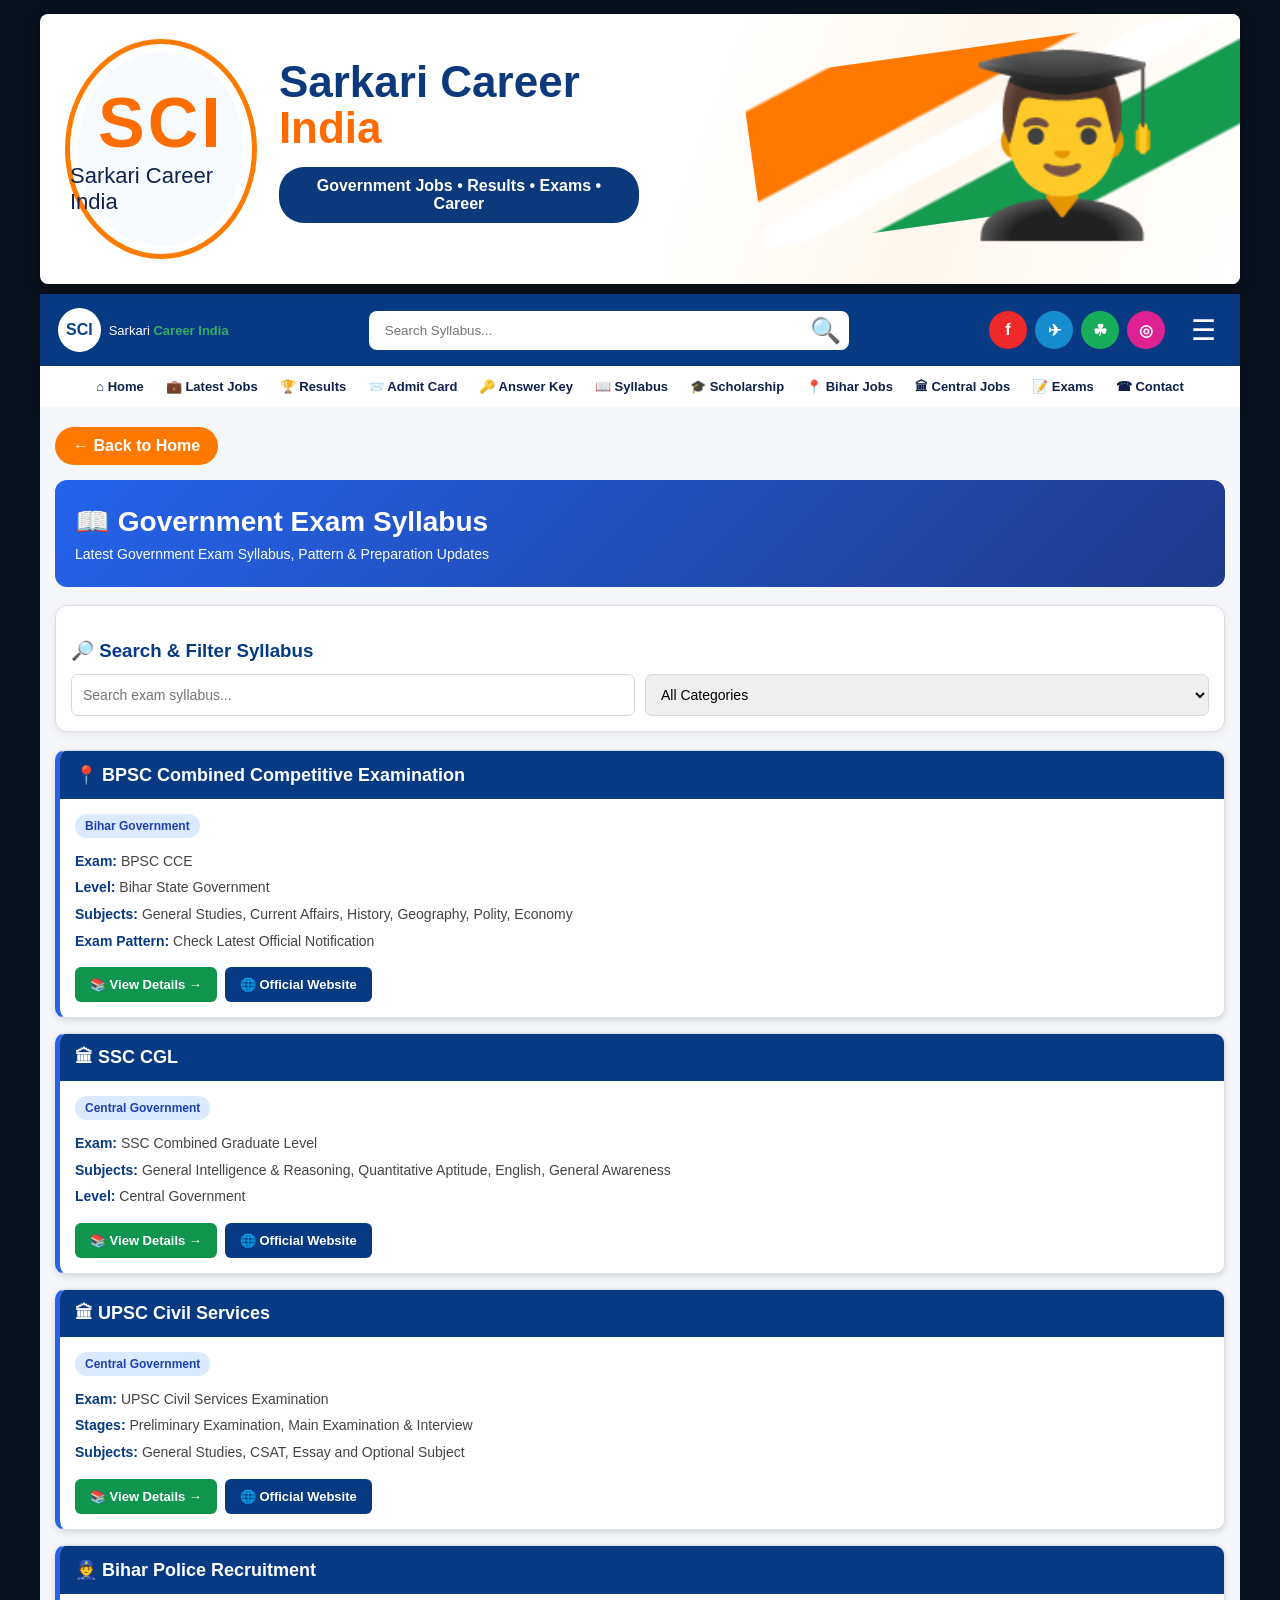
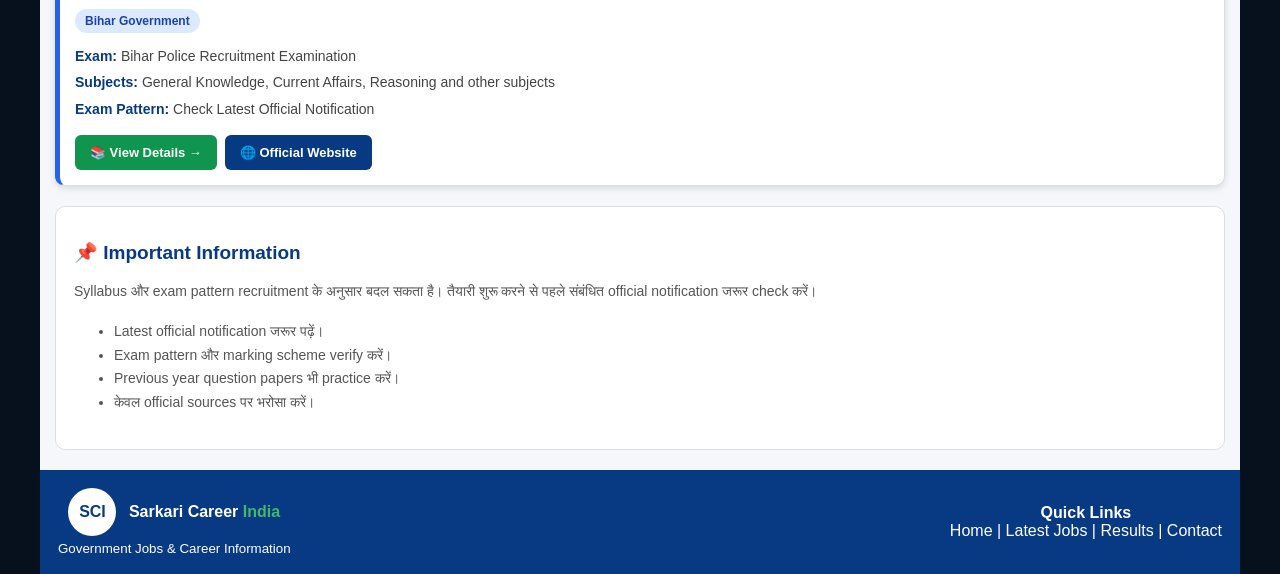
<file: syllabus.html>
<!DOCTYPE html>
<html lang="en">

<head>
  <meta charset="UTF-8">

  <meta name="viewport"
        content="width=device-width, initial-scale=1.0">

  <title>Sarkari Exam Syllabus - Sarkari Career India</title>

  <link rel="stylesheet" href="style.css">

  <style>

    .syllabus-page {
      width: min(100%, 1200px);
      margin: auto;
      padding: 20px 15px;
      background: #f6f7fb;
    }

    .syllabus-heading {
      background: linear-gradient(135deg, #2563eb, #1e3a8a);
      color: white;
      padding: 25px 20px;
      border-radius: 12px;
      margin-bottom: 18px;
    }

    .syllabus-heading h1 {
      margin: 0;
      font-size: 28px;
    }

    .syllabus-heading p {
      margin: 8px 0 0;
      font-size: 14px;
    }

    .back-btn {
      display: inline-block;
      background: #ff7900;
      color: white;
      text-decoration: none;
      padding: 10px 18px;
      border-radius: 20px;
      font-weight: bold;
      margin-bottom: 15px;
    }

    .filters {
      background: white;
      padding: 15px;
      border-radius: 12px;
      border: 1px solid #ddd;
      margin-bottom: 18px;
      box-shadow: 0 3px 10px #0001;
    }

    .filters h3 {
      color: #073a83;
      margin-bottom: 12px;
    }

    .filter-row {
      display: flex;
      gap: 10px;
      flex-wrap: wrap;
    }

    .filter-row input,
    .filter-row select {
      flex: 1;
      min-width: 200px;
      padding: 11px;
      border: 1px solid #d5d9e0;
      border-radius: 7px;
      font-size: 14px;
    }

    .syllabus-card {
      background: white;
      border: 1px solid #d9dee8;
      border-left: 5px solid #2563eb;
      border-radius: 10px;
      margin-bottom: 15px;
      overflow: hidden;
      box-shadow: 0 2px 7px #0002;
    }

    .syllabus-title {
      background: #073a83;
      color: white;
      padding: 13px 15px;
      font-size: 18px;
      font-weight: bold;
    }

    .syllabus-content {
      padding: 15px;
    }

    .badge {
      display: inline-block;
      background: #dbeafe;
      color: #1e40af;
      padding: 5px 10px;
      border-radius: 20px;
      font-size: 12px;
      font-weight: bold;
      margin-bottom: 10px;
    }

    .syllabus-info {
      color: #444;
      font-size: 14px;
      line-height: 1.9;
    }

    .syllabus-info strong {
      color: #073a83;
    }

    .buttons {
      display: flex;
      gap: 8px;
      flex-wrap: wrap;
      margin-top: 13px;
    }

    .btn {
      display: inline-block;
      padding: 10px 15px;
      border-radius: 6px;
      color: white;
      text-decoration: none;
      font-size: 13px;
      font-weight: bold;
    }

    .details-btn {
      background: #10954e;
    }

    .official-btn {
      background: #073a83;
    }

    .no-result {
      display: none;
      background: white;
      text-align: center;
      padding: 30px;
      border-radius: 10px;
      border: 1px solid #ddd;
      color: #666;
    }

    .important-info {
      background: white;
      padding: 18px;
      border-radius: 10px;
      border: 1px solid #d9dee8;
      margin-top: 20px;
    }

    .important-info h2 {
      color: #073a83;
      font-size: 19px;
    }

    .important-info p,
    .important-info li {
      font-size: 14px;
      line-height: 1.7;
      color: #555;
    }

    @media(max-width:600px) {

      .syllabus-page {
        padding: 12px 10px;
      }

      .syllabus-heading h1 {
        font-size: 23px;
      }

      .filter-row {
        flex-direction: column;
      }

      .filter-row input,
      .filter-row select {
        width: 100%;
        min-width: 100%;
      }

      .syllabus-title {
        font-size: 16px;
      }
    }

  </style>
</head>


<body>


<header class="top-header">

  <div class="brand">

    <div class="logo-circle">

      <div class="logo-main">
        SCI
      </div>

      <div class="logo-small">
        Sarkari Career India
      </div>

    </div>

    <div>

      <h1>
        Sarkari
        <span>Career</span>
        <b>India</b>
      </h1>

      <p>
        Government Jobs • Results • Exams • Career
      </p>

    </div>

  </div>

  <div class="hero-art">
    <div class="tricolor"></div>
    <div class="person">👨‍🎓</div>
  </div>

</header>


<div class="nav-wrap">

  <div class="nav-main">

    <div class="mini-brand">

      <strong>SCI</strong>

      <span>
        Sarkari <b>Career India</b>
      </span>

    </div>


    <div class="search">

      <input
        type="text"
        id="siteSearch"
        placeholder="Search Syllabus..."
      >

      <button onclick="siteSearch()">
        🔍
      </button>

    </div>


    <div class="socials">

      <a href="#" title="Facebook">f</a>
      <a href="#" title="Telegram">✈</a>
      <a href="#" title="WhatsApp">☘</a>
      <a href="#" title="Instagram">◎</a>

    </div>


    <button
      class="hamburger"
      onclick="toggleMenu()">
      ☰
    </button>

  </div>


  <nav id="navMenu">

    <a href="index.html">⌂ Home</a>
    <a href="jobs.html">💼 Latest Jobs</a>
    <a href="results.html">🏆 Results</a>
    <a href="admit-card.html">📨 Admit Card</a>
    <a href="answer-key.html">🔑 Answer Key</a>
    <a href="syllabus.html">📖 Syllabus</a>
    <a href="scholarship.html">🎓 Scholarship</a>
    <a href="bihar-jobs.html">📍 Bihar Jobs</a>
    <a href="central-jobs.html">🏛 Central Jobs</a>
    <a href="exams.html">📝 Exams</a>
    <a href="contact.html">☎ Contact</a>

  </nav>

</div>


<main class="syllabus-page">


  <a href="index.html" class="back-btn">
    ← Back to Home
  </a>


  <section class="syllabus-heading">

    <h1>
      📖 Government Exam Syllabus
    </h1>

    <p>
      Latest Government Exam Syllabus, Pattern & Preparation Updates
    </p>

  </section>


  <section class="filters">

    <h3>
      🔎 Search & Filter Syllabus
    </h3>

    <div class="filter-row">

      <input
        type="text"
        id="syllabusSearch"
        placeholder="Search exam syllabus..."
        onkeyup="filterSyllabus()"
      >

      <select
        id="categoryFilter"
        onchange="filterSyllabus()"
      >

        <option value="all">
          All Categories
        </option>

        <option value="bihar">
          📍 Bihar Government
        </option>

        <option value="central">
          🏛 Central Government
        </option>

      </select>

    </div>

  </section>


  <!-- BPSC -->

  <article
    class="syllabus-card"
    data-category="bihar"
  >

    <div class="syllabus-title">
      📍 BPSC Combined Competitive Examination
    </div>

    <div class="syllabus-content">

      <span class="badge">
        Bihar Government
      </span>

      <div class="syllabus-info">

        <strong>Exam:</strong>
        BPSC CCE
        <br>

        <strong>Level:</strong>
        Bihar State Government
        <br>

        <strong>Subjects:</strong>
        General Studies, Current Affairs,
        History, Geography, Polity, Economy
        <br>

        <strong>Exam Pattern:</strong>
        Check Latest Official Notification

      </div>

      <div class="buttons">

        <a
          href="bihar-jobs.html"
          class="btn details-btn"
        >
          📚 View Details →
        </a>

        <a
          href="https://www.bpsc.bih.nic.in/"
          target="_blank"
          rel="noopener noreferrer"
          class="btn official-btn"
        >
          🌐 Official Website
        </a>

      </div>

    </div>

  </article>


  <!-- SSC -->

  <article
    class="syllabus-card"
    data-category="central"
  >

    <div class="syllabus-title">
      🏛 SSC CGL
    </div>

    <div class="syllabus-content">

      <span class="badge">
        Central Government
      </span>

      <div class="syllabus-info">

        <strong>Exam:</strong>
        SSC Combined Graduate Level
        <br>

        <strong>Subjects:</strong>
        General Intelligence & Reasoning,
        Quantitative Aptitude,
        English, General Awareness
        <br>

        <strong>Level:</strong>
        Central Government

      </div>

      <div class="buttons">

        <a
          href="central-jobs.html"
          class="btn details-btn"
        >
          📚 View Details →
        </a>

        <a
          href="https://ssc.gov.in/"
          target="_blank"
          rel="noopener noreferrer"
          class="btn official-btn"
        >
          🌐 Official Website
        </a>

      </div>

    </div>

  </article>


  <!-- UPSC -->

  <article
    class="syllabus-card"
    data-category="central"
  >

    <div class="syllabus-title">
      🏛 UPSC Civil Services
    </div>

    <div class="syllabus-content">

      <span class="badge">
        Central Government
      </span>

      <div class="syllabus-info">

        <strong>Exam:</strong>
        UPSC Civil Services Examination
        <br>

        <strong>Stages:</strong>
        Preliminary Examination,
        Main Examination & Interview
        <br>

        <strong>Subjects:</strong>
        General Studies, CSAT,
        Essay and Optional Subject

      </div>

      <div class="buttons">

        <a
          href="central-jobs.html"
          class="btn details-btn"
        >
          📚 View Details →
        </a>

        <a
          href="https://upsc.gov.in/"
          target="_blank"
          rel="noopener noreferrer"
          class="btn official-btn"
        >
          🌐 Official Website
        </a>

      </div>

    </div>

  </article>


  <!-- Bihar Police -->

  <article
    class="syllabus-card"
    data-category="bihar"
  >

    <div class="syllabus-title">
      👮 Bihar Police Recruitment
    </div>

    <div class="syllabus-content">

      <span class="badge">
        Bihar Government
      </span>

      <div class="syllabus-info">

        <strong>Exam:</strong>
        Bihar Police Recruitment Examination
        <br>

        <strong>Subjects:</strong>
        General Knowledge,
        Current Affairs,
        Reasoning and other subjects
        <br>

        <strong>Exam Pattern:</strong>
        Check Latest Official Notification

      </div>

      <div class="buttons">

        <a
          href="bihar-jobs.html"
          class="btn details-btn"
        >
          📚 View Details →
        </a>

        <a
          href="https://csbc.bihar.gov.in/"
          target="_blank"
          rel="noopener noreferrer"
          class="btn official-btn"
        >
          🌐 Official Website
        </a>

      </div>

    </div>

  </article>


  <div
    id="noResult"
    class="no-result"
  >

    <h3>
      😔 No Syllabus Found
    </h3>

    <p>
      Please try another exam name or category.
    </p>

  </div>


  <section class="important-info">

    <h2>
      📌 Important Information
    </h2>

    <p>
      Syllabus और exam pattern recruitment के अनुसार बदल सकता है।
      तैयारी शुरू करने से पहले संबंधित official notification
      जरूर check करें।
    </p>

    <ul>

      <li>
        Latest official notification जरूर पढ़ें।
      </li>

      <li>
        Exam pattern और marking scheme verify करें।
      </li>

      <li>
        Previous year question papers भी practice करें।
      </li>

      <li>
        केवल official sources पर भरोसा करें।
      </li>

    </ul>

  </section>


</main>


<footer id="contact">

  <div>

    <span class="footer-logo">
      SCI
    </span>

    <strong>
      Sarkari Career
      <span>India</span>
    </strong>

    <small>
      Government Jobs & Career Information
    </small>

  </div>


  <div>

    <strong>
      Quick Links
    </strong>

    <br>

    <a href="index.html">Home</a> |
    <a href="jobs.html">Latest Jobs</a> |
    <a href="results.html">Results</a> |
    <a href="contact.html">Contact</a>

  </div>

</footer>


<script>

function toggleMenu() {

  document
    .getElementById("navMenu")
    .classList
    .toggle("open");

}


function filterSyllabus() {

  let search =
    document
      .getElementById("syllabusSearch")
      .value
      .toLowerCase()
      .trim();

  let category =
    document
      .getElementById("categoryFilter")
      .value;

  let cards =
    document.querySelectorAll(".syllabus-card");

  let visible = 0;

  cards.forEach(function(card) {

    let text =
      card.innerText.toLowerCase();

    let cardCategory =
      card.getAttribute("data-category");

    let searchMatch =
      text.includes(search);

    let categoryMatch =
      category === "all" ||
      cardCategory === category;

    if (searchMatch && categoryMatch) {

      card.style.display = "block";
      visible++;

    } else {

      card.style.display = "none";

    }

  });

  let noResult =
    document.getElementById("noResult");

  noResult.style.display =
    visible === 0 ? "block" : "none";

}


function siteSearch() {

  let query =
    document
      .getElementById("siteSearch")
      .value
      .trim();

  if (query === "") {

    alert("Please enter an exam name to search.");

    return;

  }

  document
    .getElementById("syllabusSearch")
    .value = query;

  filterSyllabus();

  document
    .querySelector(".filters")
    .scrollIntoView({
      behavior: "smooth"
    });

}

</script>


</body>
</html>
</file>
<file: style.css>
*{box-sizing:border-box}html{scroll-behavior:smooth}body{margin:0;font-family:Arial,Helvetica,sans-serif;background:#07111d;color:#10224a}a{text-decoration:none;color:inherit;cursor:pointer}.top-header{width:min(100%,1200px);margin:14px auto 10px;background:#fff;border-radius:8px;min-height:255px;display:flex;overflow:hidden;position:relative;box-shadow:0 3px 12px #0008}.brand{width:52%;display:flex;align-items:center;gap:22px;padding:25px}.logo-circle{width:220px;height:220px;border:5px solid #ff7b00;border-radius:50%;display:flex;flex-direction:column;align-items:center;justify-content:center;background:#f7fbff;box-shadow:inset 0 0 0 8px #fff}.logo-main{font-size:70px;font-weight:900;color:#ff6d00;letter-spacing:3px}.logo-small{font-size:22px}.brand h1{font-size:44px;margin:0;line-height:1.05;color:#0b397b}.brand h1 span{color:#0b397b}.brand h1 b{color:#ff6b00}.brand h1 i{color:#12974d;font-style:normal}.brand p{background:#0b397b;color:white;padding:10px 18px;border-radius:25px;font-weight:bold;text-align:center}.hero-art{flex:1;position:relative;background:linear-gradient(110deg,#fff 10%,#fff7ee 50%,#fff 100%);overflow:hidden}.tricolor{position:absolute;width:100%;height:170px;right:-15%;top:25px;background:linear-gradient(160deg,transparent 8%,#ff7900 9% 32%,transparent 33% 39%,#fff 40% 48%,transparent 49% 55%,#159b50 56% 76%,transparent 77%);transform:rotate(-8deg)}.person{position:absolute;right:12%;top:28px;font-size:175px}.nav-wrap{width:min(100%,1200px);margin:auto}.nav-main{background:#073a83;color:#fff;min-height:72px;display:flex;align-items:center;gap:20px;padding:8px 18px}.mini-brand{display:flex;align-items:center;gap:8px;font-size:13px;white-space:nowrap}.mini-brand strong{background:#fff;color:#0a4288;border-radius:50%;padding:13px 8px;font-size:16px}.mini-brand b{color:#35ad65}.search{display:flex;flex:1;max-width:480px;margin:auto}.search input{width:100%;padding:12px 16px;border:0;border-radius:8px 0 0 8px}.search button{width:50px;border:0;background:#fff;color:#073a83;font-size:25px;border-radius:0 8px 8px 0}.socials{display:flex;gap:8px;align-items:center}.socials a{width:38px;height:38px;border-radius:50%;display:grid;place-items:center;background:#ef2929;font-weight:bold}.socials a:nth-child(2){background:#178dd1}.socials a:nth-child(3){background:#18ad5b}.socials a:nth-child(4){background:#df2193}.hamburger{background:none;border:0;color:#fff;font-size:28px}nav{display:flex;justify-content:center;gap:0;background:#fff;box-shadow:0 2px 8px #0003}nav a{padding:13px 11px;font-size:13px;font-weight:bold}nav a:hover{background:#ff7a00;color:#fff}main{width:min(100%,1200px);margin:auto;background:#f6f7fb;padding:10px}.welcome{display:flex;min-height:260px;border-radius:10px;background:linear-gradient(110deg,#fff 10%,#e8edf7 55%,#fff 100%);overflow:hidden;position:relative}.welcome-copy{padding:25px 20px;flex:1;z-index:1}.welcome h2{margin:0;font-size:33px}.welcome h2 span{color:#ff6b00}.welcome h2 em{color:#159b50;font-style:normal}.welcome h3{font-size:21px;margin:7px 0}.ticks{display:flex;gap:25px;flex-wrap:wrap;background:#c8f3d5;border-radius:8px;padding:9px}.quote{font-weight:bold;font-style:italic}.green-btn{border:0;background:#10954e;color:#fff;padding:11px 25px;border-radius:22px;font-weight:bold}.welcome-art{width:43%;position:relative;background:linear-gradient(145deg,#fff,#f1f1f1)}.wheel{position:absolute;left:35%;top:28px;font-size:75px;color:#073a83}.future-note{position:absolute;right:18%;top:50px;background:#fff5aa;padding:15px 18px;transform:rotate(-4deg);font-size:18px;font-weight:900;box-shadow:0 4px 8px #0003}.books{position:absolute;right:8%;bottom:10px;font-size:95px}.quick-grid{display:grid;grid-template-columns:repeat(10,1fr);gap:8px;margin:10px 0}.quick-grid a{background:#fff;border:1px solid #d5dbe4;border-radius:10px;min-height:88px;padding:10px 4px;text-align:center;font-size:30px;box-shadow:0 2px 4px #0002}.quick-grid span{display:block;font-size:12px;font-weight:bold;margin-top:5px}.quick-grid a:nth-child(1){color:#1681cf}.quick-grid a:nth-child(2){color:#f57900}.quick-grid a:nth-child(3){color:#7039c6}.quick-grid a:nth-child(4){color:#159b50}.quick-grid a:nth-child(5){color:#e21a89}.quick-grid a:nth-child(6){color:#e8a700}.quick-grid a:nth-child(7){color:#1d91a5}.quick-grid a:nth-child(8){color:#e82931}.quick-grid a:nth-child(9){color:#123f7e}.quick-grid a:nth-child(10){color:#159b50}.content-grid{display:grid;grid-template-columns:2fr 1.1fr .9fr;gap:10px}.panel{background:#fff;border:1px solid #d9dee8;border-radius:9px;overflow:hidden}.panel-title{color:#fff;padding:10px 14px;font-size:17px;font-weight:bold}.panel-title a{float:right;font-size:12px}.red{background:#d91f3e}.blue{background:#073a83}.pink{background:#ef4ba7}.pale{background:#eef2f8;color:#123d78;margin-top:12px}.updates article{display:flex;align-items:center;gap:10px;padding:8px 12px;border-bottom:1px solid #e3e6eb}.updates time{background:#10954e;color:#fff;border-radius:7px;padding:7px 9px;text-align:center;font-weight:bold;min-width:52px}.updates article:nth-of-type(2) time{background:#ff7900}.updates article:nth-of-type(3) time{background:#1165bb}.updates article:nth-of-type(4) time{background:#e71b62}.updates article:nth-of-type(5) time{background:#7137cf}.updates small{font-size:11px}.updates strong{font-size:13px}.updates p{margin:3px 0 0;font-size:11px;color:#35516f}.new{margin-left:auto;background:#f02232;color:#fff;border-radius:10px;padding:3px 8px;font-size:9px}.categories a{display:block;margin:8px 10px;padding:9px 12px;border-radius:6px;color:#fff;font-weight:bold;font-size:13px;background:#073a83}.categories a:nth-child(3){background:#129b4e}.categories a:nth-child(4){background:#7137cf}.categories a:nth-child(5){background:#d91f3e}.categories a:nth-child(6){background:#159b50}.categories a:nth-child(7){background:#ff7900}.categories a:nth-child(8){background:#e71b62}.categories a:nth-child(9){background:#1684a3}.community{text-align:center}.community p{font-size:12px}.community a{display:block;color:#fff;margin:7px 10px;padding:10px;border-radius:7px;font-weight:bold;font-size:12px}.wa{background:#0aa653}.tg{background:#1596d1}.yt{background:#ed1e2b}.ig{background:#c01987}.community ul{text-align:left;font-size:12px;line-height:1.9;margin:8px 18px;padding-left:15px}.exam-strip{padding:10px}.exam-strip h3{margin:0 0 7px}.exam-strip span{display:inline-block;color:#fff;background:#0b428c;border-radius:5px;padding:8px 7px;margin:3px;font-size:10px;font-weight:bold}.exam-strip span:nth-child(3n){background:#ff6d00}.exam-strip span:nth-child(4n){background:#159b50}footer{width:min(100%,1200px);margin:auto;background:#073a83;color:#fff;padding:18px;display:flex;justify-content:space-between;align-items:center;gap:20px;text-align:center}.footer-logo{display:inline-grid;place-items:center;width:48px;height:48px;background:#fff;color:#073a83;border-radius:50%;font-weight:900}.footer-logo+strong{margin-left:8px}.footer-logo+strong span{color:#43b76c}.footer-logo~small{display:block;margin-top:5px}.toast{position:fixed;left:50%;bottom:25px;transform:translateX(-50%) translateY(100px);background:#10224a;color:#fff;padding:12px 20px;border-radius:25px;opacity:0;transition:.3s;z-index:10}.toast.show{opacity:1;transform:translateX(-50%) translateY(0)}@media(max-width:900px){.top-header{min-height:190px}.logo-circle{width:150px;height:150px}.logo-main{font-size:48px}.brand h1{font-size:28px}.brand p{font-size:11px}.quick-grid{grid-template-columns:repeat(5,1fr)}.content-grid{grid-template-columns:1.5fr 1fr}.community{grid-column:1/-1;display:grid;grid-template-columns:repeat(4,1fr);align-items:start}.community .panel-title,.community p{grid-column:1/-1}.community .pale{grid-column:1/-1}.community ul{grid-column:1/-1}nav{overflow:auto;justify-content:flex-start;white-space:nowrap}}@media(max-width:600px){.top-header{display:none}.nav-main{flex-wrap:wrap}.search{order:3;flex-basis:100%}.socials a{display:none}nav{display:none}nav.open{display:flex}.welcome{min-height:430px}.welcome-copy{padding:20px 12px}.welcome h2{font-size:28px}.welcome h3{font-size:17px}.welcome-art{position:absolute;right:0;bottom:0;width:50%;height:180px;opacity:.8}.quick-grid{grid-template-columns:repeat(5,1fr);gap:5px}.quick-grid a{min-height:78px;font-size:23px}.quick-grid span{font-size:9px}.content-grid{grid-template-columns:1fr}.categories,.community{grid-column:auto}.community{display:block}footer{flex-direction:column;font-size:12px}.updates strong{font-size:11px}.updates p{font-size:9px}.new{display:none}}\n
</file>
